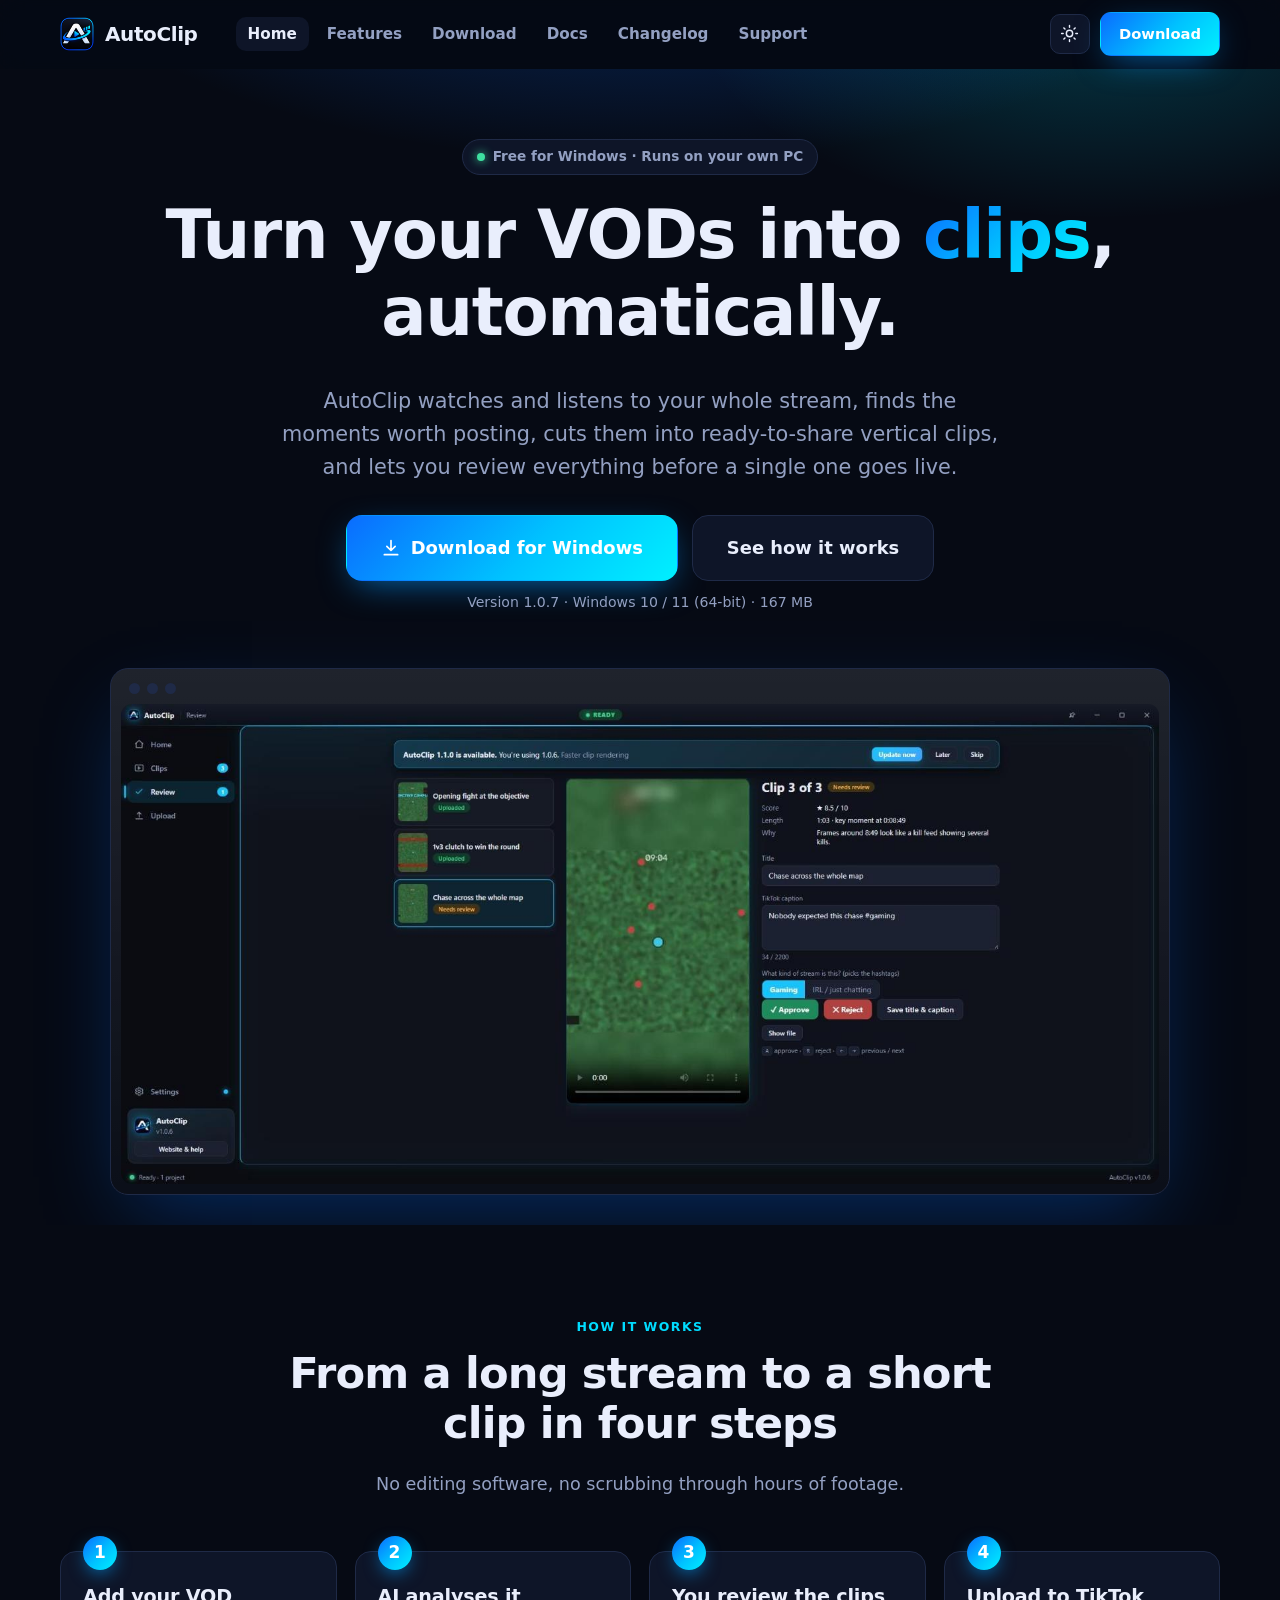
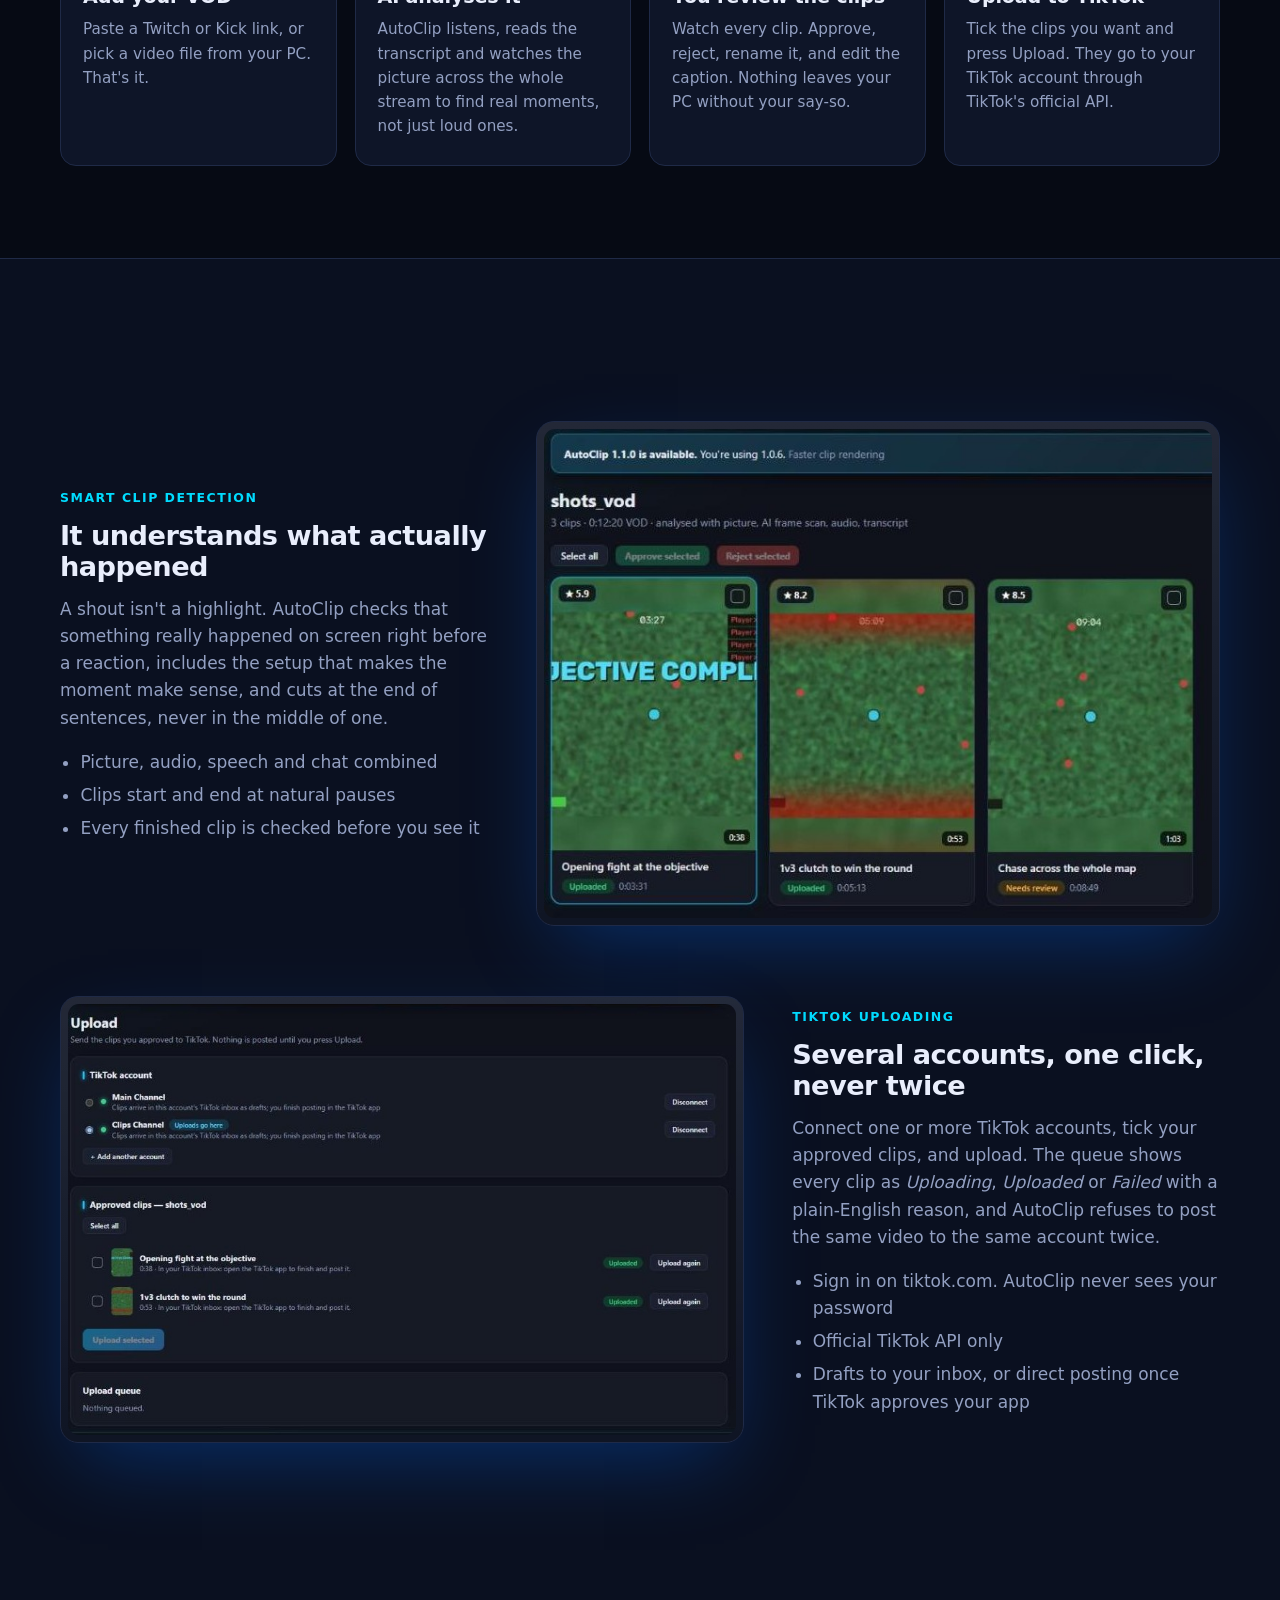
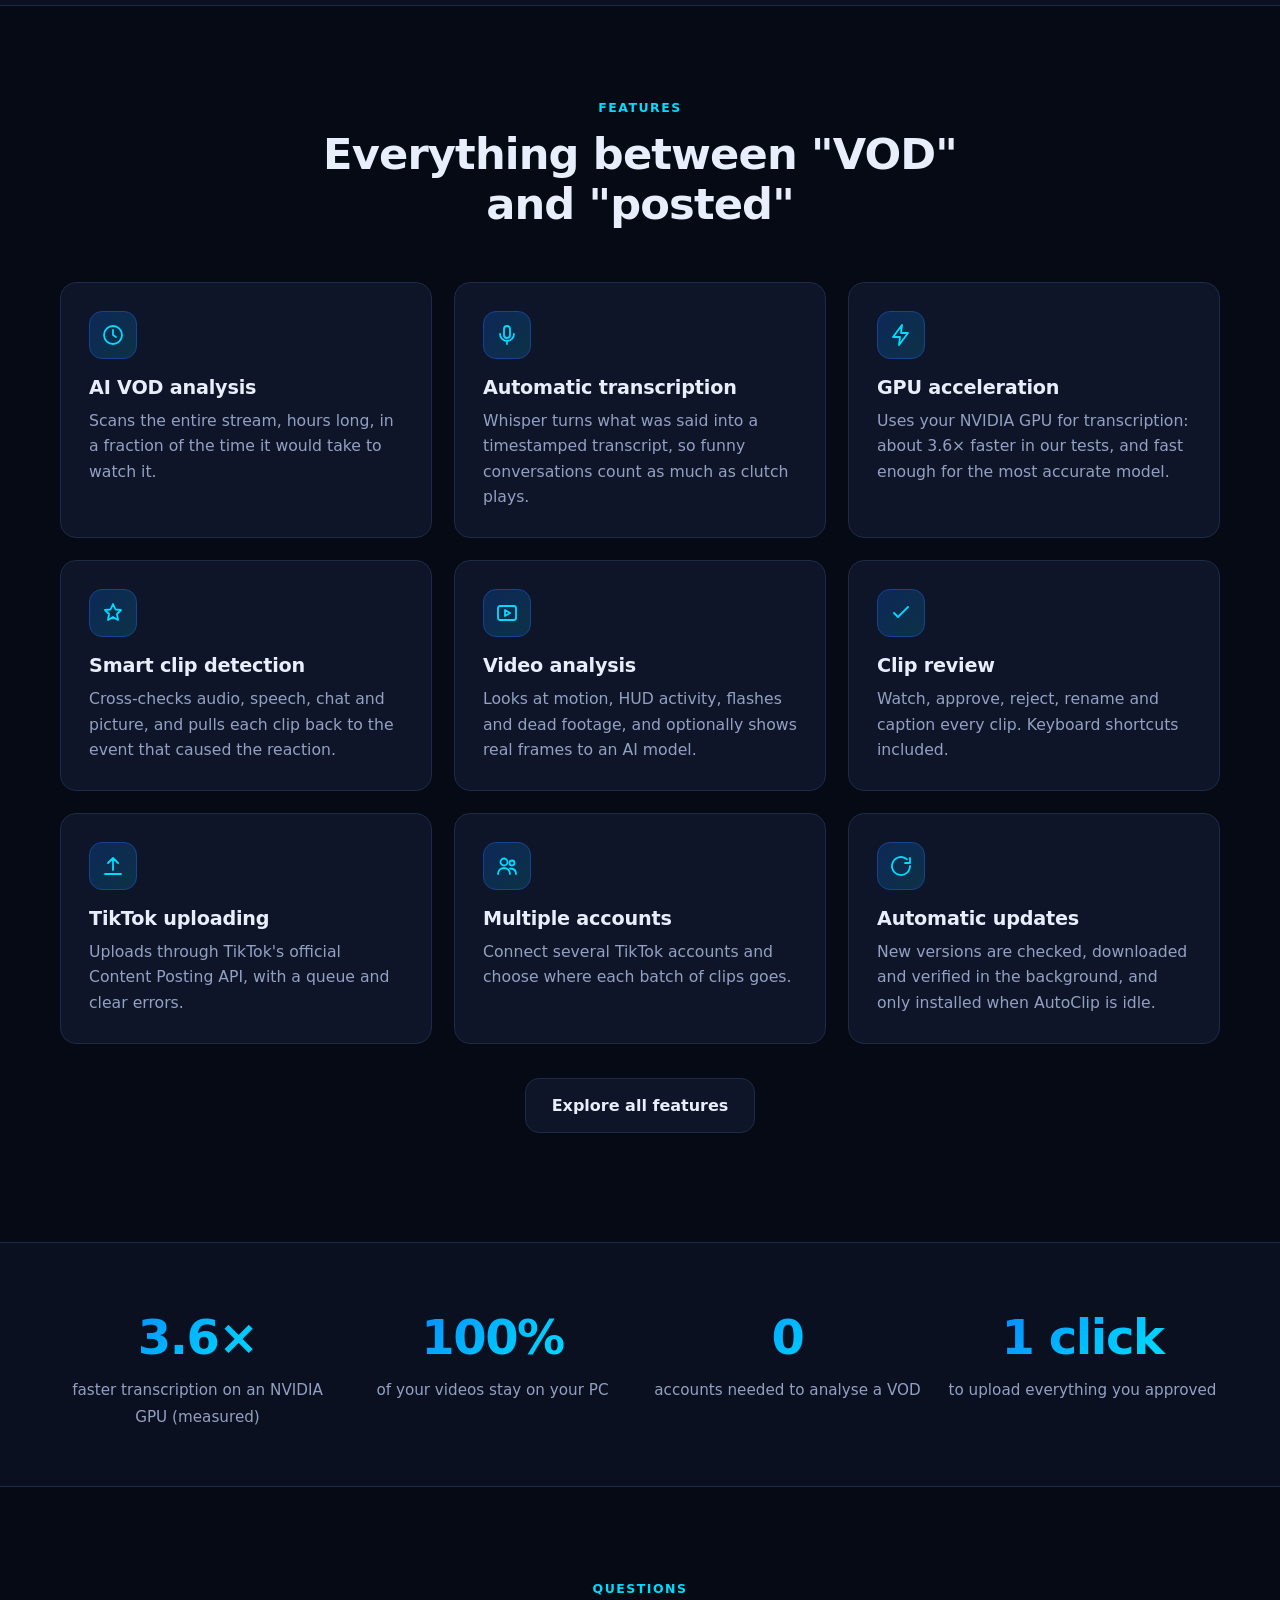
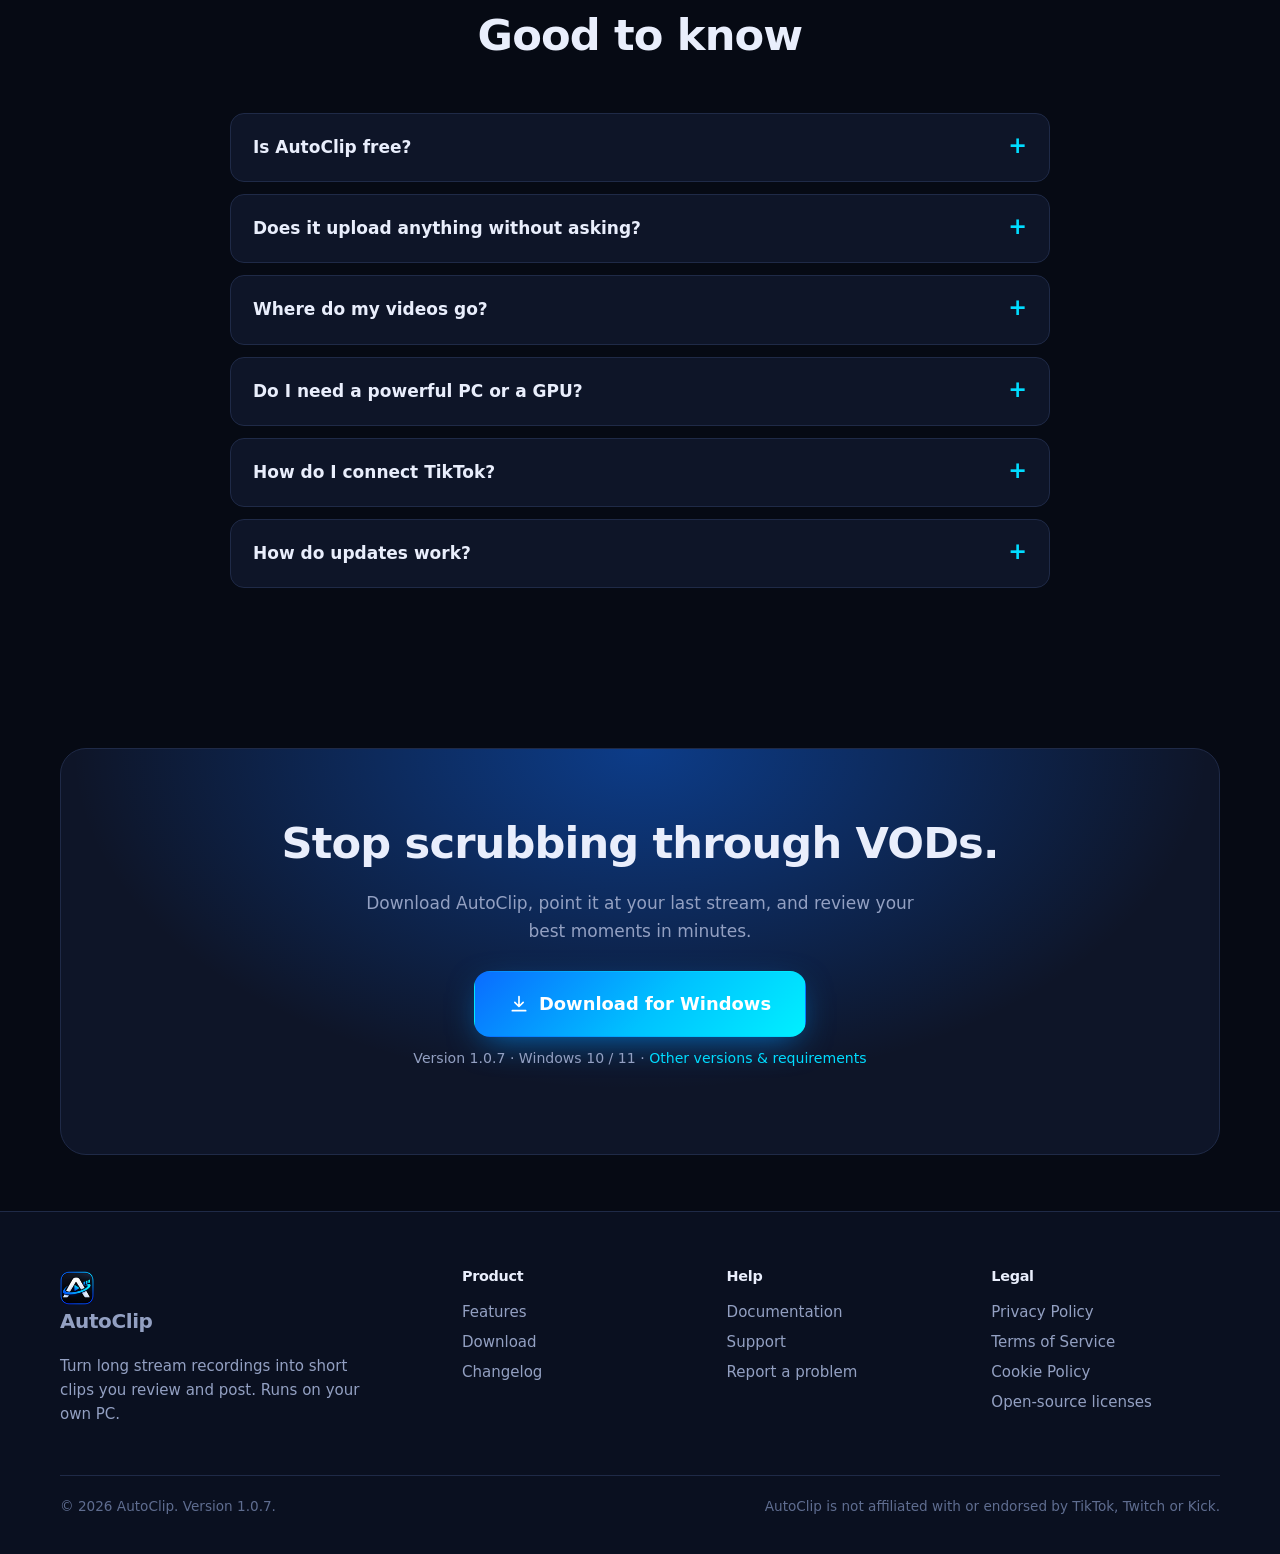
<file: index.html>
<!doctype html>
<html lang="en" data-base="">
<head>
  <meta charset="utf-8">
  <meta name="viewport" content="width=device-width, initial-scale=1">
  <title>AutoClip - Turn your VODs into clips, automatically</title>
  <meta name="description" content="AutoClip is a Windows app that finds the best moments in your stream VODs, cuts them into vertical clips, lets you review everything, and uploads the ones you approve to TikTok.">
  <meta name="theme-color" content="#060a14">
  <link rel="canonical" href="https://saberapexyt-commits.github.io/autoclip-app/">
  <link rel="icon" type="image/png" sizes="32x32" href="assets/img/icon-32.png">
  <link rel="apple-touch-icon" href="assets/img/icon-180.png">
  <meta property="og:type" content="website">
  <meta property="og:site_name" content="AutoClip">
  <meta property="og:title" content="AutoClip - Turn your VODs into clips, automatically">
  <meta property="og:description" content="AutoClip is a Windows app that finds the best moments in your stream VODs, cuts them into vertical clips, lets you review everything, and uploads the ones you approve to TikTok.">
  <meta property="og:url" content="https://saberapexyt-commits.github.io/autoclip-app/">
  <meta property="og:image" content="https://saberapexyt-commits.github.io/autoclip-app/assets/img/og.png">
  <meta name="twitter:card" content="summary_large_image">
  <link rel="stylesheet" href="assets/css/site.css">
  <script>try{var t=localStorage.getItem("autoclip-theme");if(t)document.documentElement.setAttribute("data-theme",t)}catch(e){}</script>
</head>
<body class="">
<a class="sr" href="#main">Skip to content</a>
<header class="site">
  <div class="wrap nav">
    <a class="brand" href="index.html"><img src="assets/img/icon-64.png" alt="" width="34" height="34">AutoClip</a>
    <ul id="navlinks">
      <li><a href="index.html" class="active" aria-current="page">Home</a></li>
      <li><a href="features.html">Features</a></li>
      <li><a href="download.html">Download</a></li>
      <li><a href="docs.html">Docs</a></li>
      <li><a href="changelog.html">Changelog</a></li>
      <li><a href="support.html">Support</a></li>
    </ul>
    <div class="right">
      <button class="iconbtn" id="themeBtn" aria-label="Switch light / dark theme" title="Light / dark"><svg viewBox="0 0 24 24"><circle cx="12" cy="12" r="4"/><path d="M12 2v2m0 16v2M4.9 4.9l1.4 1.4m11.4 11.4l1.4 1.4M2 12h2m16 0h2M4.9 19.1l1.4-1.4m11.4-11.4l1.4-1.4"/></svg></button>
      <a class="btn small" href="download.html">Download</a>
      <button class="iconbtn" id="menuBtn" aria-label="Menu" aria-expanded="false" aria-controls="navlinks"><svg viewBox="0 0 24 24"><path d="M4 7h16M4 12h16M4 17h16"/></svg></button>
    </div>
  </div>
</header>
<main id="main">
<section class="hero">
  <div class="wrap">
    <div class="pill reveal"><i></i> Free for Windows &middot; Runs on your own PC</div>
    <h1 class="reveal">Turn your VODs into <span class="gradtext">clips</span>,<br>automatically.</h1>
    <p class="lead reveal">AutoClip watches and listens to your whole stream, finds the moments worth posting, cuts them into ready-to-share vertical clips, and lets you review everything before a single one goes live.</p>
    <div class="cta reveal">
      <a class="btn big" data-fill="href" href="https://github.com/saberapexyt-commits/autoclip-app/releases/download/v1.0.7/AutoClip-Setup-1.0.7.exe"><svg viewBox="0 0 24 24"><path d="M12 3v12m0 0l-5-5m5 5l5-5M4 20h16"/></svg>Download for Windows</a>
      <a class="btn big ghost" href="#how">See how it works</a>
    </div>
    <p class="sub reveal">Version <span data-fill="version">1.0.7</span> &middot; Windows 10 / 11 (64-bit) &middot; <span data-fill="size">167 MB</span></p>
    <div class="shot reveal">
      <div class="bar"><i></i><i></i><i></i></div>
      <img src="assets/img/shot-review.jpg" alt="AutoClip's Review screen: a vertical clip playing next to its score, title and caption, with Approve and Reject buttons" width="1568" height="726">
    </div>
  </div>
</section>

<section id="how">
  <div class="wrap">
    <div class="sechead reveal"><div class="kicker">How it works</div><h2>From a long stream to a short clip in four steps</h2>
      <p>No editing software, no scrubbing through hours of footage.</p></div>
    <div class="steps">
      <div class="step reveal"><h3>Add your VOD</h3><p>Paste a Twitch or Kick link, or pick a video file from your PC. That's it.</p></div>
      <div class="step reveal"><h3>AI analyses it</h3><p>AutoClip listens, reads the transcript and watches the picture across the whole stream to find real moments, not just loud ones.</p></div>
      <div class="step reveal"><h3>You review the clips</h3><p>Watch every clip. Approve, reject, rename it, and edit the caption. Nothing leaves your PC without your say-so.</p></div>
      <div class="step reveal"><h3>Upload to TikTok</h3><p>Tick the clips you want and press Upload. They go to your TikTok account through TikTok's official API.</p></div>
    </div>
  </div>
</section>

<section class="alt">
  <div class="wrap">
    <div class="row">
      <div class="txt reveal"><div class="kicker">Smart clip detection</div><h3>It understands what actually happened</h3>
        <p>A shout isn't a highlight. AutoClip checks that something really happened on screen right before a reaction, includes the setup that makes the moment make sense, and cuts at the end of sentences, never in the middle of one.</p>
        <ul><li>Picture, audio, speech and chat combined</li><li>Clips start and end at natural pauses</li><li>Every finished clip is checked before you see it</li></ul></div>
      <div class="shot reveal"><img src="assets/img/shot-clips-crop.jpg" alt="The Clips screen: a grid of generated clips with previews, scores and status" loading="lazy" width="710" height="520"></div>
    </div>
    <div class="row flip">
      <div class="shot reveal"><img src="assets/img/shot-upload-crop.jpg" alt="The Upload screen: two connected TikTok accounts and an upload queue showing uploaded clips" loading="lazy" width="930" height="600"></div>
      <div class="txt reveal"><div class="kicker">TikTok uploading</div><h3>Several accounts, one click, never twice</h3>
        <p>Connect one or more TikTok accounts, tick your approved clips, and upload. The queue shows every clip as <i>Uploading</i>, <i>Uploaded</i> or <i>Failed</i> with a plain-English reason, and AutoClip refuses to post the same video to the same account twice.</p>
        <ul><li>Sign in on tiktok.com. AutoClip never sees your password</li><li>Official TikTok API only</li><li>Drafts to your inbox, or direct posting once TikTok approves your app</li></ul></div>
    </div>
  </div>
</section>

<section>
  <div class="wrap">
    <div class="sechead reveal"><div class="kicker">Features</div><h2>Everything between "VOD" and "posted"</h2></div>
    <div class="grid g3">
      <div class="card reveal"><div class="ico"><svg viewBox="0 0 24 24"><circle cx="12" cy="12" r="9"/><path d="M12 7v5l3 2"/></svg></div><h3>AI VOD analysis</h3><p>Scans the entire stream, hours long, in a fraction of the time it would take to watch it.</p></div>
      <div class="card reveal"><div class="ico"><svg viewBox="0 0 24 24"><rect x="9" y="3" width="6" height="12" rx="3"/><path d="M5 11a7 7 0 0014 0M12 18v3"/></svg></div><h3>Automatic transcription</h3><p>Whisper turns what was said into a timestamped transcript, so funny conversations count as much as clutch plays.</p></div>
      <div class="card reveal"><div class="ico"><svg viewBox="0 0 24 24"><path d="M13 2L4 14h7l-1 8 9-12h-7z"/></svg></div><h3>GPU acceleration</h3><p>Uses your NVIDIA GPU for transcription: about 3.6× faster in our tests, and fast enough for the most accurate model.</p></div>
      <div class="card reveal"><div class="ico"><svg viewBox="0 0 24 24"><path d="M12 3l2.5 5.5L20 9l-4 4 1 6-5-3-5 3 1-6-4-4 5.5-.5z"/></svg></div><h3>Smart clip detection</h3><p>Cross-checks audio, speech, chat and picture, and pulls each clip back to the event that caused the reaction.</p></div>
      <div class="card reveal"><div class="ico"><svg viewBox="0 0 24 24"><rect x="3" y="5" width="18" height="14" rx="2"/><path d="M10 9l5 3-5 3z"/></svg></div><h3>Video analysis</h3><p>Looks at motion, HUD activity, flashes and dead footage, and optionally shows real frames to an AI model.</p></div>
      <div class="card reveal"><div class="ico"><svg viewBox="0 0 24 24"><path d="M5 12l4 4 10-10"/></svg></div><h3>Clip review</h3><p>Watch, approve, reject, rename and caption every clip. Keyboard shortcuts included.</p></div>
      <div class="card reveal"><div class="ico"><svg viewBox="0 0 24 24"><path d="M12 16V4M7 9l5-5 5 5M4 20h16"/></svg></div><h3>TikTok uploading</h3><p>Uploads through TikTok's official Content Posting API, with a queue and clear errors.</p></div>
      <div class="card reveal"><div class="ico"><svg viewBox="0 0 24 24"><circle cx="9" cy="8" r="3.5"/><circle cx="17" cy="9" r="2.5"/><path d="M3 20c0-3.5 2.7-6 6-6s6 2.5 6 6M15 14.5c3 0 6 1.5 6 5.5"/></svg></div><h3>Multiple accounts</h3><p>Connect several TikTok accounts and choose where each batch of clips goes.</p></div>
      <div class="card reveal"><div class="ico"><svg viewBox="0 0 24 24"><path d="M21 12a9 9 0 11-3-6.7M21 4v5h-5"/></svg></div><h3>Automatic updates</h3><p>New versions are checked, downloaded and verified in the background, and only installed when AutoClip is idle.</p></div>
    </div>
    <p class="center reveal" style="margin-top:34px"><a class="btn ghost" href="features.html">Explore all features</a></p>
  </div>
</section>

<section class="alt tight">
  <div class="wrap">
    <div class="stats">
      <div class="stat reveal"><b>3.6×</b><span>faster transcription on an NVIDIA GPU (measured)</span></div>
      <div class="stat reveal"><b>100%</b><span>of your videos stay on your PC</span></div>
      <div class="stat reveal"><b>0</b><span>accounts needed to analyse a VOD</span></div>
      <div class="stat reveal"><b>1&nbsp;click</b><span>to upload everything you approved</span></div>
    </div>
  </div>
</section>

<section>
  <div class="wrap" style="max-width:820px">
    <div class="sechead reveal"><div class="kicker">Questions</div><h2>Good to know</h2></div>
    <details class="faq reveal"><summary>Is AutoClip free?</summary><p>Yes. AutoClip itself is free to download and use. Optional extras you choose to add (a Claude API key for AI frame review, for example) are billed by those providers, never by us.</p></details>
    <details class="faq reveal"><summary>Does it upload anything without asking?</summary><p>No. Clips are only uploaded after you approve them and press Upload. You can review, rename and caption every clip first.</p></details>
    <details class="faq reveal"><summary>Where do my videos go?</summary><p>Nowhere. Analysis runs on your PC. If you add an optional Claude API key, a few still frames and transcript excerpts of candidate clips are sent to Anthropic for review, and nothing else leaves your computer. See the <a href="privacy.html">Privacy Policy</a>.</p></details>
    <details class="faq reveal"><summary>Do I need a powerful PC or a GPU?</summary><p>No. AutoClip works on any modern Windows 10/11 PC. An NVIDIA GPU makes transcription several times faster and is a one-click optional setup.</p></details>
    <details class="faq reveal"><summary>How do I connect TikTok?</summary><p>AutoClip uses TikTok's official API, which needs a free TikTok developer app. The <a href="docs.html#tiktok">documentation</a> walks through it step by step, and each person connects their own account on tiktok.com.</p></details>
    <details class="faq reveal"><summary>How do updates work?</summary><p>AutoClip checks for new versions in the background, downloads and verifies them, and asks you before installing. It never updates while it's busy with a VOD, and your settings, accounts and clips are kept.</p></details>
  </div>
</section>

<section class="tight">
  <div class="wrap">
    <div class="cta-band reveal">
      <h2>Stop scrubbing through VODs.</h2>
      <p class="muted" style="max-width:560px;margin:0 auto 26px">Download AutoClip, point it at your last stream, and review your best moments in minutes.</p>
      <div class="cta"><a class="btn big" data-fill="href" href="https://github.com/saberapexyt-commits/autoclip-app/releases/download/v1.0.7/AutoClip-Setup-1.0.7.exe"><svg viewBox="0 0 24 24"><path d="M12 3v12m0 0l-5-5m5 5l5-5M4 20h16"/></svg>Download for Windows</a></div>
      <p class="sub">Version <span data-fill="version">1.0.7</span> &middot; Windows 10 / 11 &middot; <a href="download.html">Other versions &amp; requirements</a></p>
    </div>
  </div>
</section>

</main>
<footer class="site">
  <div class="wrap">
    <div class="fgrid">
      <div>
        <a class="brand" href="index.html"><img src="assets/img/icon-64.png" alt="" width="34" height="34">AutoClip</a>
        <p style="margin-top:14px;max-width:320px">Turn long stream recordings into short clips you review and post. Runs on your own PC.</p>
      </div>
      <div><h4>Product</h4><a href="features.html">Features</a><a href="download.html">Download</a><a href="changelog.html">Changelog</a></div>
      <div><h4>Help</h4><a href="docs.html">Documentation</a><a href="support.html">Support</a><a href="https://github.com/saberapexyt-commits/autoclip-app/issues">Report a problem</a></div>
      <div><h4>Legal</h4><a href="privacy.html">Privacy Policy</a><a href="terms.html">Terms of Service</a><a href="cookies.html">Cookie Policy</a><a href="licenses.html">Open-source licenses</a></div>
    </div>
    <div class="fine"><span>© 2026 AutoClip. Version 1.0.7.</span><span>AutoClip is not affiliated with or endorsed by TikTok, Twitch or Kick.</span></div>
  </div>
</footer>
<script src="assets/js/site.js" defer></script>
</body>
</html>
</file>
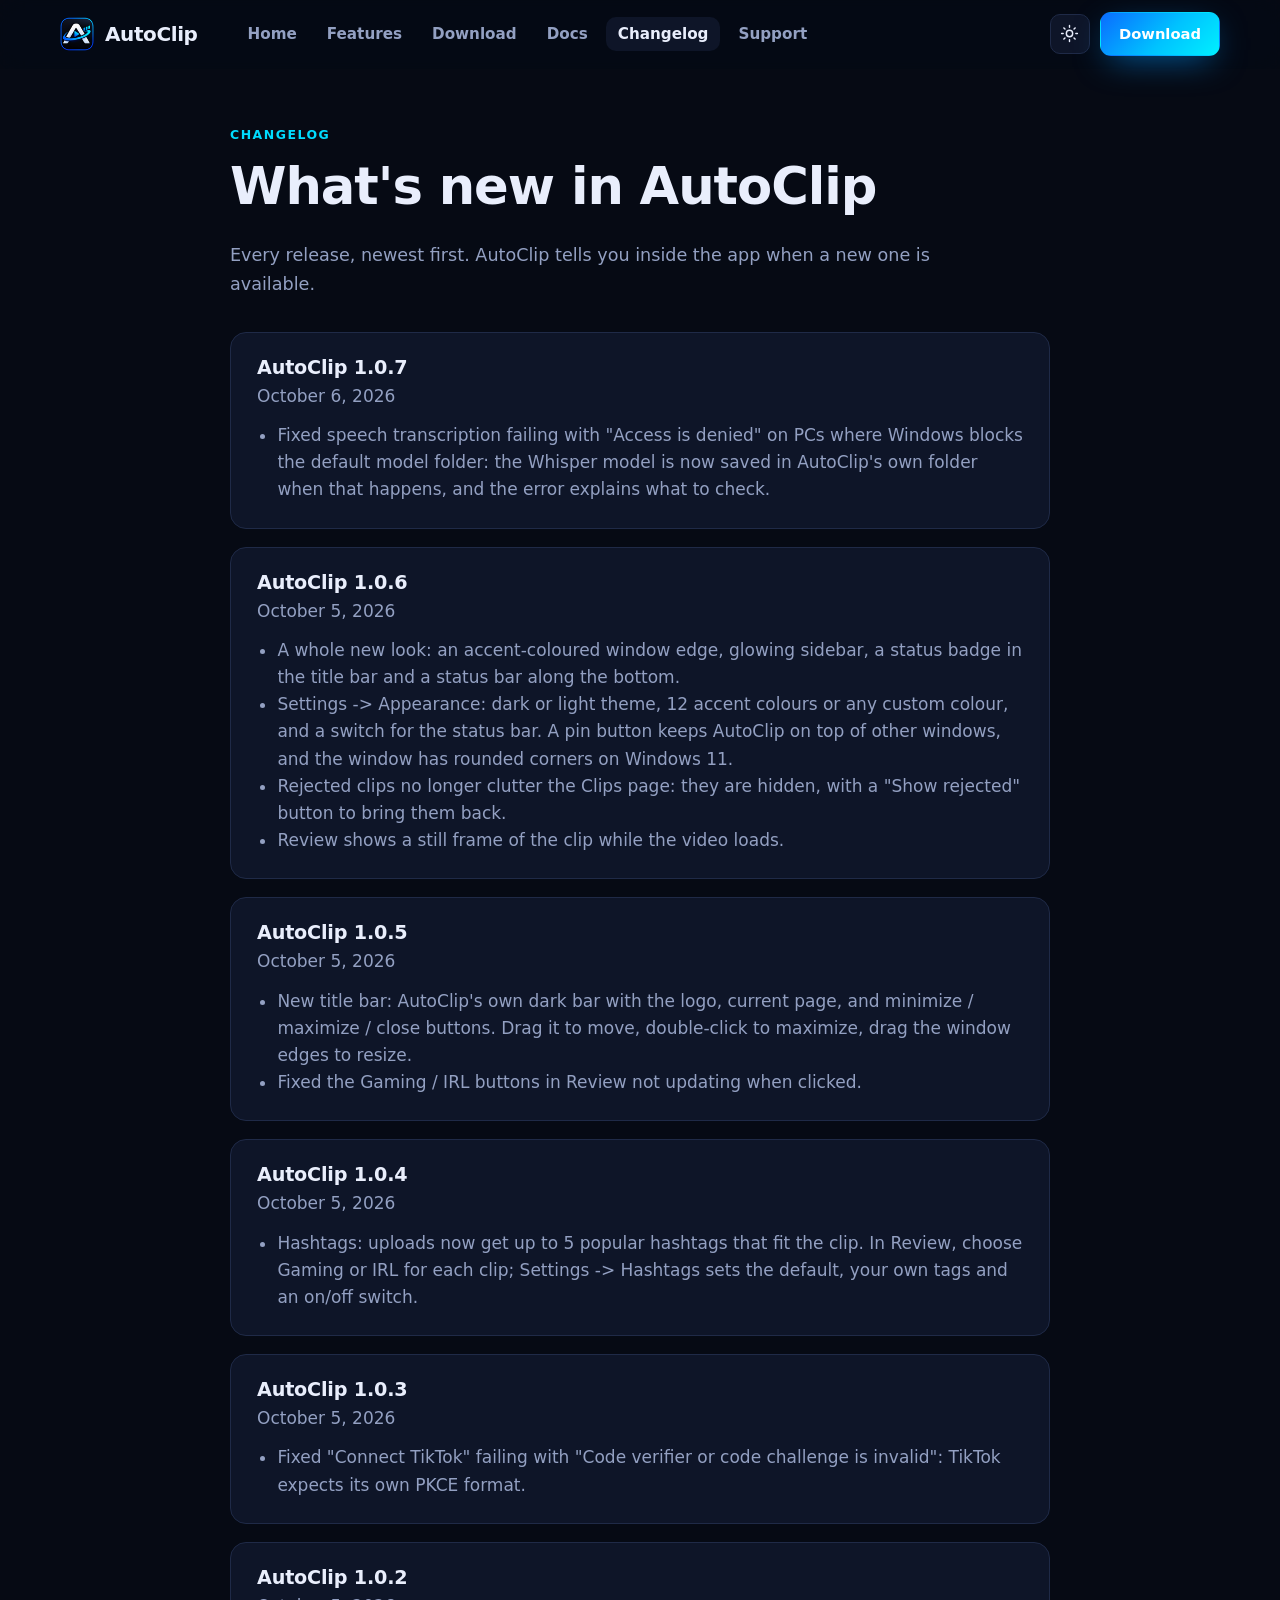
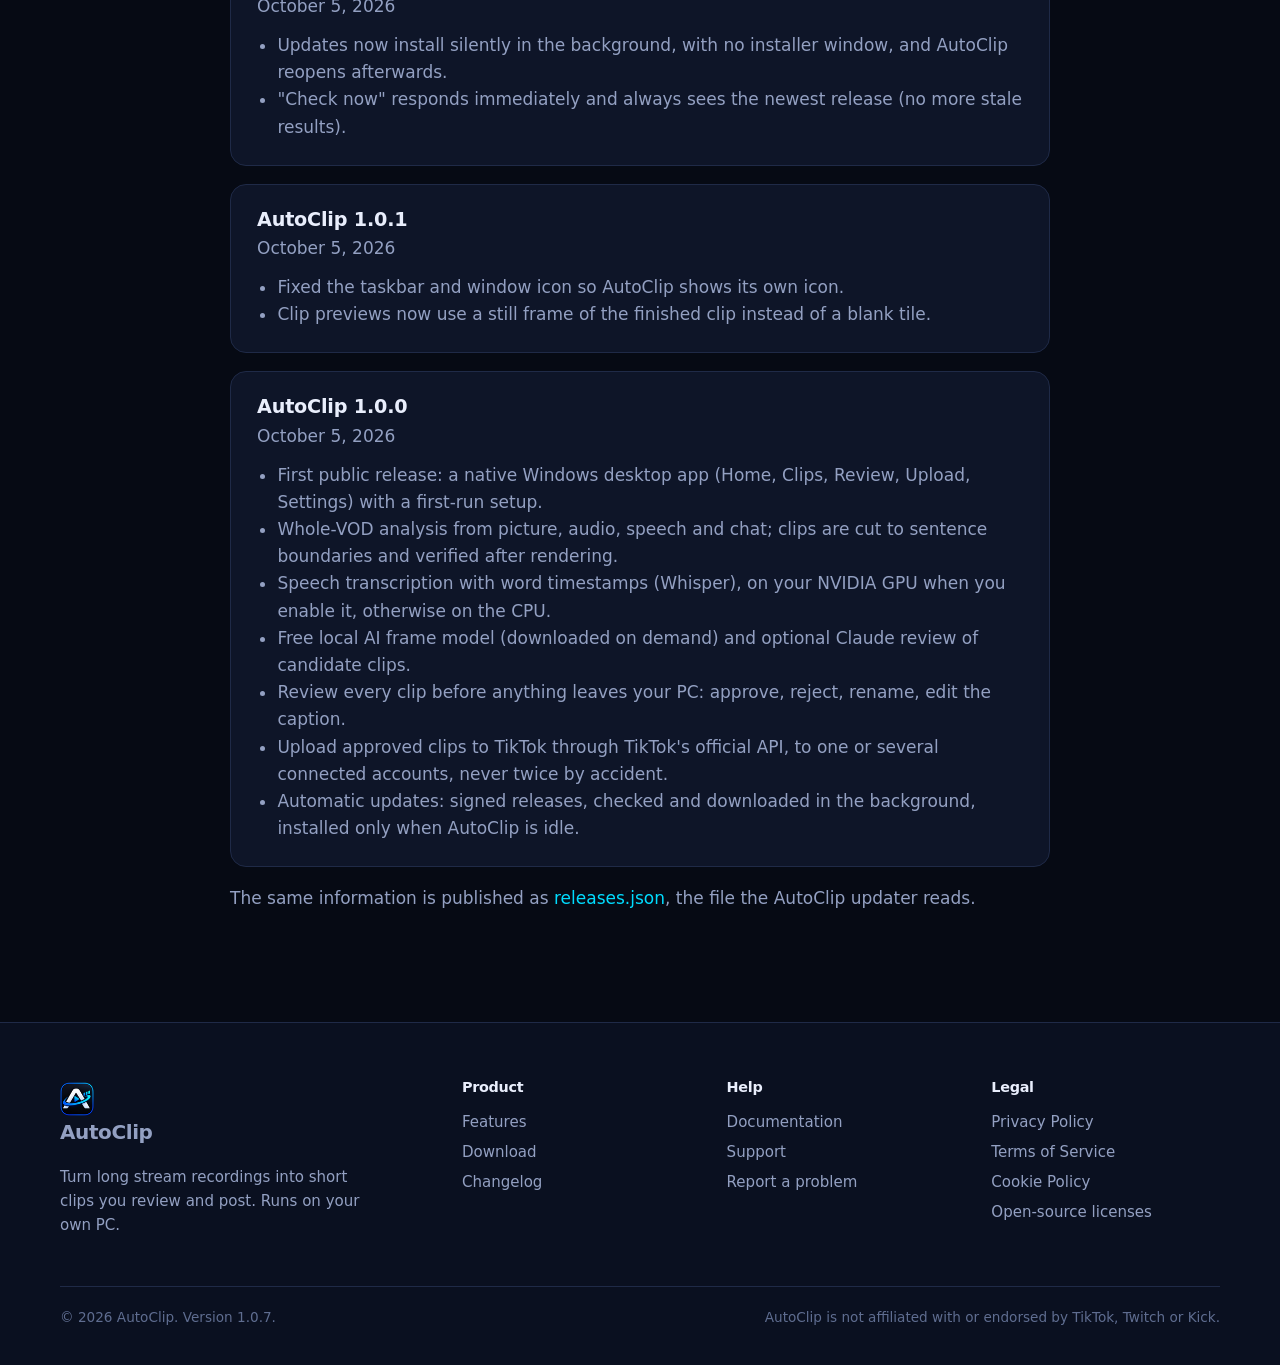
<file: changelog.html>
<!doctype html>
<html lang="en" data-base="">
<head>
  <meta charset="utf-8">
  <meta name="viewport" content="width=device-width, initial-scale=1">
  <title>Changelog - AutoClip</title>
  <meta name="description" content="Every AutoClip release and what changed in it.">
  <meta name="theme-color" content="#060a14">
  <link rel="canonical" href="https://saberapexyt-commits.github.io/autoclip-app/changelog.html">
  <link rel="icon" type="image/png" sizes="32x32" href="assets/img/icon-32.png">
  <link rel="apple-touch-icon" href="assets/img/icon-180.png">
  <meta property="og:type" content="website">
  <meta property="og:site_name" content="AutoClip">
  <meta property="og:title" content="Changelog - AutoClip">
  <meta property="og:description" content="Every AutoClip release and what changed in it.">
  <meta property="og:url" content="https://saberapexyt-commits.github.io/autoclip-app/changelog.html">
  <meta property="og:image" content="https://saberapexyt-commits.github.io/autoclip-app/assets/img/og.png">
  <meta name="twitter:card" content="summary_large_image">
  <link rel="stylesheet" href="assets/css/site.css">
  <script>try{var t=localStorage.getItem("autoclip-theme");if(t)document.documentElement.setAttribute("data-theme",t)}catch(e){}</script>
</head>
<body class="">
<a class="sr" href="#main">Skip to content</a>
<header class="site">
  <div class="wrap nav">
    <a class="brand" href="index.html"><img src="assets/img/icon-64.png" alt="" width="34" height="34">AutoClip</a>
    <ul id="navlinks">
      <li><a href="index.html">Home</a></li>
      <li><a href="features.html">Features</a></li>
      <li><a href="download.html">Download</a></li>
      <li><a href="docs.html">Docs</a></li>
      <li><a href="changelog.html" class="active" aria-current="page">Changelog</a></li>
      <li><a href="support.html">Support</a></li>
    </ul>
    <div class="right">
      <button class="iconbtn" id="themeBtn" aria-label="Switch light / dark theme" title="Light / dark"><svg viewBox="0 0 24 24"><circle cx="12" cy="12" r="4"/><path d="M12 2v2m0 16v2M4.9 4.9l1.4 1.4m11.4 11.4l1.4 1.4M2 12h2m16 0h2M4.9 19.1l1.4-1.4m11.4-11.4l1.4-1.4"/></svg></button>
      <a class="btn small" href="download.html">Download</a>
      <button class="iconbtn" id="menuBtn" aria-label="Menu" aria-expanded="false" aria-controls="navlinks"><svg viewBox="0 0 24 24"><path d="M4 7h16M4 12h16M4 17h16"/></svg></button>
    </div>
  </div>
</header>
<main id="main">
<section style="padding-top:56px">
  <div class="wrap" style="max-width:820px">
    <div class="sechead reveal" style="margin:0 0 34px;text-align:left"><div class="kicker">Changelog</div><h1 style="font-size:clamp(2.2rem,4.6vw,3.2rem)">What's new in AutoClip</h1>
      <p>Every release, newest first. AutoClip tells you inside the app when a new one is available.</p></div>
    <div id="releaseList"><div class="rel"><h3>AutoClip 1.0.7</h3><div class="muted">October 6, 2026</div><ul><li>Fixed speech transcription failing with &quot;Access is denied&quot; on PCs where Windows blocks the default model folder: the Whisper model is now saved in AutoClip&#x27;s own folder when that happens, and the error explains what to check.</li></ul></div><div class="rel"><h3>AutoClip 1.0.6</h3><div class="muted">October 5, 2026</div><ul><li>A whole new look: an accent-coloured window edge, glowing sidebar, a status badge in the title bar and a status bar along the bottom.</li><li>Settings -&gt; Appearance: dark or light theme, 12 accent colours or any custom colour, and a switch for the status bar. A pin button keeps AutoClip on top of other windows, and the window has rounded corners on Windows 11.</li><li>Rejected clips no longer clutter the Clips page: they are hidden, with a &quot;Show rejected&quot; button to bring them back.</li><li>Review shows a still frame of the clip while the video loads.</li></ul></div><div class="rel"><h3>AutoClip 1.0.5</h3><div class="muted">October 5, 2026</div><ul><li>New title bar: AutoClip&#x27;s own dark bar with the logo, current page, and minimize / maximize / close buttons. Drag it to move, double-click to maximize, drag the window edges to resize.</li><li>Fixed the Gaming / IRL buttons in Review not updating when clicked.</li></ul></div><div class="rel"><h3>AutoClip 1.0.4</h3><div class="muted">October 5, 2026</div><ul><li>Hashtags: uploads now get up to 5 popular hashtags that fit the clip. In Review, choose Gaming or IRL for each clip; Settings -&gt; Hashtags sets the default, your own tags and an on/off switch.</li></ul></div><div class="rel"><h3>AutoClip 1.0.3</h3><div class="muted">October 5, 2026</div><ul><li>Fixed &quot;Connect TikTok&quot; failing with &quot;Code verifier or code challenge is invalid&quot;: TikTok expects its own PKCE format.</li></ul></div><div class="rel"><h3>AutoClip 1.0.2</h3><div class="muted">October 5, 2026</div><ul><li>Updates now install silently in the background, with no installer window, and AutoClip reopens afterwards.</li><li>&quot;Check now&quot; responds immediately and always sees the newest release (no more stale results).</li></ul></div><div class="rel"><h3>AutoClip 1.0.1</h3><div class="muted">October 5, 2026</div><ul><li>Fixed the taskbar and window icon so AutoClip shows its own icon.</li><li>Clip previews now use a still frame of the finished clip instead of a blank tile.</li></ul></div><div class="rel"><h3>AutoClip 1.0.0</h3><div class="muted">October 5, 2026</div><ul><li>First public release: a native Windows desktop app (Home, Clips, Review, Upload, Settings) with a first-run setup.</li><li>Whole-VOD analysis from picture, audio, speech and chat; clips are cut to sentence boundaries and verified after rendering.</li><li>Speech transcription with word timestamps (Whisper), on your NVIDIA GPU when you enable it, otherwise on the CPU.</li><li>Free local AI frame model (downloaded on demand) and optional Claude review of candidate clips.</li><li>Review every clip before anything leaves your PC: approve, reject, rename, edit the caption.</li><li>Upload approved clips to TikTok through TikTok&#x27;s official API, to one or several connected accounts, never twice by accident.</li><li>Automatic updates: signed releases, checked and downloaded in the background, installed only when AutoClip is idle.</li></ul></div></div>
    <p class="muted">The same information is published as <a href="releases.json">releases.json</a>, the file the AutoClip updater reads.</p>
  </div>
</section>

</main>
<footer class="site">
  <div class="wrap">
    <div class="fgrid">
      <div>
        <a class="brand" href="index.html"><img src="assets/img/icon-64.png" alt="" width="34" height="34">AutoClip</a>
        <p style="margin-top:14px;max-width:320px">Turn long stream recordings into short clips you review and post. Runs on your own PC.</p>
      </div>
      <div><h4>Product</h4><a href="features.html">Features</a><a href="download.html">Download</a><a href="changelog.html">Changelog</a></div>
      <div><h4>Help</h4><a href="docs.html">Documentation</a><a href="support.html">Support</a><a href="https://github.com/saberapexyt-commits/autoclip-app/issues">Report a problem</a></div>
      <div><h4>Legal</h4><a href="privacy.html">Privacy Policy</a><a href="terms.html">Terms of Service</a><a href="cookies.html">Cookie Policy</a><a href="licenses.html">Open-source licenses</a></div>
    </div>
    <div class="fine"><span>© 2026 AutoClip. Version 1.0.7.</span><span>AutoClip is not affiliated with or endorsed by TikTok, Twitch or Kick.</span></div>
  </div>
</footer>
<script src="assets/js/site.js" defer></script>
</body>
</html>
</file>
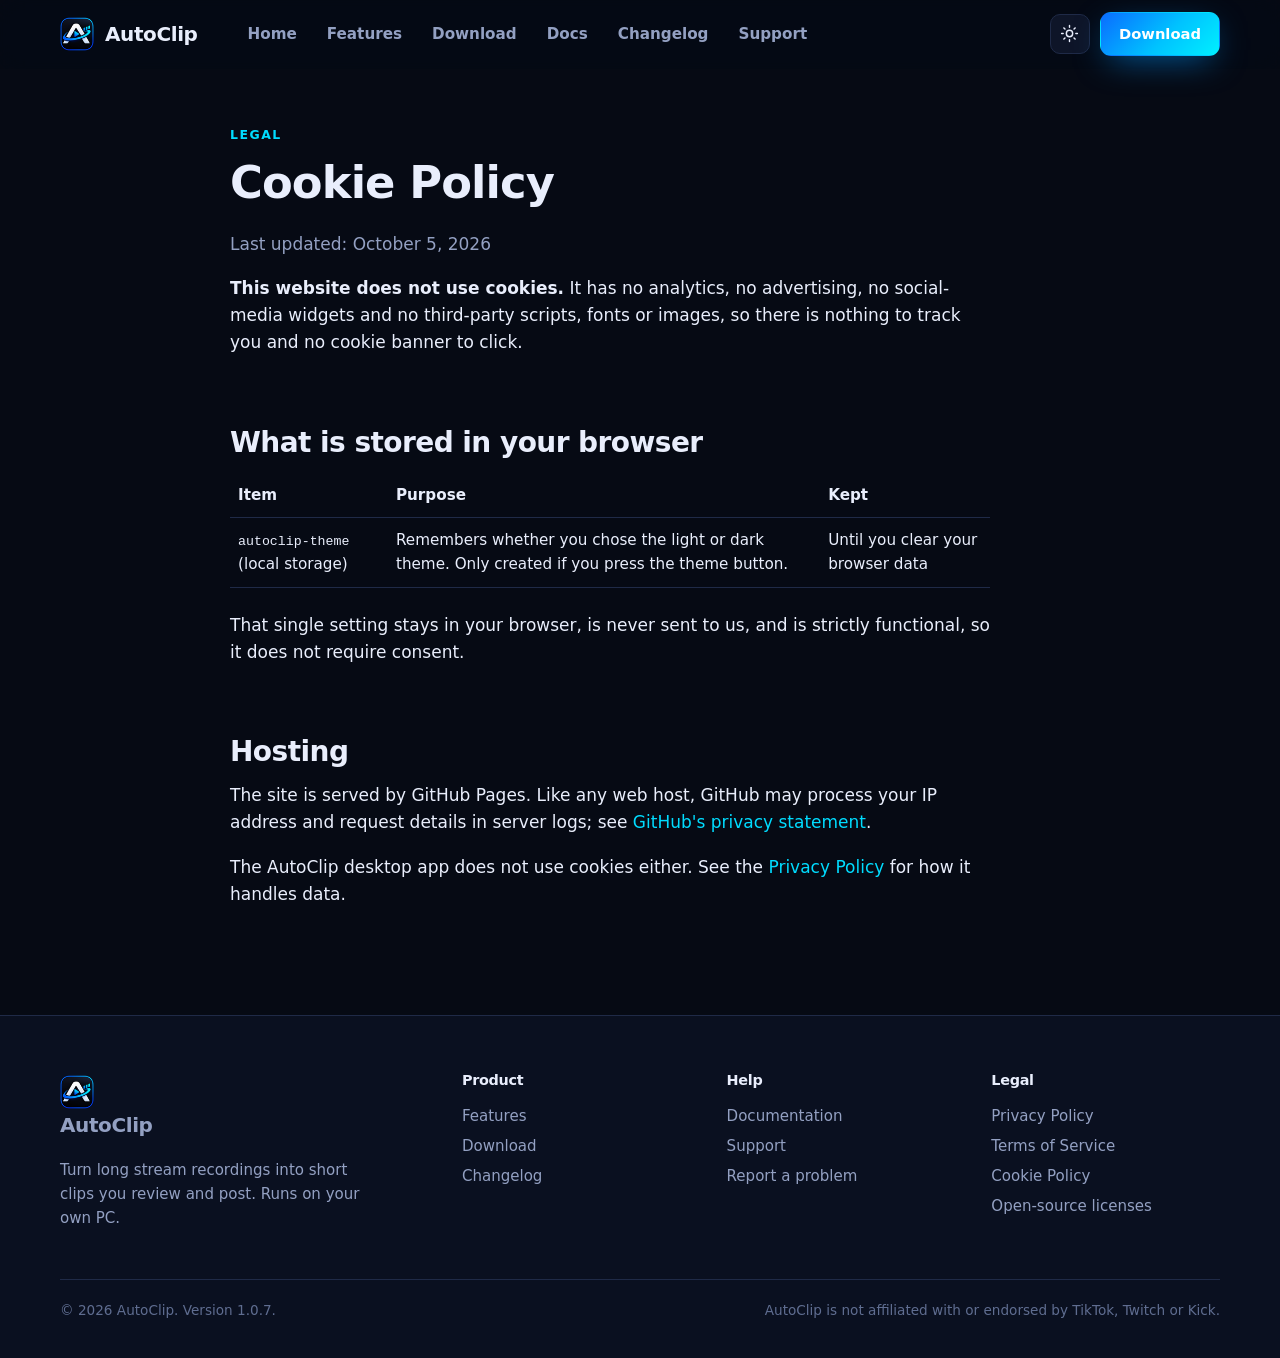
<file: cookies.html>
<!doctype html>
<html lang="en" data-base="">
<head>
  <meta charset="utf-8">
  <meta name="viewport" content="width=device-width, initial-scale=1">
  <title>Cookie Policy - AutoClip</title>
  <meta name="description" content="This website uses no cookies and no tracking. Here is exactly what it stores in your browser.">
  <meta name="theme-color" content="#060a14">
  <link rel="canonical" href="https://saberapexyt-commits.github.io/autoclip-app/cookies.html">
  <link rel="icon" type="image/png" sizes="32x32" href="assets/img/icon-32.png">
  <link rel="apple-touch-icon" href="assets/img/icon-180.png">
  <meta property="og:type" content="website">
  <meta property="og:site_name" content="AutoClip">
  <meta property="og:title" content="Cookie Policy - AutoClip">
  <meta property="og:description" content="This website uses no cookies and no tracking. Here is exactly what it stores in your browser.">
  <meta property="og:url" content="https://saberapexyt-commits.github.io/autoclip-app/cookies.html">
  <meta property="og:image" content="https://saberapexyt-commits.github.io/autoclip-app/assets/img/og.png">
  <meta name="twitter:card" content="summary_large_image">
  <link rel="stylesheet" href="assets/css/site.css">
  <script>try{var t=localStorage.getItem("autoclip-theme");if(t)document.documentElement.setAttribute("data-theme",t)}catch(e){}</script>
</head>
<body class="">
<a class="sr" href="#main">Skip to content</a>
<header class="site">
  <div class="wrap nav">
    <a class="brand" href="index.html"><img src="assets/img/icon-64.png" alt="" width="34" height="34">AutoClip</a>
    <ul id="navlinks">
      <li><a href="index.html">Home</a></li>
      <li><a href="features.html">Features</a></li>
      <li><a href="download.html">Download</a></li>
      <li><a href="docs.html">Docs</a></li>
      <li><a href="changelog.html">Changelog</a></li>
      <li><a href="support.html">Support</a></li>
    </ul>
    <div class="right">
      <button class="iconbtn" id="themeBtn" aria-label="Switch light / dark theme" title="Light / dark"><svg viewBox="0 0 24 24"><circle cx="12" cy="12" r="4"/><path d="M12 2v2m0 16v2M4.9 4.9l1.4 1.4m11.4 11.4l1.4 1.4M2 12h2m16 0h2M4.9 19.1l1.4-1.4m11.4-11.4l1.4-1.4"/></svg></button>
      <a class="btn small" href="download.html">Download</a>
      <button class="iconbtn" id="menuBtn" aria-label="Menu" aria-expanded="false" aria-controls="navlinks"><svg viewBox="0 0 24 24"><path d="M4 7h16M4 12h16M4 17h16"/></svg></button>
    </div>
  </div>
</header>
<main id="main">
<div class="wrap" style="max-width:820px;padding:56px 0 90px">
  <div class="doc" style="display:block;padding:0"><article>
    <div class="kicker">Legal</div>
    <h1>Cookie Policy</h1>
    <p class="muted">Last updated: October 5, 2026</p>
    <p><b>This website does not use cookies.</b> It has no analytics, no advertising, no social-media widgets and no third-party scripts, fonts or images, so there is nothing to track you and no cookie banner to click.</p>
    <h2>What is stored in your browser</h2>
    <table>
      <tr><th>Item</th><th>Purpose</th><th>Kept</th></tr>
      <tr><td><code>autoclip-theme</code> (local storage)</td><td>Remembers whether you chose the light or dark theme. Only created if you press the theme button.</td><td>Until you clear your browser data</td></tr>
    </table>
    <p>That single setting stays in your browser, is never sent to us, and is strictly functional, so it does not require consent.</p>
    <h2>Hosting</h2>
    <p>The site is served by GitHub Pages. Like any web host, GitHub may process your IP address and request details in server logs; see <a href="https://docs.github.com/en/site-policy/privacy-policies/github-general-privacy-statement">GitHub's privacy statement</a>.</p>
    <p>The AutoClip desktop app does not use cookies either. See the <a href="privacy.html">Privacy Policy</a> for how it handles data.</p>
  </article></div>
</div>

</main>
<footer class="site">
  <div class="wrap">
    <div class="fgrid">
      <div>
        <a class="brand" href="index.html"><img src="assets/img/icon-64.png" alt="" width="34" height="34">AutoClip</a>
        <p style="margin-top:14px;max-width:320px">Turn long stream recordings into short clips you review and post. Runs on your own PC.</p>
      </div>
      <div><h4>Product</h4><a href="features.html">Features</a><a href="download.html">Download</a><a href="changelog.html">Changelog</a></div>
      <div><h4>Help</h4><a href="docs.html">Documentation</a><a href="support.html">Support</a><a href="https://github.com/saberapexyt-commits/autoclip-app/issues">Report a problem</a></div>
      <div><h4>Legal</h4><a href="privacy.html">Privacy Policy</a><a href="terms.html">Terms of Service</a><a href="cookies.html">Cookie Policy</a><a href="licenses.html">Open-source licenses</a></div>
    </div>
    <div class="fine"><span>© 2026 AutoClip. Version 1.0.7.</span><span>AutoClip is not affiliated with or endorsed by TikTok, Twitch or Kick.</span></div>
  </div>
</footer>
<script src="assets/js/site.js" defer></script>
</body>
</html>
</file>
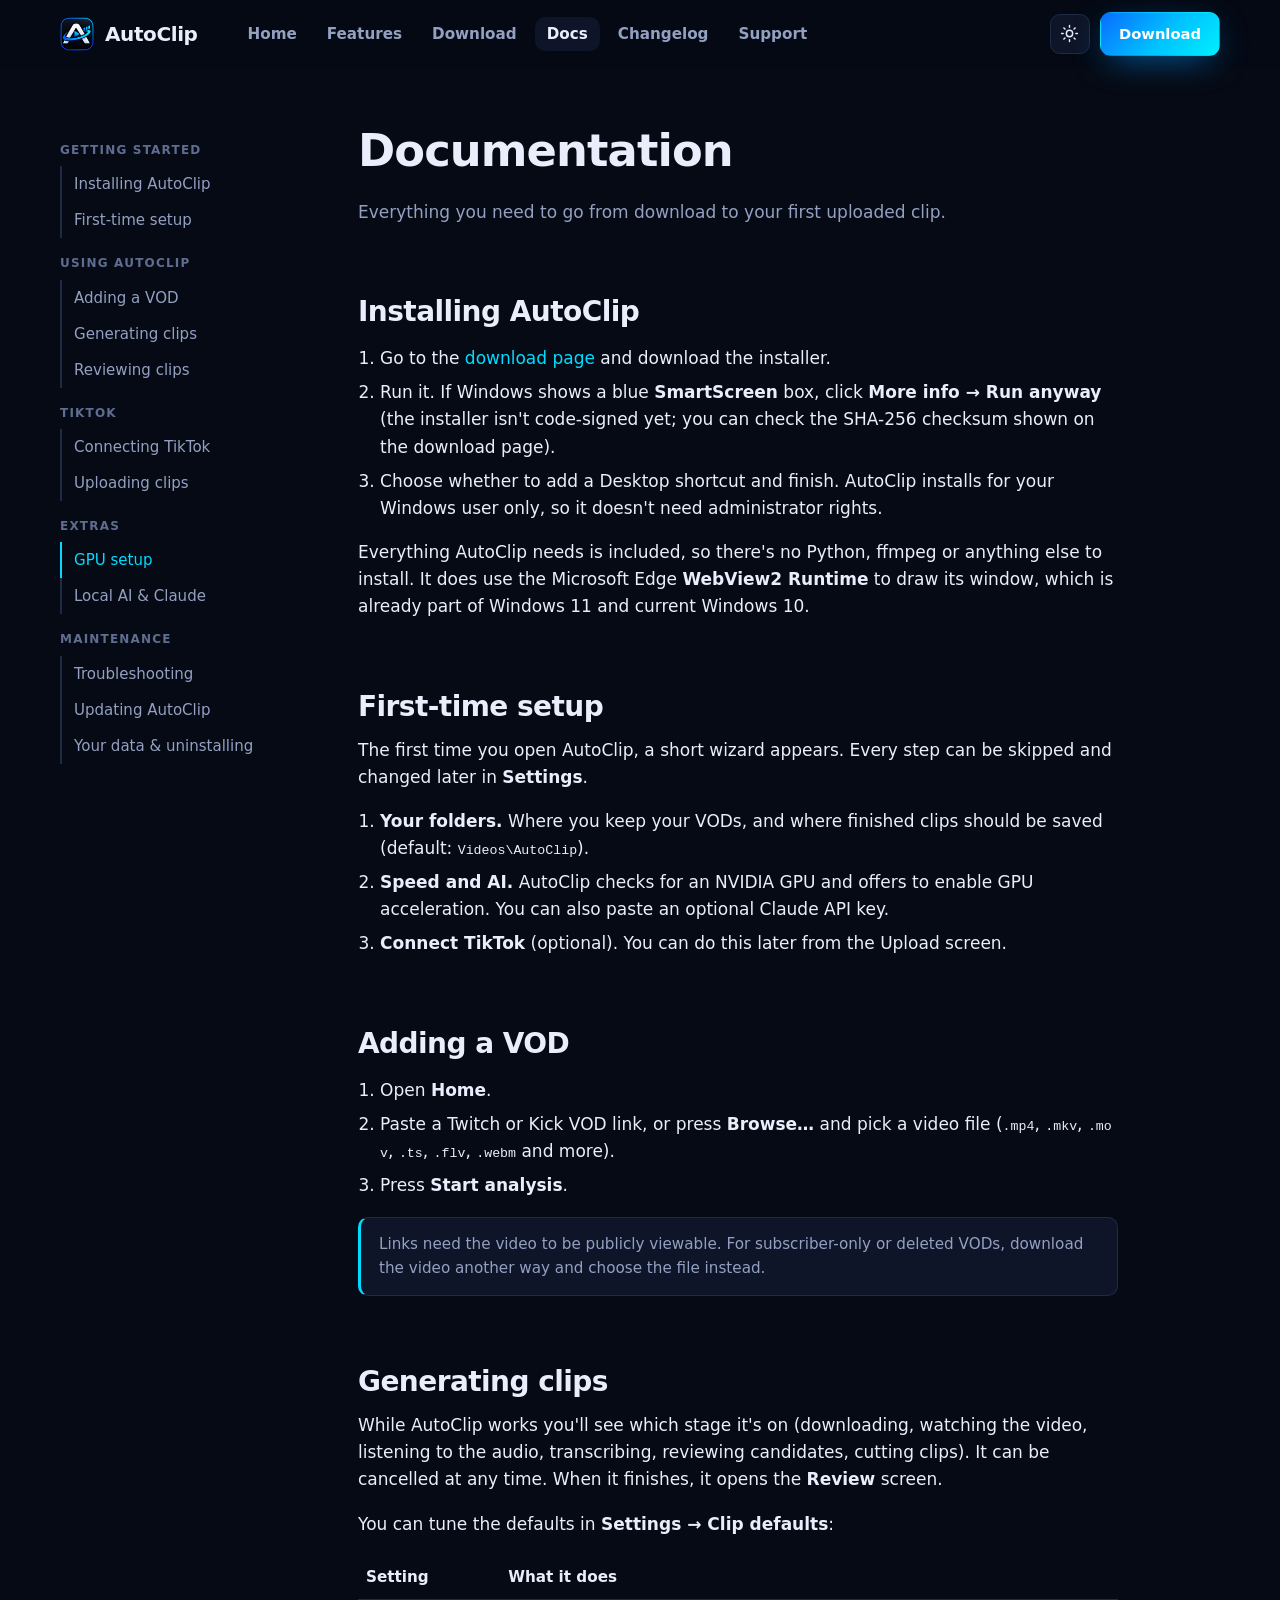
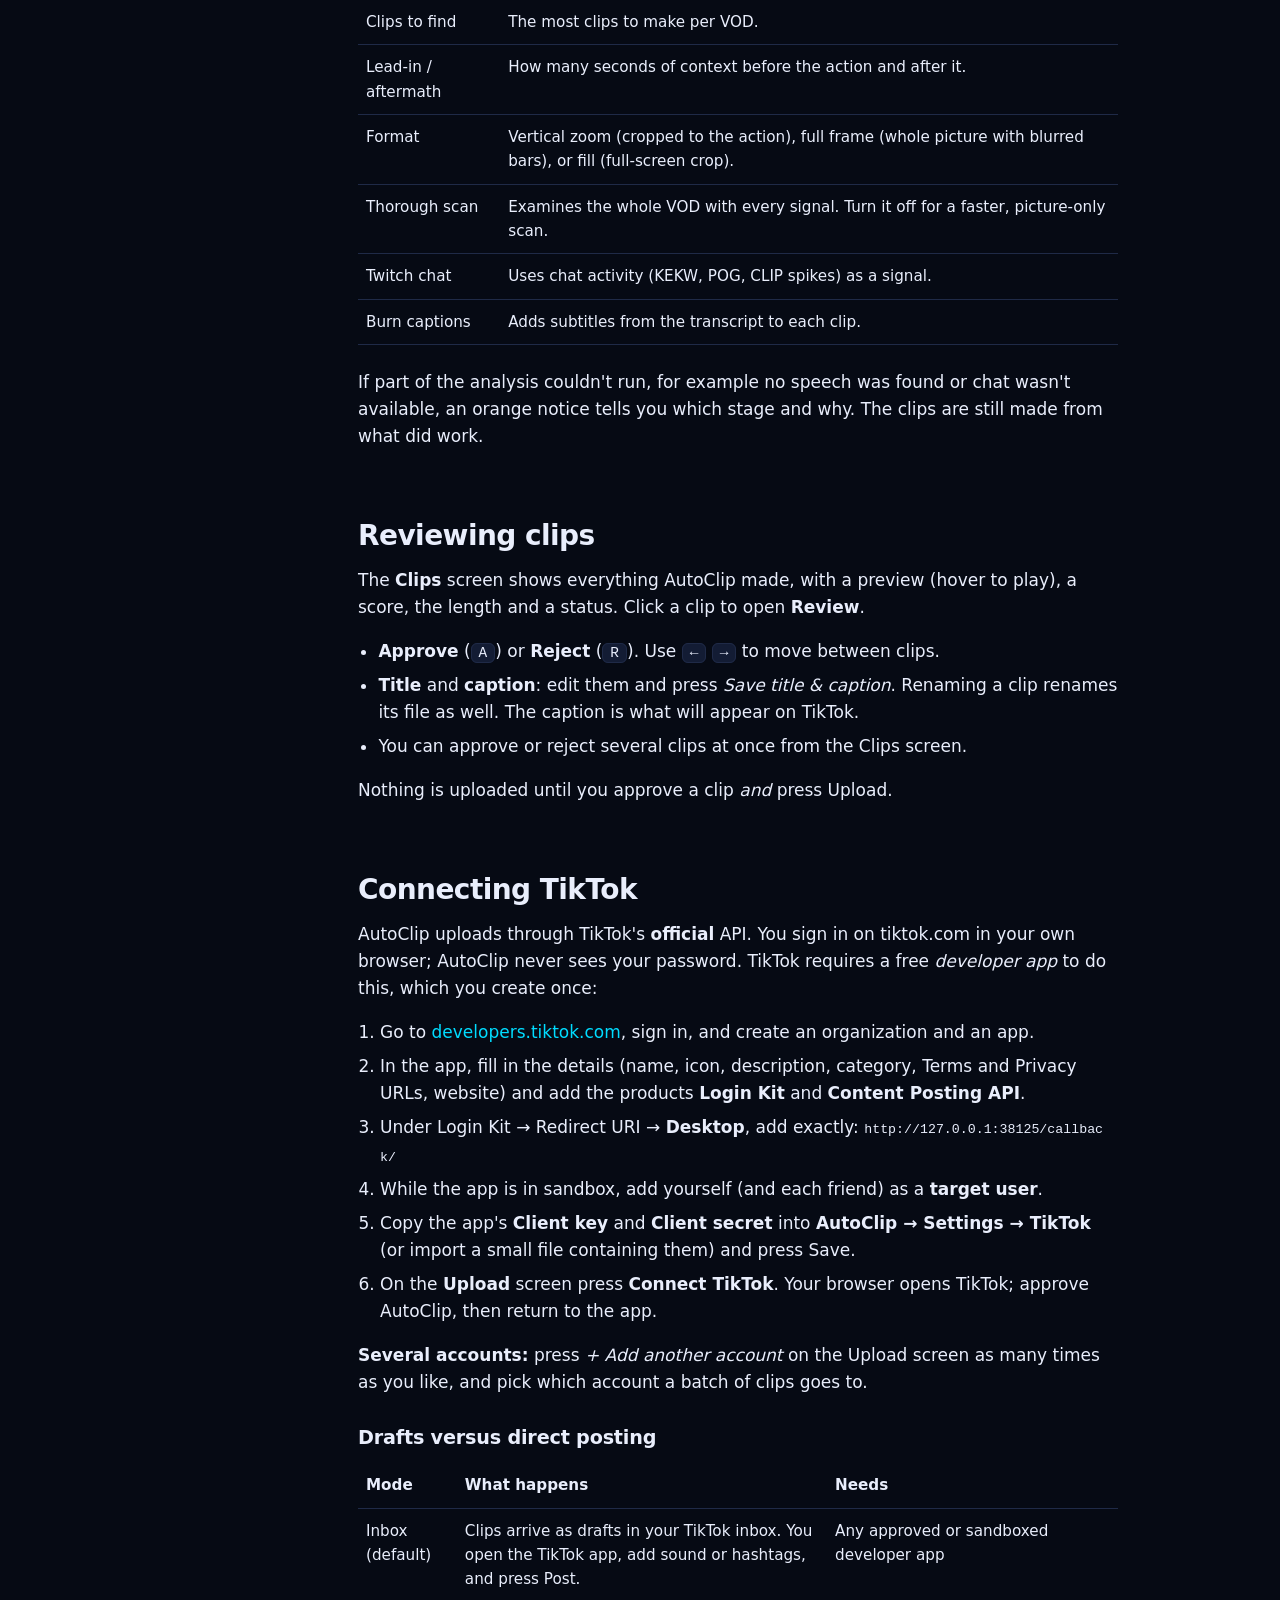
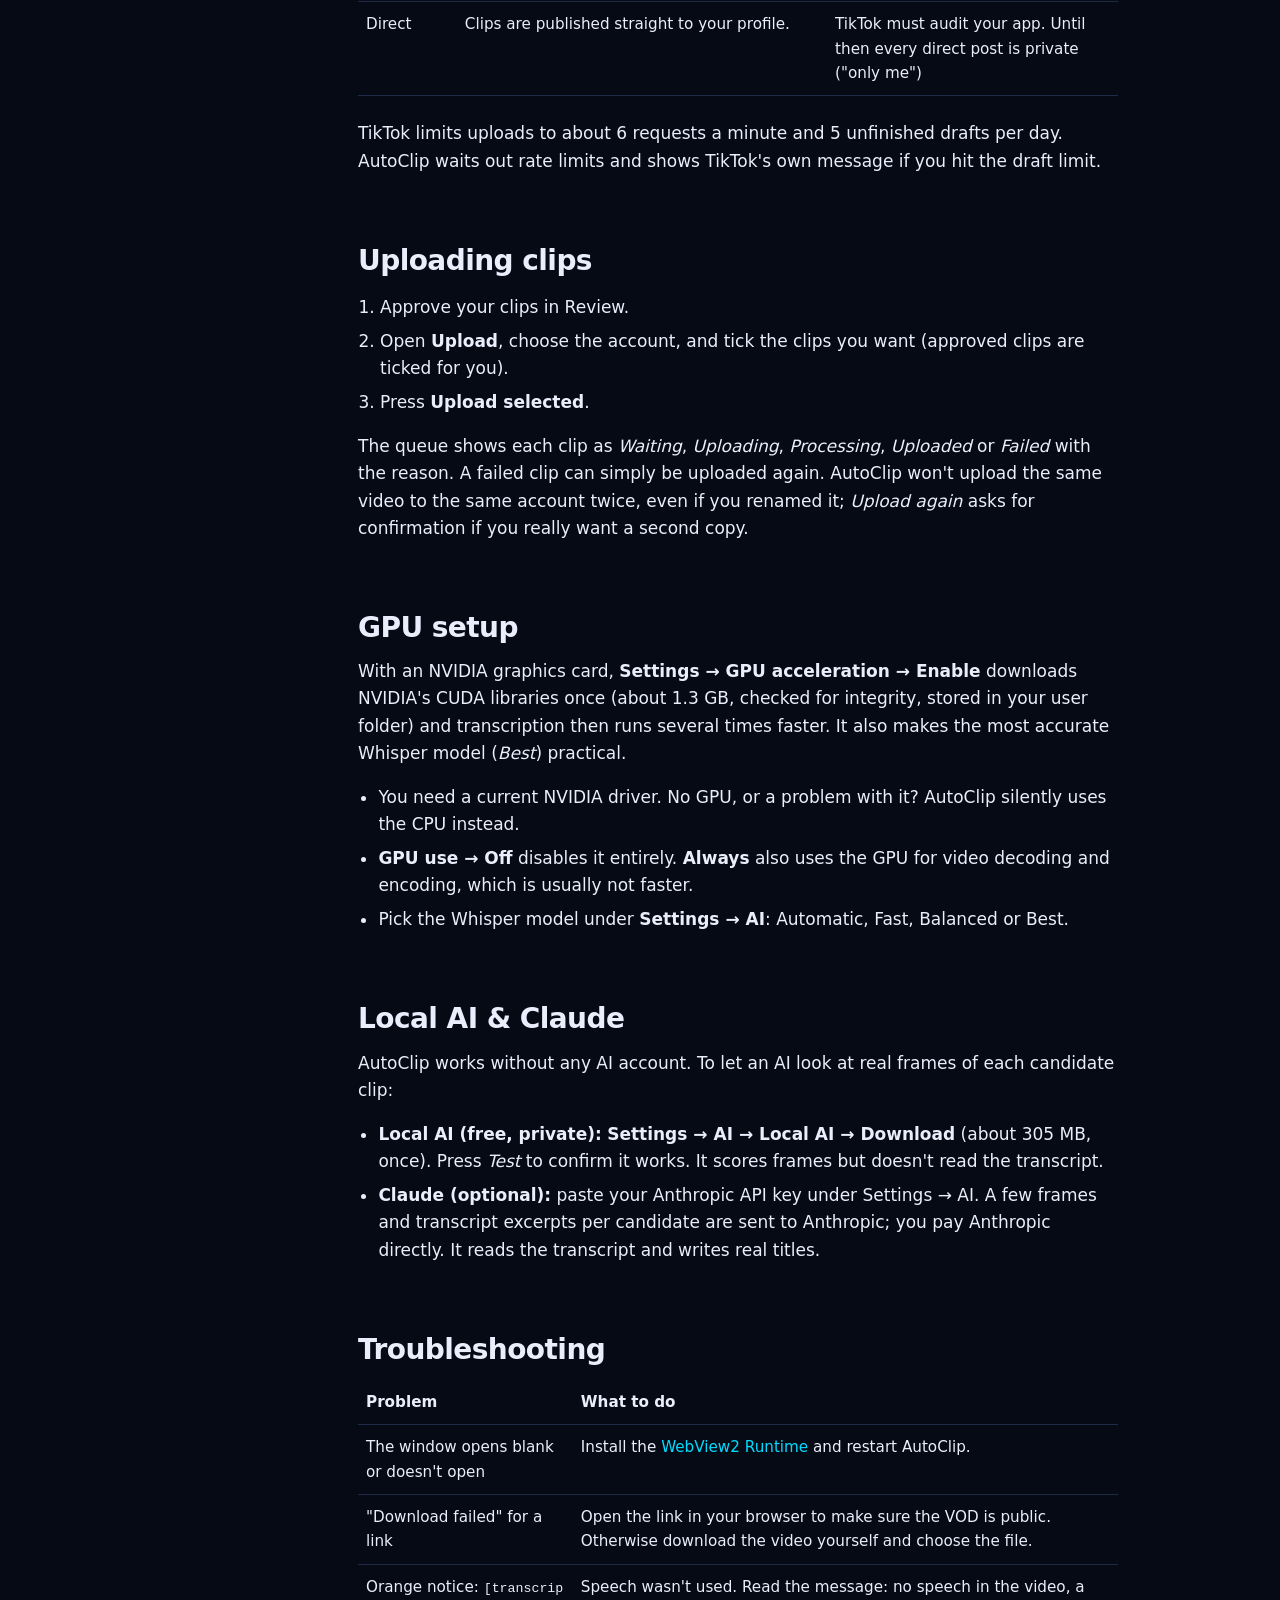
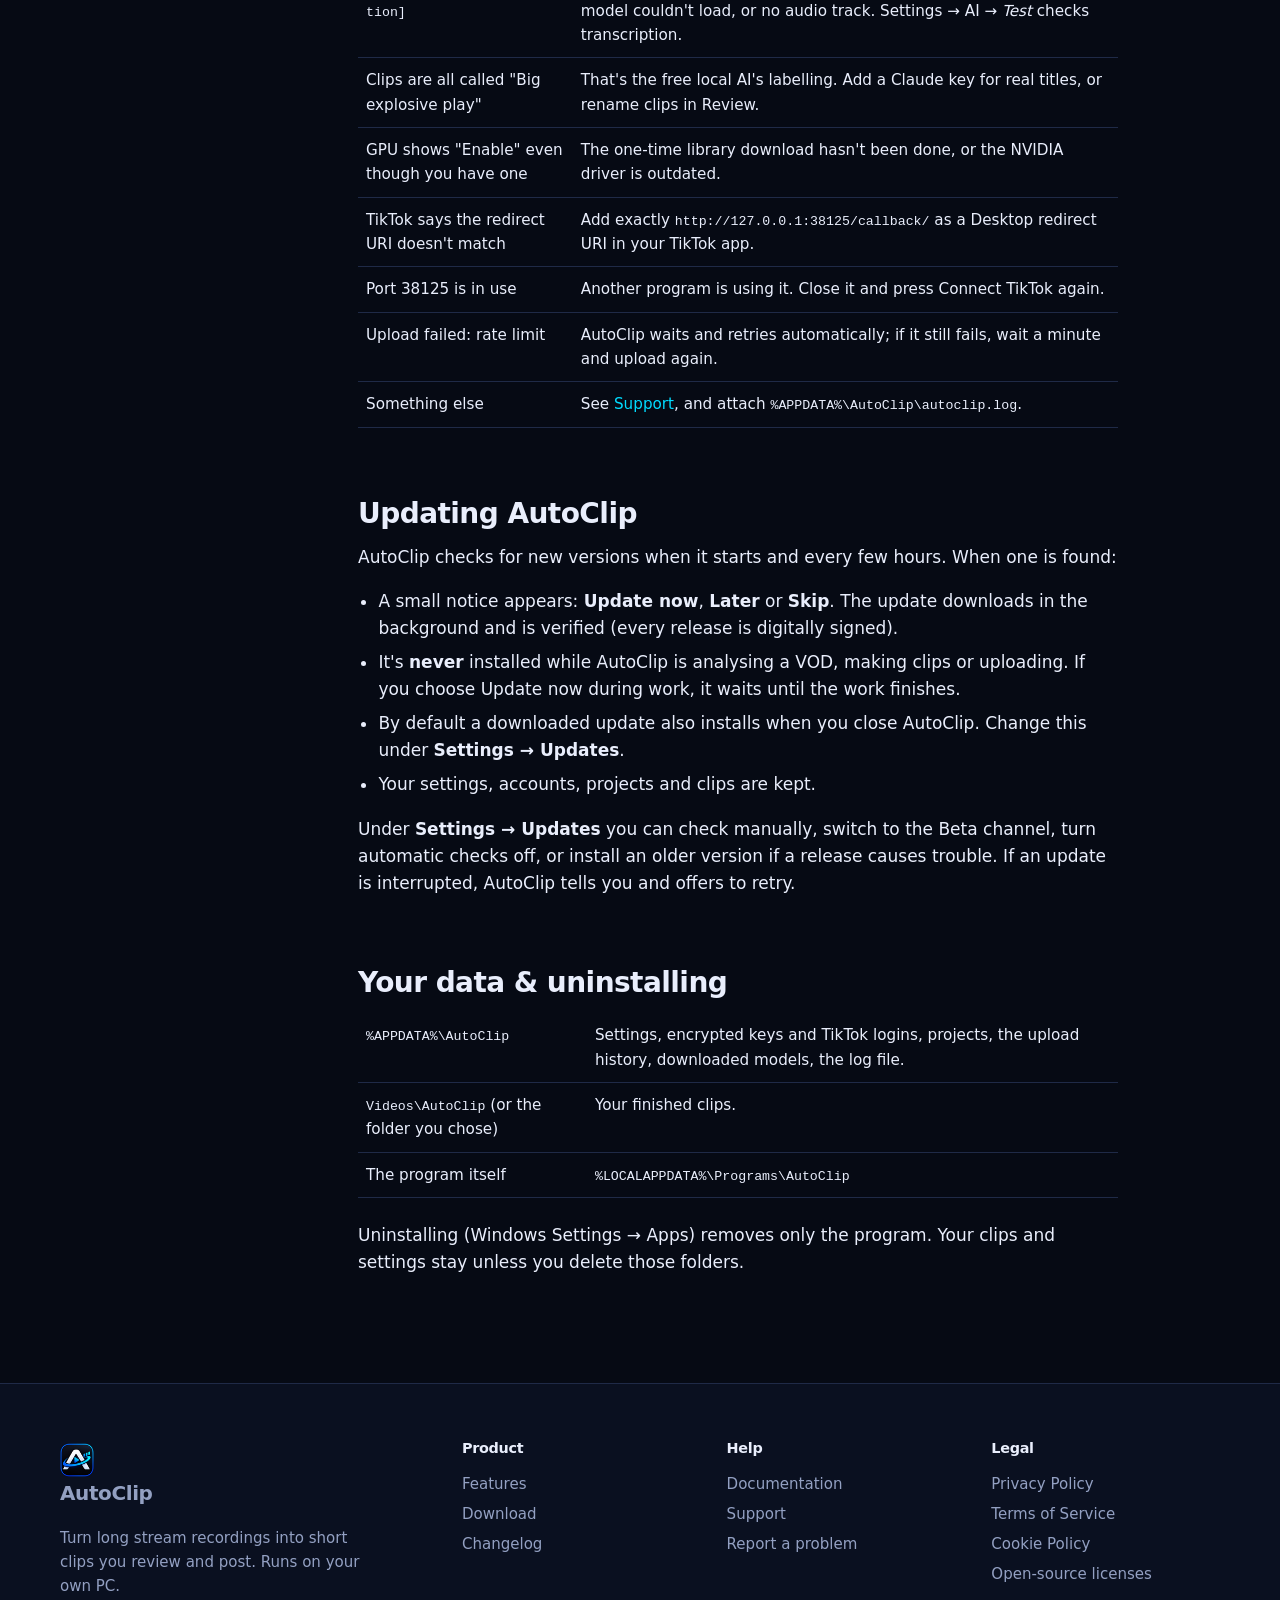
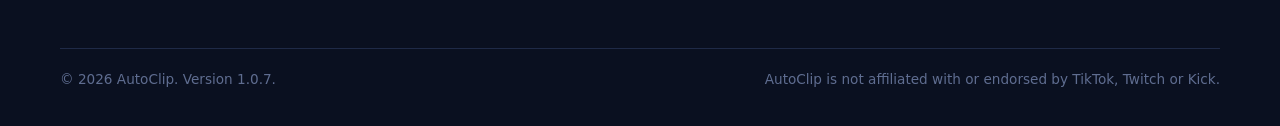
<file: docs.html>
<!doctype html>
<html lang="en" data-base="">
<head>
  <meta charset="utf-8">
  <meta name="viewport" content="width=device-width, initial-scale=1">
  <title>Documentation - AutoClip</title>
  <meta name="description" content="How to install AutoClip, set it up, add a VOD, review clips, connect TikTok, upload, set up your GPU, fix problems and update.">
  <meta name="theme-color" content="#060a14">
  <link rel="canonical" href="https://saberapexyt-commits.github.io/autoclip-app/docs.html">
  <link rel="icon" type="image/png" sizes="32x32" href="assets/img/icon-32.png">
  <link rel="apple-touch-icon" href="assets/img/icon-180.png">
  <meta property="og:type" content="website">
  <meta property="og:site_name" content="AutoClip">
  <meta property="og:title" content="Documentation - AutoClip">
  <meta property="og:description" content="How to install AutoClip, set it up, add a VOD, review clips, connect TikTok, upload, set up your GPU, fix problems and update.">
  <meta property="og:url" content="https://saberapexyt-commits.github.io/autoclip-app/docs.html">
  <meta property="og:image" content="https://saberapexyt-commits.github.io/autoclip-app/assets/img/og.png">
  <meta name="twitter:card" content="summary_large_image">
  <link rel="stylesheet" href="assets/css/site.css">
  <script>try{var t=localStorage.getItem("autoclip-theme");if(t)document.documentElement.setAttribute("data-theme",t)}catch(e){}</script>
</head>
<body class="">
<a class="sr" href="#main">Skip to content</a>
<header class="site">
  <div class="wrap nav">
    <a class="brand" href="index.html"><img src="assets/img/icon-64.png" alt="" width="34" height="34">AutoClip</a>
    <ul id="navlinks">
      <li><a href="index.html">Home</a></li>
      <li><a href="features.html">Features</a></li>
      <li><a href="download.html">Download</a></li>
      <li><a href="docs.html" class="active" aria-current="page">Docs</a></li>
      <li><a href="changelog.html">Changelog</a></li>
      <li><a href="support.html">Support</a></li>
    </ul>
    <div class="right">
      <button class="iconbtn" id="themeBtn" aria-label="Switch light / dark theme" title="Light / dark"><svg viewBox="0 0 24 24"><circle cx="12" cy="12" r="4"/><path d="M12 2v2m0 16v2M4.9 4.9l1.4 1.4m11.4 11.4l1.4 1.4M2 12h2m16 0h2M4.9 19.1l1.4-1.4m11.4-11.4l1.4-1.4"/></svg></button>
      <a class="btn small" href="download.html">Download</a>
      <button class="iconbtn" id="menuBtn" aria-label="Menu" aria-expanded="false" aria-controls="navlinks"><svg viewBox="0 0 24 24"><path d="M4 7h16M4 12h16M4 17h16"/></svg></button>
    </div>
  </div>
</header>
<main id="main">
<div class="wrap doc">
  <nav class="side" aria-label="Documentation sections">
    <b>Getting started</b>
    <a href="#install">Installing AutoClip</a><a href="#setup">First-time setup</a>
    <b>Using AutoClip</b>
    <a href="#add-vod">Adding a VOD</a><a href="#generate">Generating clips</a><a href="#review">Reviewing clips</a>
    <b>TikTok</b>
    <a href="#tiktok">Connecting TikTok</a><a href="#upload">Uploading clips</a>
    <b>Extras</b>
    <a href="#gpu">GPU setup</a><a href="#ai">Local AI &amp; Claude</a>
    <b>Maintenance</b>
    <a href="#troubleshooting">Troubleshooting</a><a href="#updating">Updating AutoClip</a><a href="#data">Your data &amp; uninstalling</a>
  </nav>
  <article>
    <h1>Documentation</h1>
    <p class="muted">Everything you need to go from download to your first uploaded clip.</p>

    <h2 id="install">Installing AutoClip</h2>
    <ol>
      <li>Go to the <a href="download.html">download page</a> and download the installer.</li>
      <li>Run it. If Windows shows a blue <b>SmartScreen</b> box, click <b>More info → Run anyway</b> (the installer isn't code-signed yet; you can check the SHA-256 checksum shown on the download page).</li>
      <li>Choose whether to add a Desktop shortcut and finish. AutoClip installs for your Windows user only, so it doesn't need administrator rights.</li>
    </ol>
    <p>Everything AutoClip needs is included, so there's no Python, ffmpeg or anything else to install. It does use the Microsoft Edge <b>WebView2 Runtime</b> to draw its window, which is already part of Windows 11 and current Windows 10.</p>

    <h2 id="setup">First-time setup</h2>
    <p>The first time you open AutoClip, a short wizard appears. Every step can be skipped and changed later in <b>Settings</b>.</p>
    <ol>
      <li><b>Your folders.</b> Where you keep your VODs, and where finished clips should be saved (default: <code>Videos\AutoClip</code>).</li>
      <li><b>Speed and AI.</b> AutoClip checks for an NVIDIA GPU and offers to enable GPU acceleration. You can also paste an optional Claude API key.</li>
      <li><b>Connect TikTok</b> (optional). You can do this later from the Upload screen.</li>
    </ol>

    <h2 id="add-vod">Adding a VOD</h2>
    <ol>
      <li>Open <b>Home</b>.</li>
      <li>Paste a Twitch or Kick VOD link, or press <b>Browse…</b> and pick a video file (<code>.mp4</code>, <code>.mkv</code>, <code>.mov</code>, <code>.ts</code>, <code>.flv</code>, <code>.webm</code> and more).</li>
      <li>Press <b>Start analysis</b>.</li>
    </ol>
    <div class="note">Links need the video to be publicly viewable. For subscriber-only or deleted VODs, download the video another way and choose the file instead.</div>

    <h2 id="generate">Generating clips</h2>
    <p>While AutoClip works you'll see which stage it's on (downloading, watching the video, listening to the audio, transcribing, reviewing candidates, cutting clips). It can be cancelled at any time. When it finishes, it opens the <b>Review</b> screen.</p>
    <p>You can tune the defaults in <b>Settings → Clip defaults</b>:</p>
    <table>
      <tr><th>Setting</th><th>What it does</th></tr>
      <tr><td>Clips to find</td><td>The most clips to make per VOD.</td></tr>
      <tr><td>Lead-in / aftermath</td><td>How many seconds of context before the action and after it.</td></tr>
      <tr><td>Format</td><td>Vertical zoom (cropped to the action), full frame (whole picture with blurred bars), or fill (full-screen crop).</td></tr>
      <tr><td>Thorough scan</td><td>Examines the whole VOD with every signal. Turn it off for a faster, picture-only scan.</td></tr>
      <tr><td>Twitch chat</td><td>Uses chat activity (KEKW, POG, CLIP spikes) as a signal.</td></tr>
      <tr><td>Burn captions</td><td>Adds subtitles from the transcript to each clip.</td></tr>
    </table>
    <p>If part of the analysis couldn't run, for example no speech was found or chat wasn't available, an orange notice tells you which stage and why. The clips are still made from what did work.</p>

    <h2 id="review">Reviewing clips</h2>
    <p>The <b>Clips</b> screen shows everything AutoClip made, with a preview (hover to play), a score, the length and a status. Click a clip to open <b>Review</b>.</p>
    <ul>
      <li><b>Approve</b> (<kbd>A</kbd>) or <b>Reject</b> (<kbd>R</kbd>). Use <kbd>←</kbd> <kbd>→</kbd> to move between clips.</li>
      <li><b>Title</b> and <b>caption</b>: edit them and press <i>Save title &amp; caption</i>. Renaming a clip renames its file as well. The caption is what will appear on TikTok.</li>
      <li>You can approve or reject several clips at once from the Clips screen.</li>
    </ul>
    <p>Nothing is uploaded until you approve a clip <i>and</i> press Upload.</p>

    <h2 id="tiktok">Connecting TikTok</h2>
    <p>AutoClip uploads through TikTok's <b>official</b> API. You sign in on tiktok.com in your own browser; AutoClip never sees your password. TikTok requires a free <i>developer app</i> to do this, which you create once:</p>
    <ol>
      <li>Go to <a href="https://developers.tiktok.com/">developers.tiktok.com</a>, sign in, and create an organization and an app.</li>
      <li>In the app, fill in the details (name, icon, description, category, Terms and Privacy URLs, website) and add the products <b>Login Kit</b> and <b>Content Posting API</b>.</li>
      <li>Under Login Kit → Redirect URI → <b>Desktop</b>, add exactly: <code>http://127.0.0.1:38125/callback/</code></li>
      <li>While the app is in sandbox, add yourself (and each friend) as a <b>target user</b>.</li>
      <li>Copy the app's <b>Client key</b> and <b>Client secret</b> into <b>AutoClip → Settings → TikTok</b> (or import a small file containing them) and press Save.</li>
      <li>On the <b>Upload</b> screen press <b>Connect TikTok</b>. Your browser opens TikTok; approve AutoClip, then return to the app.</li>
    </ol>
    <p><b>Several accounts:</b> press <i>+ Add another account</i> on the Upload screen as many times as you like, and pick which account a batch of clips goes to.</p>
    <h3>Drafts versus direct posting</h3>
    <table>
      <tr><th>Mode</th><th>What happens</th><th>Needs</th></tr>
      <tr><td>Inbox (default)</td><td>Clips arrive as drafts in your TikTok inbox. You open the TikTok app, add sound or hashtags, and press Post.</td><td>Any approved or sandboxed developer app</td></tr>
      <tr><td>Direct</td><td>Clips are published straight to your profile.</td><td>TikTok must audit your app. Until then every direct post is private ("only me")</td></tr>
    </table>
    <p>TikTok limits uploads to about 6 requests a minute and 5 unfinished drafts per day. AutoClip waits out rate limits and shows TikTok's own message if you hit the draft limit.</p>

    <h2 id="upload">Uploading clips</h2>
    <ol>
      <li>Approve your clips in Review.</li>
      <li>Open <b>Upload</b>, choose the account, and tick the clips you want (approved clips are ticked for you).</li>
      <li>Press <b>Upload selected</b>.</li>
    </ol>
    <p>The queue shows each clip as <i>Waiting</i>, <i>Uploading</i>, <i>Processing</i>, <i>Uploaded</i> or <i>Failed</i> with the reason. A failed clip can simply be uploaded again. AutoClip won't upload the same video to the same account twice, even if you renamed it; <i>Upload again</i> asks for confirmation if you really want a second copy.</p>

    <h2 id="gpu">GPU setup</h2>
    <p>With an NVIDIA graphics card, <b>Settings → GPU acceleration → Enable</b> downloads NVIDIA's CUDA libraries once (about 1.3 GB, checked for integrity, stored in your user folder) and transcription then runs several times faster. It also makes the most accurate Whisper model (<i>Best</i>) practical.</p>
    <ul>
      <li>You need a current NVIDIA driver. No GPU, or a problem with it? AutoClip silently uses the CPU instead.</li>
      <li><b>GPU use → Off</b> disables it entirely. <b>Always</b> also uses the GPU for video decoding and encoding, which is usually not faster.</li>
      <li>Pick the Whisper model under <b>Settings → AI</b>: Automatic, Fast, Balanced or Best.</li>
    </ul>

    <h2 id="ai">Local AI &amp; Claude</h2>
    <p>AutoClip works without any AI account. To let an AI look at real frames of each candidate clip:</p>
    <ul>
      <li><b>Local AI (free, private):</b> <b>Settings → AI → Local AI → Download</b> (about 305 MB, once). Press <i>Test</i> to confirm it works. It scores frames but doesn't read the transcript.</li>
      <li><b>Claude (optional):</b> paste your Anthropic API key under Settings → AI. A few frames and transcript excerpts per candidate are sent to Anthropic; you pay Anthropic directly. It reads the transcript and writes real titles.</li>
    </ul>

    <h2 id="troubleshooting">Troubleshooting</h2>
    <table>
      <tr><th>Problem</th><th>What to do</th></tr>
      <tr><td>The window opens blank or doesn't open</td><td>Install the <a href="https://go.microsoft.com/fwlink/p/?LinkId=2124703">WebView2 Runtime</a> and restart AutoClip.</td></tr>
      <tr><td>"Download failed" for a link</td><td>Open the link in your browser to make sure the VOD is public. Otherwise download the video yourself and choose the file.</td></tr>
      <tr><td>Orange notice: <code>[transcription]</code></td><td>Speech wasn't used. Read the message: no speech in the video, a model couldn't load, or no audio track. Settings → AI → <i>Test</i> checks transcription.</td></tr>
      <tr><td>Clips are all called "Big explosive play"</td><td>That's the free local AI's labelling. Add a Claude key for real titles, or rename clips in Review.</td></tr>
      <tr><td>GPU shows "Enable" even though you have one</td><td>The one-time library download hasn't been done, or the NVIDIA driver is outdated.</td></tr>
      <tr><td>TikTok says the redirect URI doesn't match</td><td>Add exactly <code>http://127.0.0.1:38125/callback/</code> as a Desktop redirect URI in your TikTok app.</td></tr>
      <tr><td>Port 38125 is in use</td><td>Another program is using it. Close it and press Connect TikTok again.</td></tr>
      <tr><td>Upload failed: rate limit</td><td>AutoClip waits and retries automatically; if it still fails, wait a minute and upload again.</td></tr>
      <tr><td>Something else</td><td>See <a href="support.html">Support</a>, and attach <code>%APPDATA%\AutoClip\autoclip.log</code>.</td></tr>
    </table>

    <h2 id="updating">Updating AutoClip</h2>
    <p>AutoClip checks for new versions when it starts and every few hours. When one is found:</p>
    <ul>
      <li>A small notice appears: <b>Update now</b>, <b>Later</b> or <b>Skip</b>. The update downloads in the background and is verified (every release is digitally signed).</li>
      <li>It's <b>never</b> installed while AutoClip is analysing a VOD, making clips or uploading. If you choose Update now during work, it waits until the work finishes.</li>
      <li>By default a downloaded update also installs when you close AutoClip. Change this under <b>Settings → Updates</b>.</li>
      <li>Your settings, accounts, projects and clips are kept.</li>
    </ul>
    <p>Under <b>Settings → Updates</b> you can check manually, switch to the Beta channel, turn automatic checks off, or install an older version if a release causes trouble. If an update is interrupted, AutoClip tells you and offers to retry.</p>

    <h2 id="data">Your data &amp; uninstalling</h2>
    <table>
      <tr><td><code>%APPDATA%\AutoClip</code></td><td>Settings, encrypted keys and TikTok logins, projects, the upload history, downloaded models, the log file.</td></tr>
      <tr><td><code>Videos\AutoClip</code> (or the folder you chose)</td><td>Your finished clips.</td></tr>
      <tr><td>The program itself</td><td><code>%LOCALAPPDATA%\Programs\AutoClip</code></td></tr>
    </table>
    <p>Uninstalling (Windows Settings → Apps) removes only the program. Your clips and settings stay unless you delete those folders.</p>
  </article>
</div>

</main>
<footer class="site">
  <div class="wrap">
    <div class="fgrid">
      <div>
        <a class="brand" href="index.html"><img src="assets/img/icon-64.png" alt="" width="34" height="34">AutoClip</a>
        <p style="margin-top:14px;max-width:320px">Turn long stream recordings into short clips you review and post. Runs on your own PC.</p>
      </div>
      <div><h4>Product</h4><a href="features.html">Features</a><a href="download.html">Download</a><a href="changelog.html">Changelog</a></div>
      <div><h4>Help</h4><a href="docs.html">Documentation</a><a href="support.html">Support</a><a href="https://github.com/saberapexyt-commits/autoclip-app/issues">Report a problem</a></div>
      <div><h4>Legal</h4><a href="privacy.html">Privacy Policy</a><a href="terms.html">Terms of Service</a><a href="cookies.html">Cookie Policy</a><a href="licenses.html">Open-source licenses</a></div>
    </div>
    <div class="fine"><span>© 2026 AutoClip. Version 1.0.7.</span><span>AutoClip is not affiliated with or endorsed by TikTok, Twitch or Kick.</span></div>
  </div>
</footer>
<script src="assets/js/site.js" defer></script>
</body>
</html>
</file>
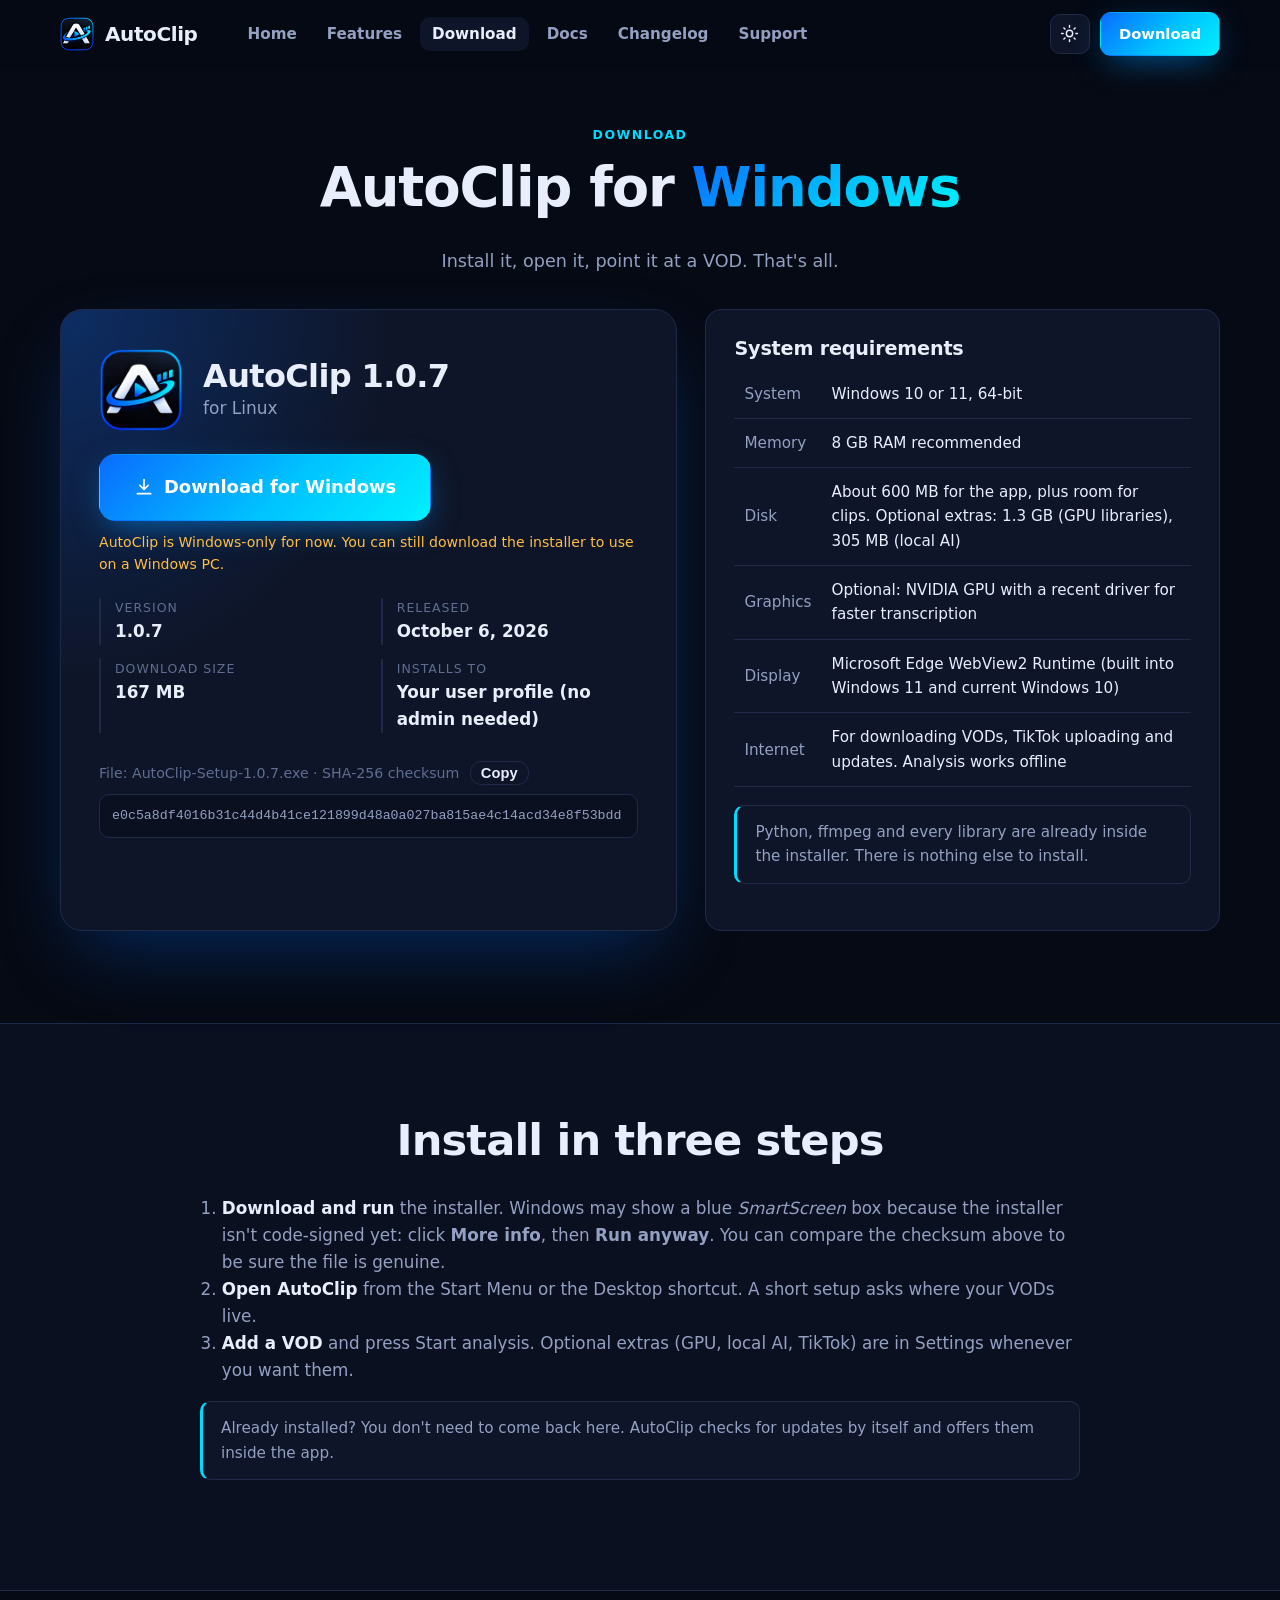
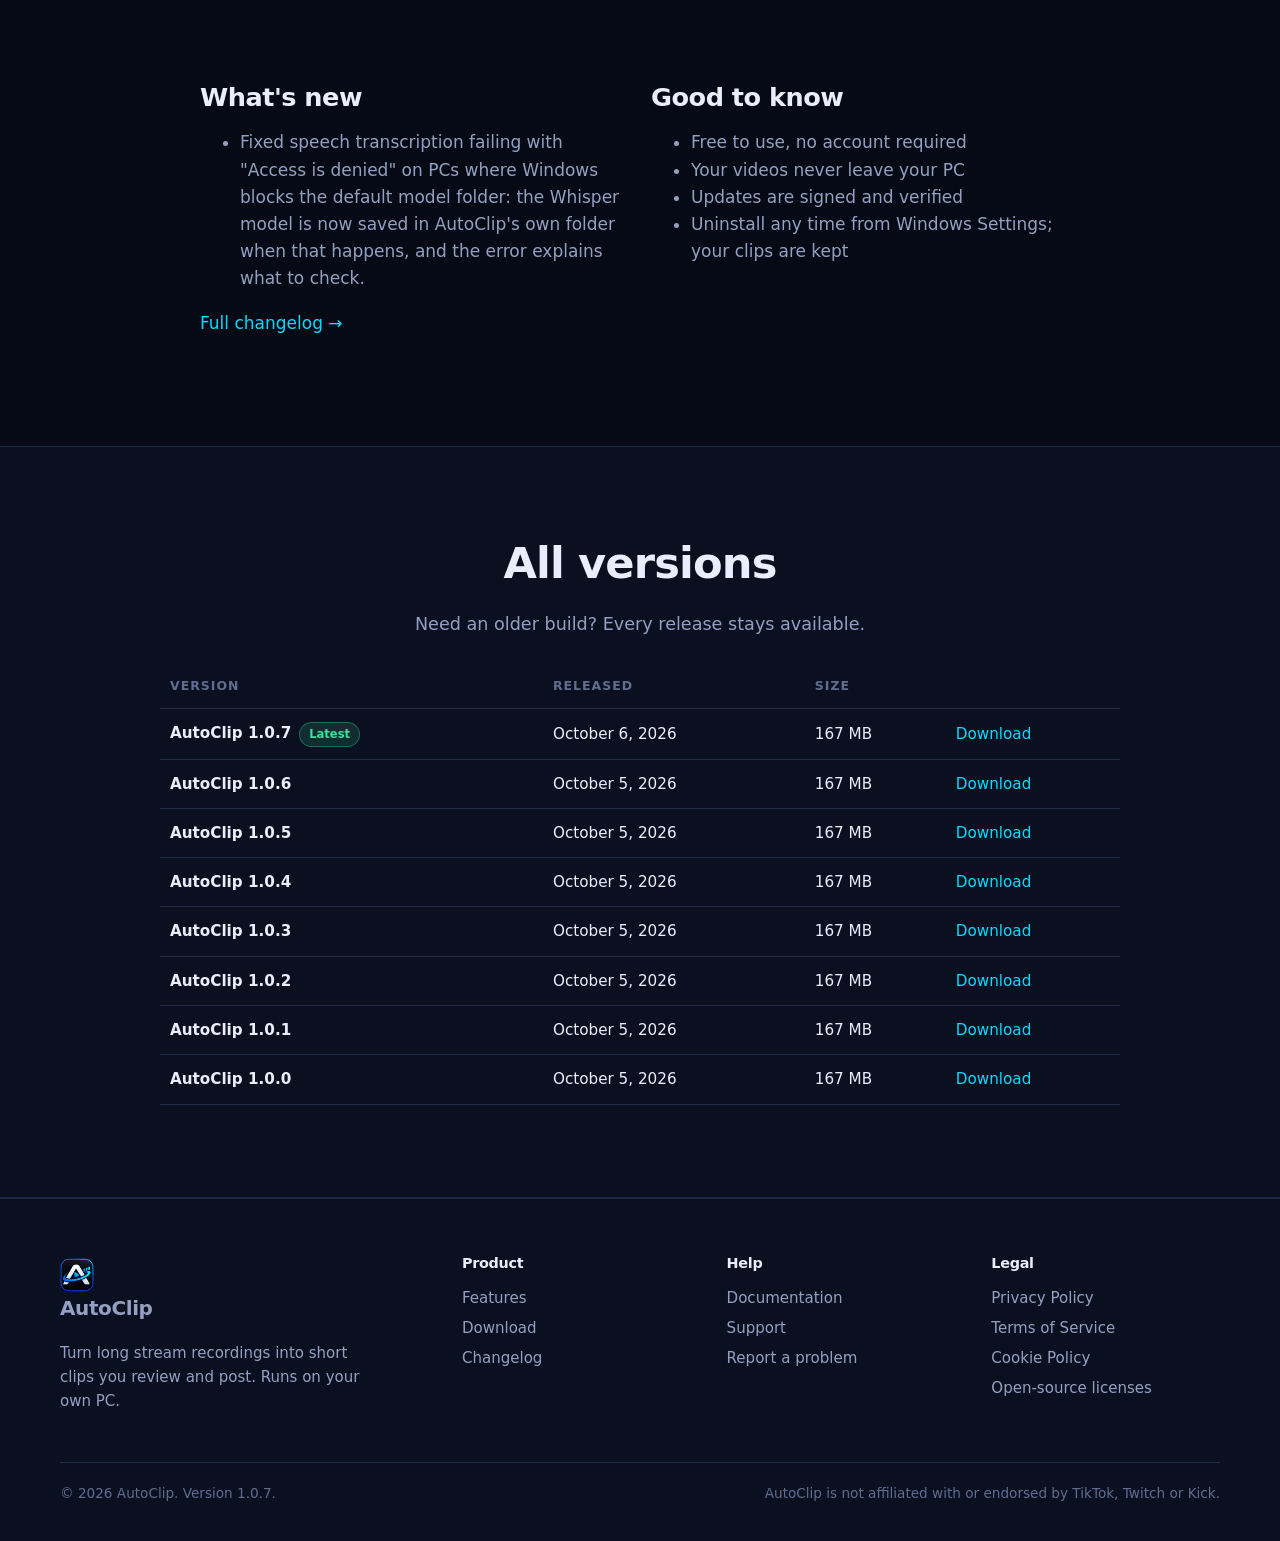
<file: download.html>
<!doctype html>
<html lang="en" data-base="">
<head>
  <meta charset="utf-8">
  <meta name="viewport" content="width=device-width, initial-scale=1">
  <title>Download AutoClip for Windows</title>
  <meta name="description" content="Download the latest AutoClip installer for Windows 10 and 11. See the current version, release date, size, system requirements and recent changes.">
  <meta name="theme-color" content="#060a14">
  <link rel="canonical" href="https://saberapexyt-commits.github.io/autoclip-app/download.html">
  <link rel="icon" type="image/png" sizes="32x32" href="assets/img/icon-32.png">
  <link rel="apple-touch-icon" href="assets/img/icon-180.png">
  <meta property="og:type" content="website">
  <meta property="og:site_name" content="AutoClip">
  <meta property="og:title" content="Download AutoClip for Windows">
  <meta property="og:description" content="Download the latest AutoClip installer for Windows 10 and 11. See the current version, release date, size, system requirements and recent changes.">
  <meta property="og:url" content="https://saberapexyt-commits.github.io/autoclip-app/download.html">
  <meta property="og:image" content="https://saberapexyt-commits.github.io/autoclip-app/assets/img/og.png">
  <meta name="twitter:card" content="summary_large_image">
  <link rel="stylesheet" href="assets/css/site.css">
  <script>try{var t=localStorage.getItem("autoclip-theme");if(t)document.documentElement.setAttribute("data-theme",t)}catch(e){}</script>
</head>
<body class="">
<a class="sr" href="#main">Skip to content</a>
<header class="site">
  <div class="wrap nav">
    <a class="brand" href="index.html"><img src="assets/img/icon-64.png" alt="" width="34" height="34">AutoClip</a>
    <ul id="navlinks">
      <li><a href="index.html">Home</a></li>
      <li><a href="features.html">Features</a></li>
      <li><a href="download.html" class="active" aria-current="page">Download</a></li>
      <li><a href="docs.html">Docs</a></li>
      <li><a href="changelog.html">Changelog</a></li>
      <li><a href="support.html">Support</a></li>
    </ul>
    <div class="right">
      <button class="iconbtn" id="themeBtn" aria-label="Switch light / dark theme" title="Light / dark"><svg viewBox="0 0 24 24"><circle cx="12" cy="12" r="4"/><path d="M12 2v2m0 16v2M4.9 4.9l1.4 1.4m11.4 11.4l1.4 1.4M2 12h2m16 0h2M4.9 19.1l1.4-1.4m11.4-11.4l1.4-1.4"/></svg></button>
      <a class="btn small" href="download.html">Download</a>
      <button class="iconbtn" id="menuBtn" aria-label="Menu" aria-expanded="false" aria-controls="navlinks"><svg viewBox="0 0 24 24"><path d="M4 7h16M4 12h16M4 17h16"/></svg></button>
    </div>
  </div>
</header>
<main id="main">
<section style="padding-top:56px">
  <div class="wrap">
    <div class="sechead reveal" style="margin-bottom:34px"><div class="kicker">Download</div><h1 style="font-size:clamp(2.2rem,4.6vw,3.4rem)">AutoClip for <span class="gradtext">Windows</span></h1>
      <p>Install it, open it, point it at a VOD. That's all.</p></div>
    <div class="dl">
      <div class="dlcard reveal">
        <div class="top"><img src="assets/img/icon-192.png" alt="" width="84" height="84"><div><h2>AutoClip <span data-fill="version">1.0.7</span></h2><div class="muted">for <span data-os>Windows 10 / 11</span></div></div></div>
        <a class="btn big" data-fill="href" href="https://github.com/saberapexyt-commits/autoclip-app/releases/download/v1.0.7/AutoClip-Setup-1.0.7.exe"><svg viewBox="0 0 24 24"><path d="M12 3v12m0 0l-5-5m5 5l5-5M4 20h16"/></svg>Download for Windows</a>
        <p class="sub" data-os-note hidden style="color:var(--warn)">AutoClip is Windows-only for now. You can still download the installer to use on a Windows PC.</p>
        <div class="meta">
          <div><small>Version</small><b data-fill="version">1.0.7</b></div>
          <div><small>Released</small><b data-fill="date">October 6, 2026</b></div>
          <div><small>Download size</small><b data-fill="size">167 MB</b></div>
          <div><small>Installs to</small><b>Your user profile (no admin needed)</b></div>
        </div>
        <small class="faint">File: <span data-fill="filename">AutoClip-Setup-1.0.7.exe</span> &middot; SHA-256 checksum <button class="btn small ghost" data-copy="#hash" style="padding:3px 10px;margin-left:6px">Copy</button></small>
        <code class="hash" id="hash" data-fill="sha256" style="margin-top:8px">e0c5a8df4016b31c44d4b41ce121899d48a0a027ba815ae4c14acd34e8f53bdd</code>
      </div>
      <div class="card reveal">
        <h3>System requirements</h3>
        <table class="t" style="margin-top:8px">
          <tr><td class="muted">System</td><td>Windows 10 or 11, 64-bit</td></tr>
          <tr><td class="muted">Memory</td><td>8 GB RAM recommended</td></tr>
          <tr><td class="muted">Disk</td><td>About 600 MB for the app, plus room for clips. Optional extras: 1.3 GB (GPU libraries), 305 MB (local AI)</td></tr>
          <tr><td class="muted">Graphics</td><td>Optional: NVIDIA GPU with a recent driver for faster transcription</td></tr>
          <tr><td class="muted">Display</td><td>Microsoft Edge WebView2 Runtime (built into Windows 11 and current Windows 10)</td></tr>
          <tr><td class="muted">Internet</td><td>For downloading VODs, TikTok uploading and updates. Analysis works offline</td></tr>
        </table>
        <div class="note">Python, ffmpeg and every library are already inside the installer. There is nothing else to install.</div>
      </div>
    </div>
  </div>
</section>

<section class="alt">
  <div class="wrap" style="max-width:880px">
    <div class="sechead reveal" style="margin-bottom:30px"><h2>Install in three steps</h2></div>
    <ol class="reveal" style="color:var(--muted);font-size:1.05rem;padding-left:1.3em">
      <li><b style="color:var(--text)">Download and run</b> the installer. Windows may show a blue <i>SmartScreen</i> box because the installer isn't code-signed yet: click <b>More info</b>, then <b>Run anyway</b>. You can compare the checksum above to be sure the file is genuine.</li>
      <li><b style="color:var(--text)">Open AutoClip</b> from the Start Menu or the Desktop shortcut. A short setup asks where your VODs live.</li>
      <li><b style="color:var(--text)">Add a VOD</b> and press Start analysis. Optional extras (GPU, local AI, TikTok) are in Settings whenever you want them.</li>
    </ol>
    <div class="note reveal">Already installed? You don't need to come back here. AutoClip checks for updates by itself and offers them inside the app.</div>
  </div>
</section>

<section>
  <div class="wrap" style="max-width:880px">
    <div class="grid g2">
      <div class="reveal"><h2 style="font-size:1.6rem">What's new</h2><ul class="muted" id="recentChanges"><li>Fixed speech transcription failing with &quot;Access is denied&quot; on PCs where Windows blocks the default model folder: the Whisper model is now saved in AutoClip&#x27;s own folder when that happens, and the error explains what to check.</li></ul><p><a href="changelog.html">Full changelog →</a></p></div>
      <div class="reveal"><h2 style="font-size:1.6rem">Good to know</h2><ul class="muted"><li>Free to use, no account required</li><li>Your videos never leave your PC</li><li>Updates are signed and verified</li><li>Uninstall any time from Windows Settings; your clips are kept</li></ul></div>
    </div>
  </div>
</section>

<section class="alt">
  <div class="wrap" style="max-width:960px">
    <div class="sechead reveal" style="margin-bottom:26px"><h2>All versions</h2><p>Need an older build? Every release stays available.</p></div>
    <div class="reveal" style="overflow-x:auto"><table class="t"><thead><tr><th>Version</th><th>Released</th><th>Size</th><th></th></tr></thead><tbody id="allVersions"><tr><td><b>AutoClip 1.0.7</b><span class="badge">Latest</span></td><td>October 6, 2026</td><td>167 MB</td><td><a href="https://github.com/saberapexyt-commits/autoclip-app/releases/download/v1.0.7/AutoClip-Setup-1.0.7.exe">Download</a></td></tr><tr><td><b>AutoClip 1.0.6</b></td><td>October 5, 2026</td><td>167 MB</td><td><a href="https://github.com/saberapexyt-commits/autoclip-app/releases/download/v1.0.6/AutoClip-Setup-1.0.6.exe">Download</a></td></tr><tr><td><b>AutoClip 1.0.5</b></td><td>October 5, 2026</td><td>167 MB</td><td><a href="https://github.com/saberapexyt-commits/autoclip-app/releases/download/v1.0.5/AutoClip-Setup-1.0.5.exe">Download</a></td></tr><tr><td><b>AutoClip 1.0.4</b></td><td>October 5, 2026</td><td>167 MB</td><td><a href="https://github.com/saberapexyt-commits/autoclip-app/releases/download/v1.0.4/AutoClip-Setup-1.0.4.exe">Download</a></td></tr><tr><td><b>AutoClip 1.0.3</b></td><td>October 5, 2026</td><td>167 MB</td><td><a href="https://github.com/saberapexyt-commits/autoclip-app/releases/download/v1.0.3/AutoClip-Setup-1.0.3.exe">Download</a></td></tr><tr><td><b>AutoClip 1.0.2</b></td><td>October 5, 2026</td><td>167 MB</td><td><a href="https://github.com/saberapexyt-commits/autoclip-app/releases/download/v1.0.2/AutoClip-Setup-1.0.2.exe">Download</a></td></tr><tr><td><b>AutoClip 1.0.1</b></td><td>October 5, 2026</td><td>167 MB</td><td><a href="https://github.com/saberapexyt-commits/autoclip-app/releases/download/v1.0.1/AutoClip-Setup-1.0.1.exe">Download</a></td></tr><tr><td><b>AutoClip 1.0.0</b></td><td>October 5, 2026</td><td>167 MB</td><td><a href="https://github.com/saberapexyt-commits/autoclip-app/releases/download/v1.0.0/AutoClip-Setup-1.0.0.exe">Download</a></td></tr></tbody></table></div>
  </div>
</section>

</main>
<footer class="site">
  <div class="wrap">
    <div class="fgrid">
      <div>
        <a class="brand" href="index.html"><img src="assets/img/icon-64.png" alt="" width="34" height="34">AutoClip</a>
        <p style="margin-top:14px;max-width:320px">Turn long stream recordings into short clips you review and post. Runs on your own PC.</p>
      </div>
      <div><h4>Product</h4><a href="features.html">Features</a><a href="download.html">Download</a><a href="changelog.html">Changelog</a></div>
      <div><h4>Help</h4><a href="docs.html">Documentation</a><a href="support.html">Support</a><a href="https://github.com/saberapexyt-commits/autoclip-app/issues">Report a problem</a></div>
      <div><h4>Legal</h4><a href="privacy.html">Privacy Policy</a><a href="terms.html">Terms of Service</a><a href="cookies.html">Cookie Policy</a><a href="licenses.html">Open-source licenses</a></div>
    </div>
    <div class="fine"><span>© 2026 AutoClip. Version 1.0.7.</span><span>AutoClip is not affiliated with or endorsed by TikTok, Twitch or Kick.</span></div>
  </div>
</footer>
<script src="assets/js/site.js" defer></script>
</body>
</html>
</file>
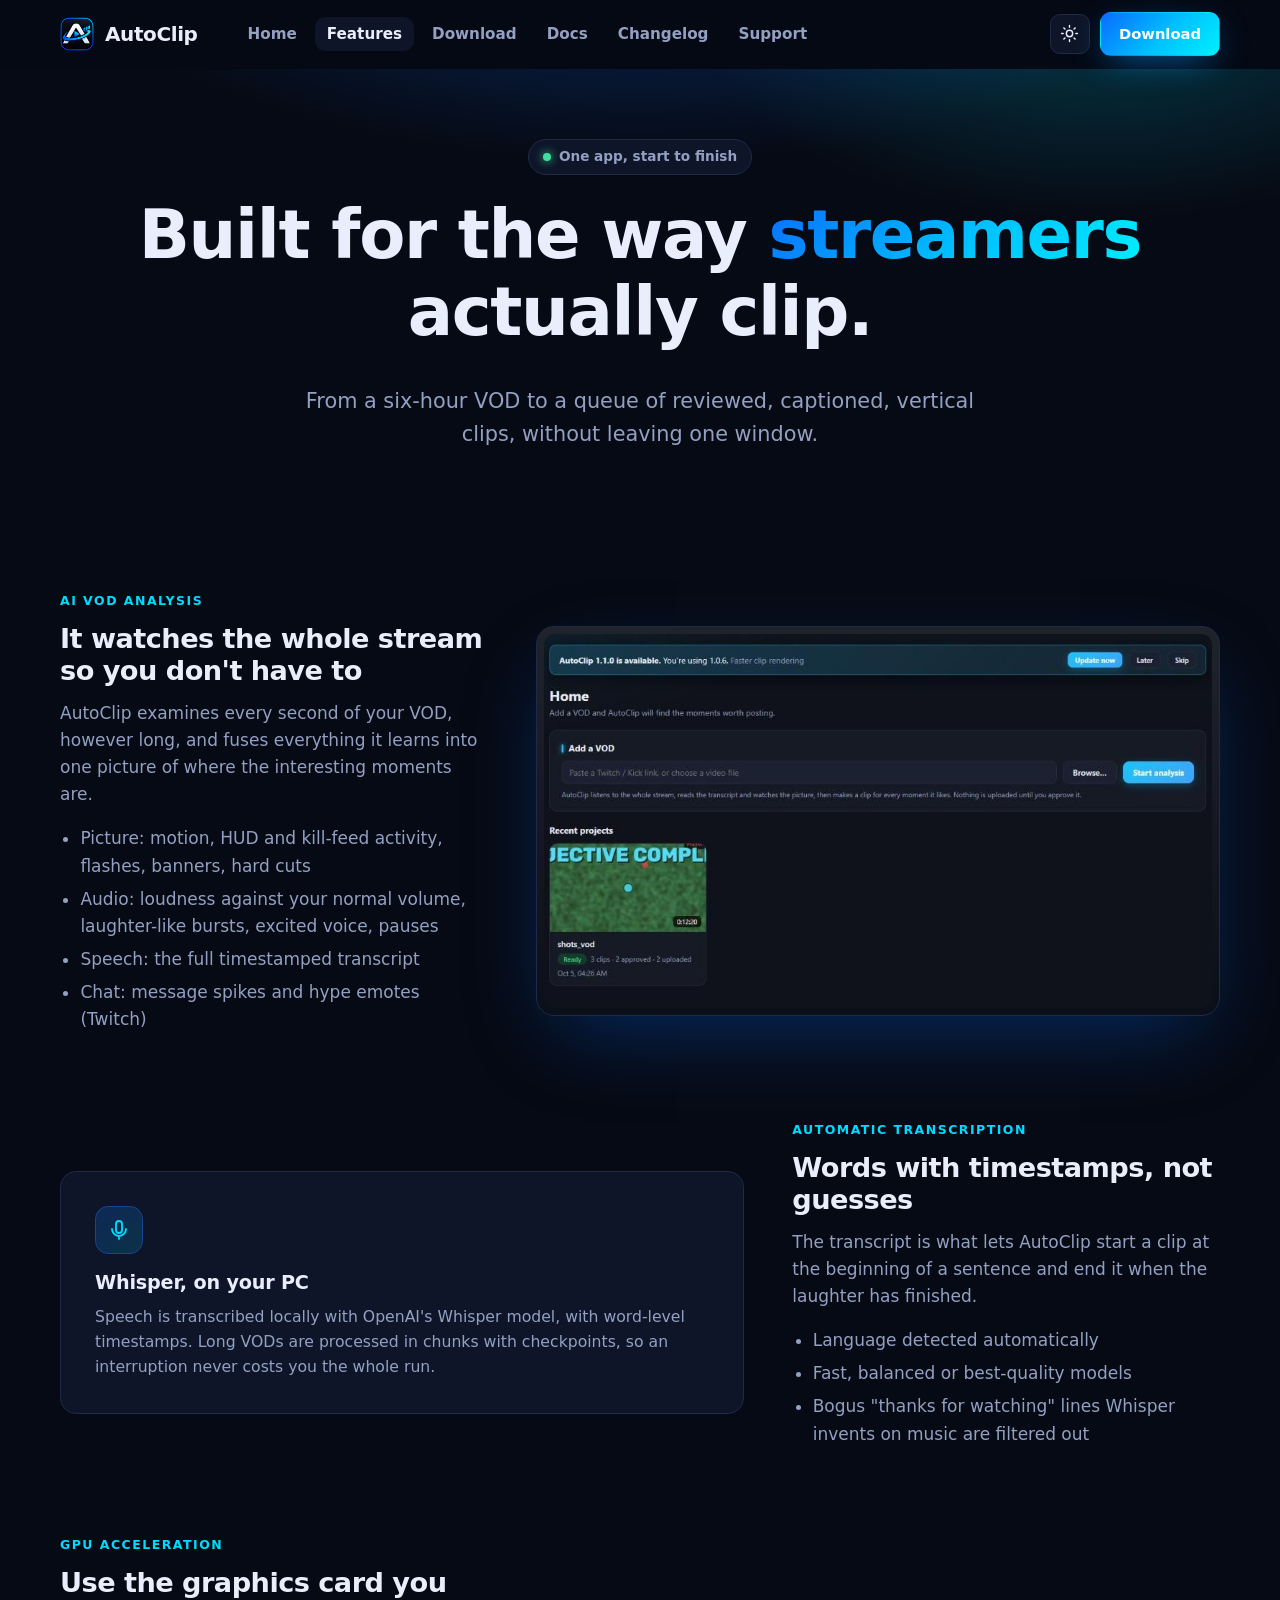
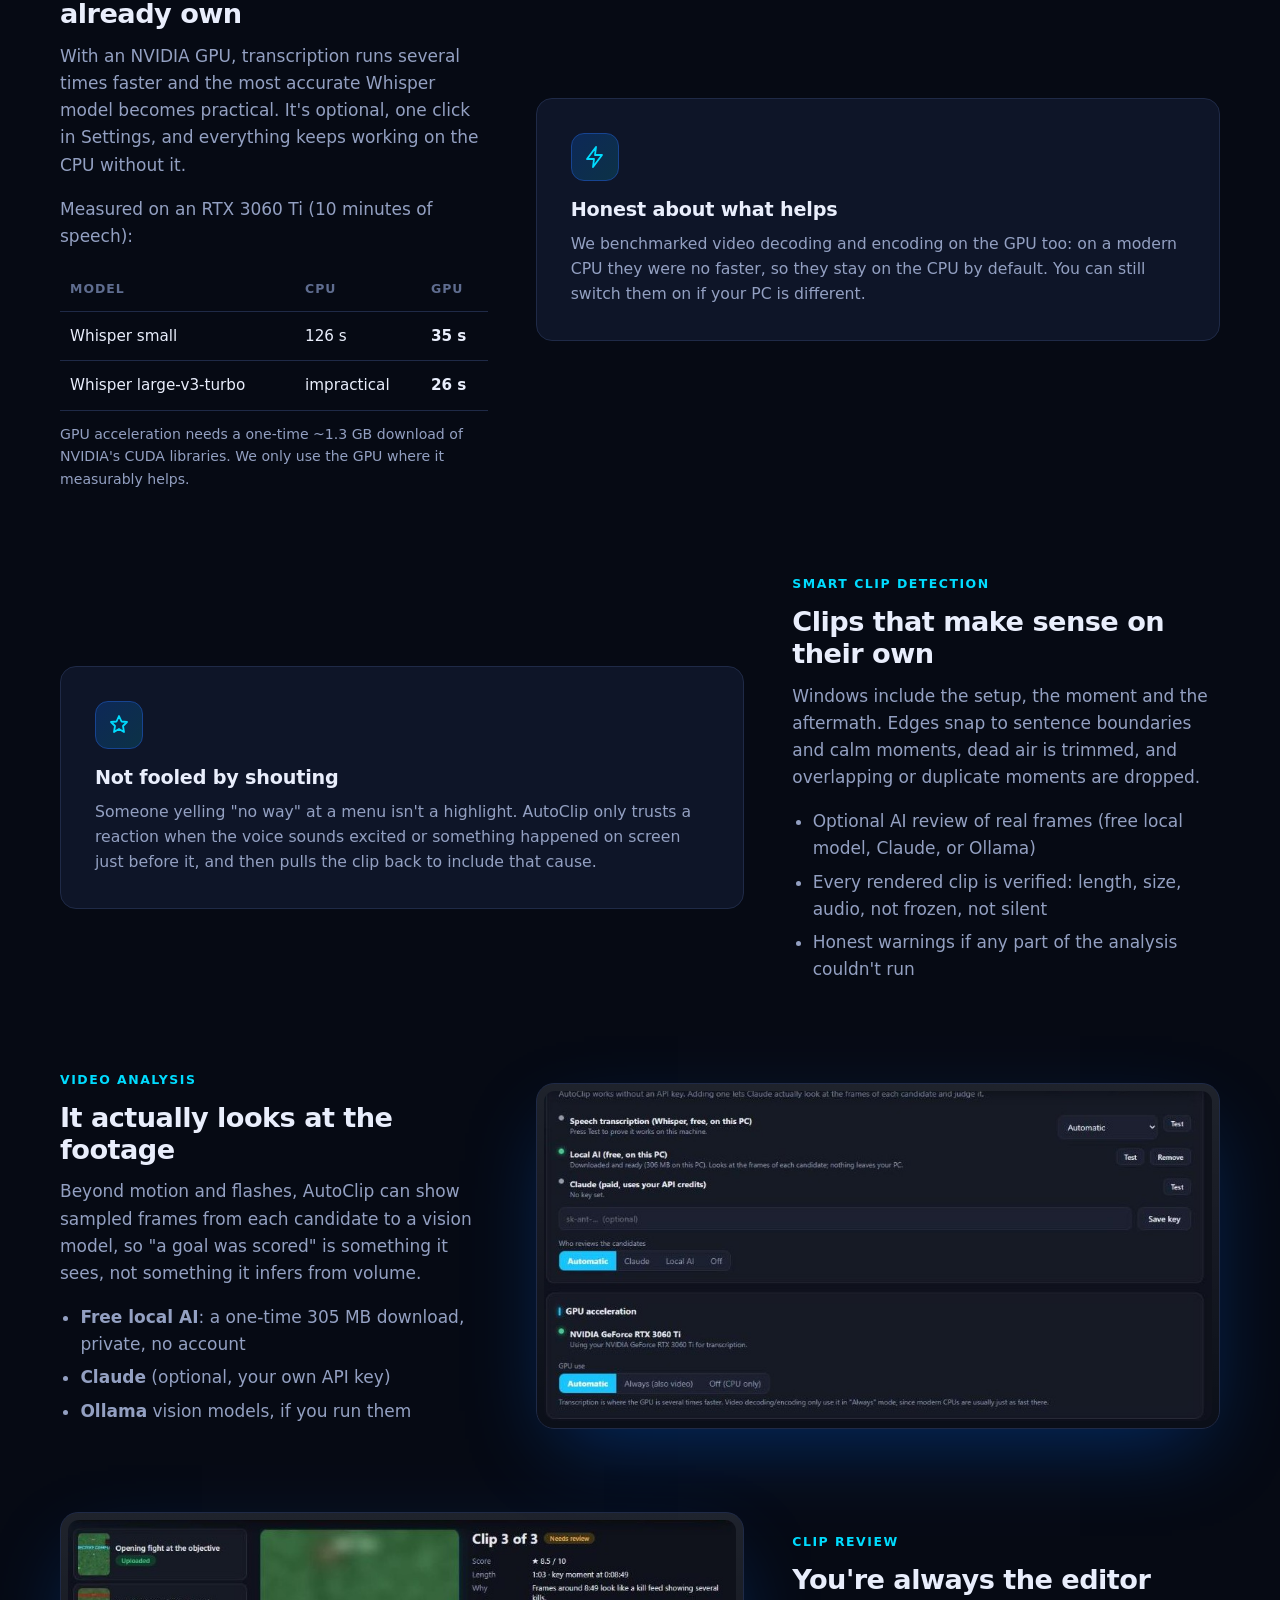
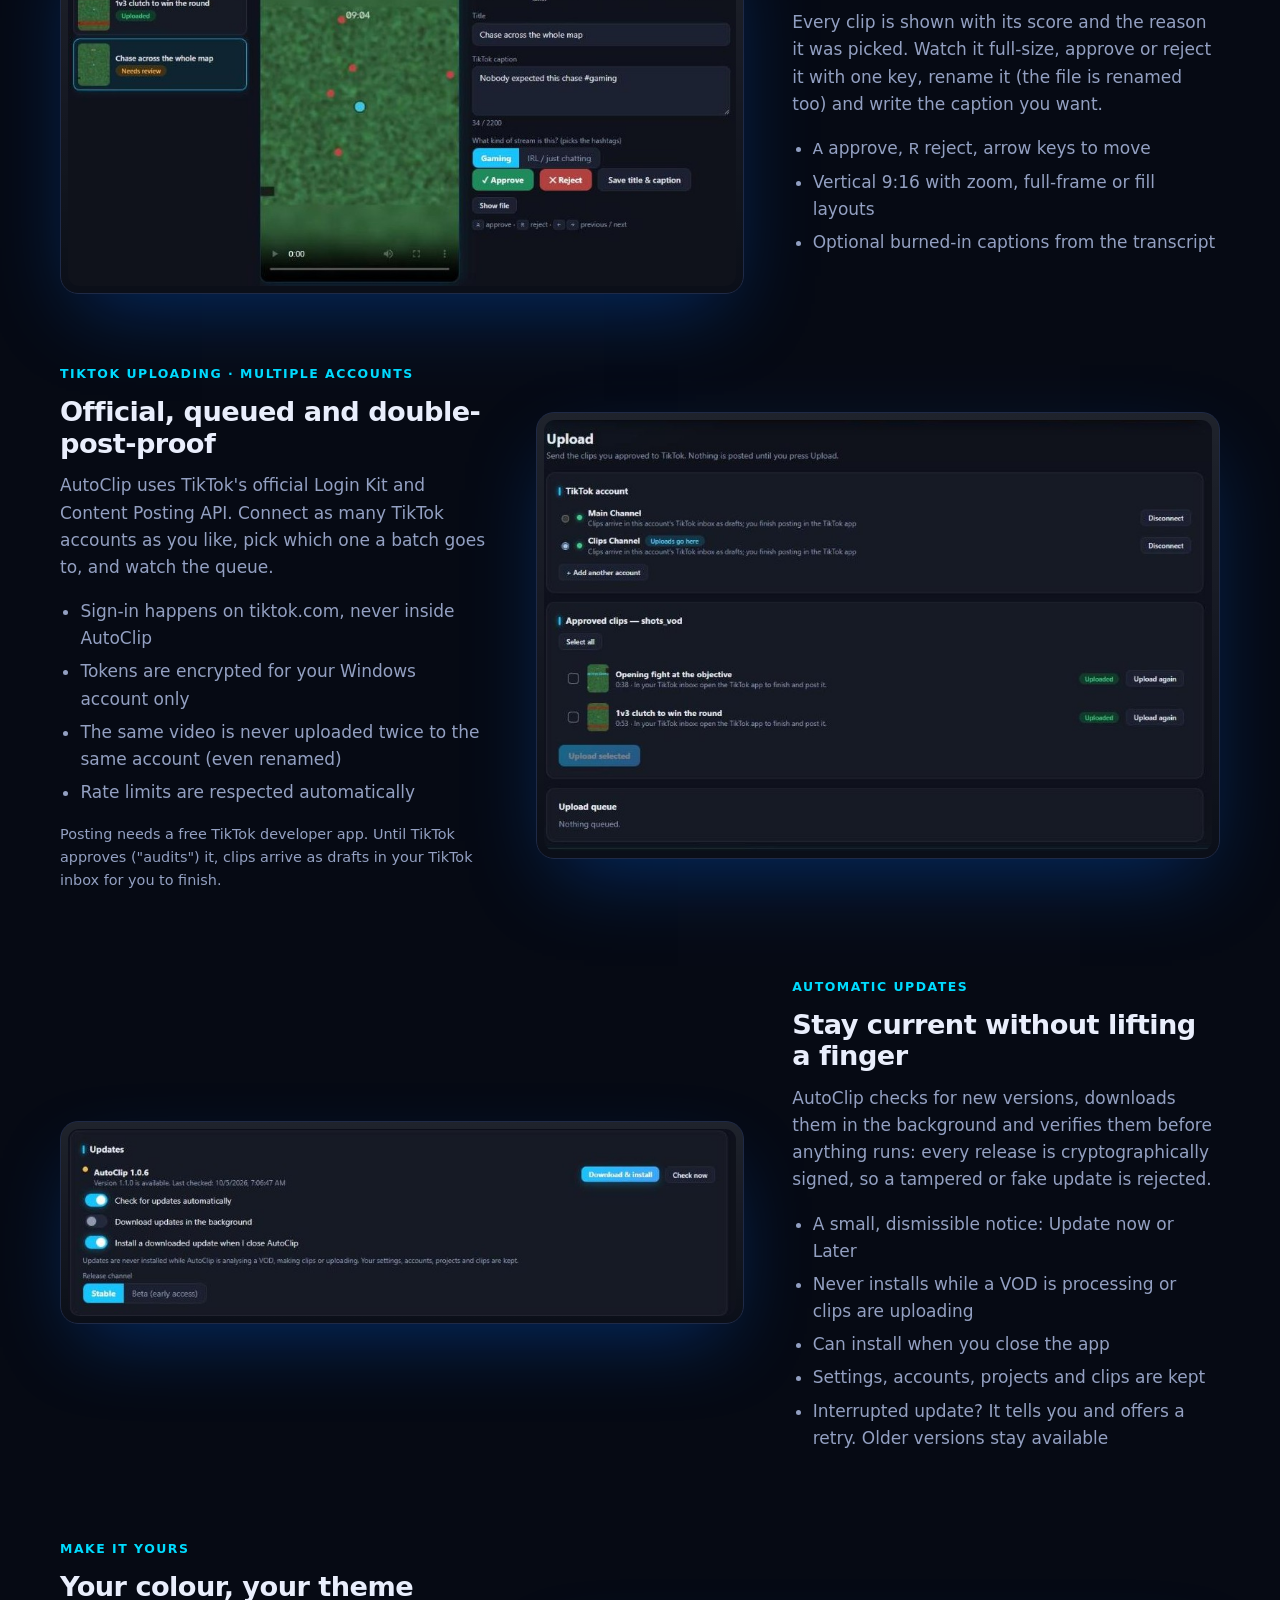
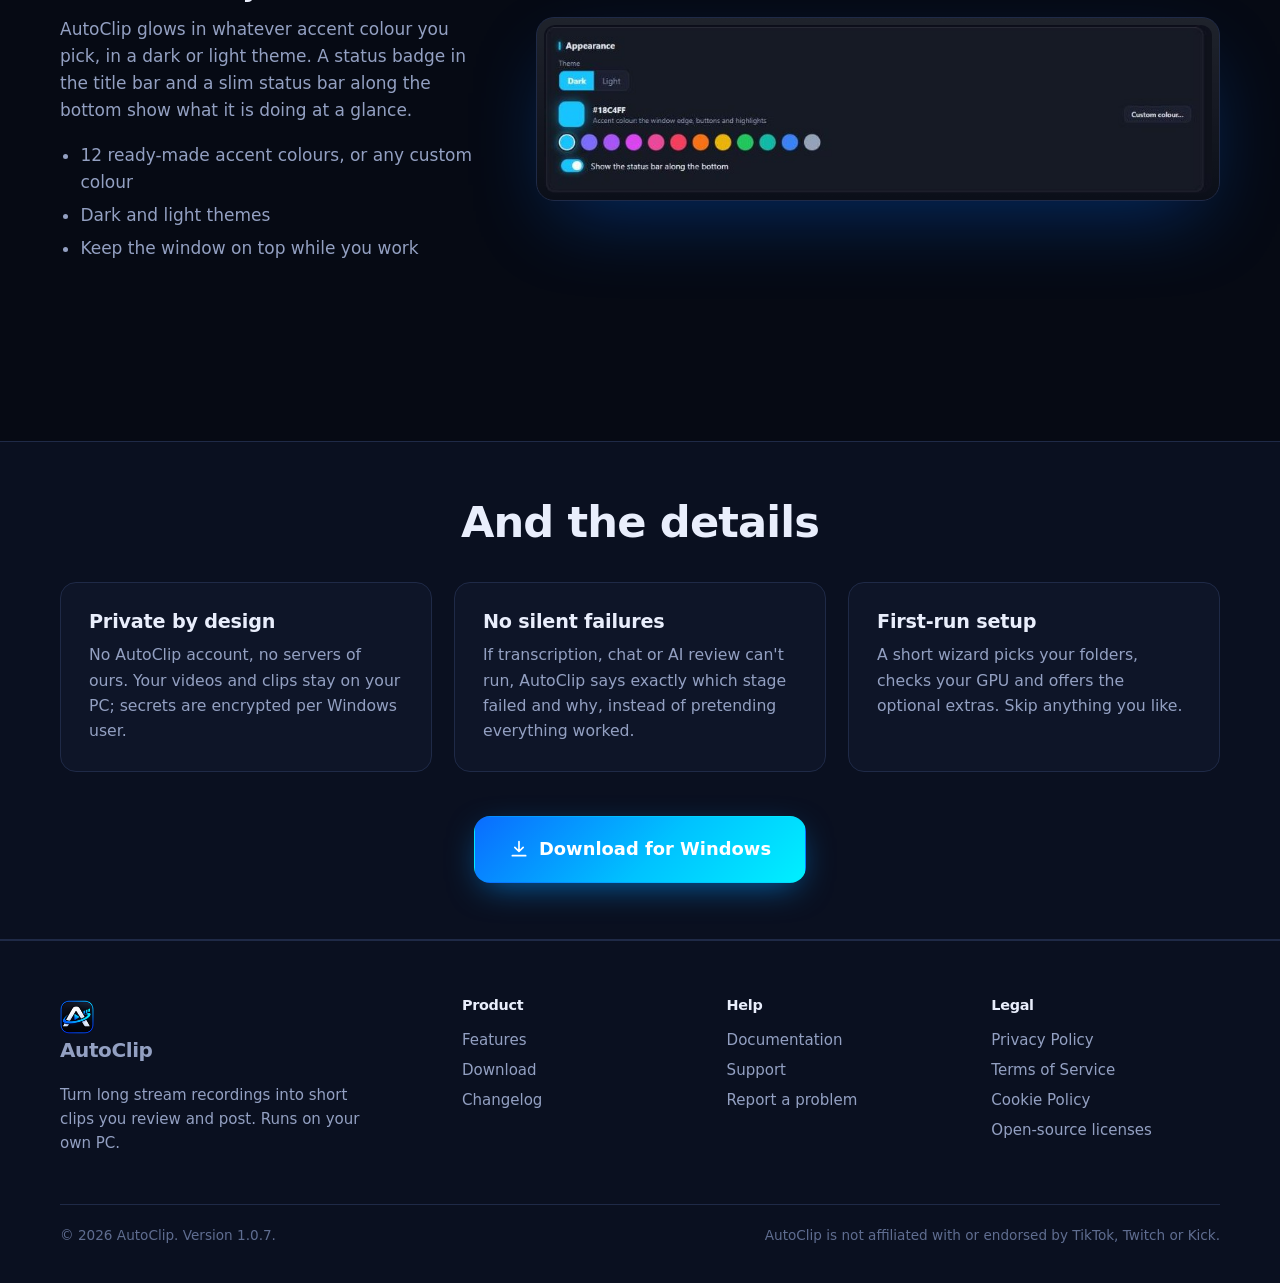
<file: features.html>
<!doctype html>
<html lang="en" data-base="">
<head>
  <meta charset="utf-8">
  <meta name="viewport" content="width=device-width, initial-scale=1">
  <title>Features - AutoClip</title>
  <meta name="description" content="Everything AutoClip does: AI VOD analysis, automatic transcription, GPU acceleration, smart clip detection, clip review, TikTok uploading with multiple accounts, and automatic updates.">
  <meta name="theme-color" content="#060a14">
  <link rel="canonical" href="https://saberapexyt-commits.github.io/autoclip-app/features.html">
  <link rel="icon" type="image/png" sizes="32x32" href="assets/img/icon-32.png">
  <link rel="apple-touch-icon" href="assets/img/icon-180.png">
  <meta property="og:type" content="website">
  <meta property="og:site_name" content="AutoClip">
  <meta property="og:title" content="Features - AutoClip">
  <meta property="og:description" content="Everything AutoClip does: AI VOD analysis, automatic transcription, GPU acceleration, smart clip detection, clip review, TikTok uploading with multiple accounts, and automatic updates.">
  <meta property="og:url" content="https://saberapexyt-commits.github.io/autoclip-app/features.html">
  <meta property="og:image" content="https://saberapexyt-commits.github.io/autoclip-app/assets/img/og.png">
  <meta name="twitter:card" content="summary_large_image">
  <link rel="stylesheet" href="assets/css/site.css">
  <script>try{var t=localStorage.getItem("autoclip-theme");if(t)document.documentElement.setAttribute("data-theme",t)}catch(e){}</script>
</head>
<body class="">
<a class="sr" href="#main">Skip to content</a>
<header class="site">
  <div class="wrap nav">
    <a class="brand" href="index.html"><img src="assets/img/icon-64.png" alt="" width="34" height="34">AutoClip</a>
    <ul id="navlinks">
      <li><a href="index.html">Home</a></li>
      <li><a href="features.html" class="active" aria-current="page">Features</a></li>
      <li><a href="download.html">Download</a></li>
      <li><a href="docs.html">Docs</a></li>
      <li><a href="changelog.html">Changelog</a></li>
      <li><a href="support.html">Support</a></li>
    </ul>
    <div class="right">
      <button class="iconbtn" id="themeBtn" aria-label="Switch light / dark theme" title="Light / dark"><svg viewBox="0 0 24 24"><circle cx="12" cy="12" r="4"/><path d="M12 2v2m0 16v2M4.9 4.9l1.4 1.4m11.4 11.4l1.4 1.4M2 12h2m16 0h2M4.9 19.1l1.4-1.4m11.4-11.4l1.4-1.4"/></svg></button>
      <a class="btn small" href="download.html">Download</a>
      <button class="iconbtn" id="menuBtn" aria-label="Menu" aria-expanded="false" aria-controls="navlinks"><svg viewBox="0 0 24 24"><path d="M4 7h16M4 12h16M4 17h16"/></svg></button>
    </div>
  </div>
</header>
<main id="main">
<section class="hero" style="padding-bottom:10px">
  <div class="wrap">
    <div class="pill reveal"><i></i> One app, start to finish</div>
    <h1 class="reveal">Built for the way <span class="gradtext">streamers</span> actually clip.</h1>
    <p class="lead reveal">From a six-hour VOD to a queue of reviewed, captioned, vertical clips, without leaving one window.</p>
  </div>
</section>

<section style="padding-top:30px">
  <div class="wrap">
    <div class="row" id="analysis">
      <div class="txt reveal"><div class="kicker">AI VOD analysis</div><h3>It watches the whole stream so you don't have to</h3>
        <p>AutoClip examines every second of your VOD, however long, and fuses everything it learns into one picture of where the interesting moments are.</p>
        <ul><li>Picture: motion, HUD and kill-feed activity, flashes, banners, hard cuts</li><li>Audio: loudness against your normal volume, laughter-like bursts, excited voice, pauses</li><li>Speech: the full timestamped transcript</li><li>Chat: message spikes and hype emotes (Twitch)</li></ul></div>
      <div class="shot reveal"><img src="assets/img/shot-home-crop.jpg" alt="AutoClip's Home screen while a VOD is being analysed" loading="lazy" width="930" height="520"></div>
    </div>

    <div class="row flip" id="transcription">
      <div class="card reveal" style="padding:34px"><div class="ico"><svg viewBox="0 0 24 24"><rect x="9" y="3" width="6" height="12" rx="3"/><path d="M5 11a7 7 0 0014 0M12 18v3"/></svg></div>
        <h3>Whisper, on your PC</h3><p>Speech is transcribed locally with OpenAI's Whisper model, with word-level timestamps. Long VODs are processed in chunks with checkpoints, so an interruption never costs you the whole run.</p></div>
      <div class="txt reveal"><div class="kicker">Automatic transcription</div><h3>Words with timestamps, not guesses</h3>
        <p>The transcript is what lets AutoClip start a clip at the beginning of a sentence and end it when the laughter has finished.</p>
        <ul><li>Language detected automatically</li><li>Fast, balanced or best-quality models</li><li>Bogus "thanks for watching" lines Whisper invents on music are filtered out</li></ul></div>
    </div>

    <div class="row" id="gpu">
      <div class="txt reveal"><div class="kicker">GPU acceleration</div><h3>Use the graphics card you already own</h3>
        <p>With an NVIDIA GPU, transcription runs several times faster and the most accurate Whisper model becomes practical. It's optional, one click in Settings, and everything keeps working on the CPU without it.</p>
        <p class="muted">Measured on an RTX 3060 Ti (10 minutes of speech):</p>
        <table class="t"><tr><th>Model</th><th>CPU</th><th>GPU</th></tr><tr><td>Whisper small</td><td>126 s</td><td><b>35 s</b></td></tr><tr><td>Whisper large-v3-turbo</td><td>impractical</td><td><b>26 s</b></td></tr></table>
        <p class="faint" style="margin-top:12px;font-size:.88rem">GPU acceleration needs a one-time ~1.3&nbsp;GB download of NVIDIA's CUDA libraries. We only use the GPU where it measurably helps.</p></div>
      <div class="card reveal" style="padding:34px"><div class="ico"><svg viewBox="0 0 24 24"><path d="M13 2L4 14h7l-1 8 9-12h-7z"/></svg></div><h3>Honest about what helps</h3>
        <p>We benchmarked video decoding and encoding on the GPU too: on a modern CPU they were no faster, so they stay on the CPU by default. You can still switch them on if your PC is different.</p></div>
    </div>

    <div class="row flip" id="detection">
      <div class="card reveal" style="padding:34px"><div class="ico"><svg viewBox="0 0 24 24"><path d="M12 3l2.5 5.5L20 9l-4 4 1 6-5-3-5 3 1-6-4-4 5.5-.5z"/></svg></div>
        <h3>Not fooled by shouting</h3><p>Someone yelling "no way" at a menu isn't a highlight. AutoClip only trusts a reaction when the voice sounds excited or something happened on screen just before it, and then pulls the clip back to include that cause.</p></div>
      <div class="txt reveal"><div class="kicker">Smart clip detection</div><h3>Clips that make sense on their own</h3>
        <p>Windows include the setup, the moment and the aftermath. Edges snap to sentence boundaries and calm moments, dead air is trimmed, and overlapping or duplicate moments are dropped.</p>
        <ul><li>Optional AI review of real frames (free local model, Claude, or Ollama)</li><li>Every rendered clip is verified: length, size, audio, not frozen, not silent</li><li>Honest warnings if any part of the analysis couldn't run</li></ul></div>
    </div>

    <div class="row" id="video">
      <div class="txt reveal"><div class="kicker">Video analysis</div><h3>It actually looks at the footage</h3>
        <p>Beyond motion and flashes, AutoClip can show sampled frames from each candidate to a vision model, so "a goal was scored" is something it sees, not something it infers from volume.</p>
        <ul><li><b>Free local AI</b>: a one-time 305 MB download, private, no account</li><li><b>Claude</b> (optional, your own API key)</li><li><b>Ollama</b> vision models, if you run them</li></ul></div>
      <div class="shot reveal"><img src="assets/img/shot-settings-crop.jpg" alt="AutoClip Settings: speech transcription, local AI, Claude key and GPU acceleration" loading="lazy" width="930" height="460"></div>
    </div>

    <div class="row flip" id="review">
      <div class="shot reveal"><img src="assets/img/shot-review-crop.jpg" alt="Reviewing a clip: video, score, editable title and caption, approve and reject" loading="lazy" width="930" height="510"></div>
      <div class="txt reveal"><div class="kicker">Clip review</div><h3>You're always the editor</h3>
        <p>Every clip is shown with its score and the reason it was picked. Watch it full-size, approve or reject it with one key, rename it (the file is renamed too) and write the caption you want.</p>
        <ul><li><kbd>A</kbd> approve, <kbd>R</kbd> reject, arrow keys to move</li><li>Vertical 9:16 with zoom, full-frame or fill layouts</li><li>Optional burned-in captions from the transcript</li></ul></div>
    </div>

    <div class="row" id="tiktok">
      <div class="txt reveal"><div class="kicker">TikTok uploading &middot; multiple accounts</div><h3>Official, queued and double-post-proof</h3>
        <p>AutoClip uses TikTok's official Login Kit and Content Posting API. Connect as many TikTok accounts as you like, pick which one a batch goes to, and watch the queue.</p>
        <ul><li>Sign-in happens on tiktok.com, never inside AutoClip</li><li>Tokens are encrypted for your Windows account only</li><li>The same video is never uploaded twice to the same account (even renamed)</li><li>Rate limits are respected automatically</li></ul>
        <p class="faint" style="font-size:.9rem">Posting needs a free TikTok developer app. Until TikTok approves ("audits") it, clips arrive as drafts in your TikTok inbox for you to finish.</p></div>
      <div class="shot reveal"><img src="assets/img/shot-upload-crop.jpg" alt="Upload screen with two TikTok accounts and the upload queue" loading="lazy" width="930" height="600"></div>
    </div>

    <div class="row flip" id="updates">
      <div class="shot reveal"><img src="assets/img/shot-updates-crop.jpg" alt="AutoClip Settings, Updates card: version, automatic checks and release channel" loading="lazy" width="930" height="260"></div>
      <div class="txt reveal"><div class="kicker">Automatic updates</div><h3>Stay current without lifting a finger</h3>
        <p>AutoClip checks for new versions, downloads them in the background and verifies them before anything runs: every release is cryptographically signed, so a tampered or fake update is rejected.</p>
        <ul><li>A small, dismissible notice: Update now or Later</li><li>Never installs while a VOD is processing or clips are uploading</li><li>Can install when you close the app</li><li>Settings, accounts, projects and clips are kept</li><li>Interrupted update? It tells you and offers a retry. Older versions stay available</li></ul></div>
    </div>

    <div class="row" id="appearance">
      <div class="txt reveal"><div class="kicker">Make it yours</div><h3>Your colour, your theme</h3>
        <p>AutoClip glows in whatever accent colour you pick, in a dark or light theme. A status badge in the title bar and a slim status bar along the bottom show what it is doing at a glance.</p>
        <ul><li>12 ready-made accent colours, or any custom colour</li><li>Dark and light themes</li><li>Keep the window on top while you work</li></ul></div>
      <div class="shot reveal"><img src="assets/img/shot-appearance-crop.jpg" alt="AutoClip Settings, Appearance card: theme and accent colour choices" loading="lazy" width="930" height="235"></div>
    </div>
  </div>
</section>

<section class="alt tight">
  <div class="wrap">
    <div class="sechead reveal" style="margin-bottom:34px"><h2>And the details</h2></div>
    <div class="grid g3">
      <div class="card reveal"><h3>Private by design</h3><p>No AutoClip account, no servers of ours. Your videos and clips stay on your PC; secrets are encrypted per Windows user.</p></div>
      <div class="card reveal"><h3>No silent failures</h3><p>If transcription, chat or AI review can't run, AutoClip says exactly which stage failed and why, instead of pretending everything worked.</p></div>
      <div class="card reveal"><h3>First-run setup</h3><p>A short wizard picks your folders, checks your GPU and offers the optional extras. Skip anything you like.</p></div>
    </div>
    <div class="cta" style="margin-top:44px"><a class="btn big" data-fill="href" href="https://github.com/saberapexyt-commits/autoclip-app/releases/download/v1.0.7/AutoClip-Setup-1.0.7.exe"><svg viewBox="0 0 24 24"><path d="M12 3v12m0 0l-5-5m5 5l5-5M4 20h16"/></svg>Download for Windows</a></div>
  </div>
</section>

</main>
<footer class="site">
  <div class="wrap">
    <div class="fgrid">
      <div>
        <a class="brand" href="index.html"><img src="assets/img/icon-64.png" alt="" width="34" height="34">AutoClip</a>
        <p style="margin-top:14px;max-width:320px">Turn long stream recordings into short clips you review and post. Runs on your own PC.</p>
      </div>
      <div><h4>Product</h4><a href="features.html">Features</a><a href="download.html">Download</a><a href="changelog.html">Changelog</a></div>
      <div><h4>Help</h4><a href="docs.html">Documentation</a><a href="support.html">Support</a><a href="https://github.com/saberapexyt-commits/autoclip-app/issues">Report a problem</a></div>
      <div><h4>Legal</h4><a href="privacy.html">Privacy Policy</a><a href="terms.html">Terms of Service</a><a href="cookies.html">Cookie Policy</a><a href="licenses.html">Open-source licenses</a></div>
    </div>
    <div class="fine"><span>© 2026 AutoClip. Version 1.0.7.</span><span>AutoClip is not affiliated with or endorsed by TikTok, Twitch or Kick.</span></div>
  </div>
</footer>
<script src="assets/js/site.js" defer></script>
</body>
</html>
</file>
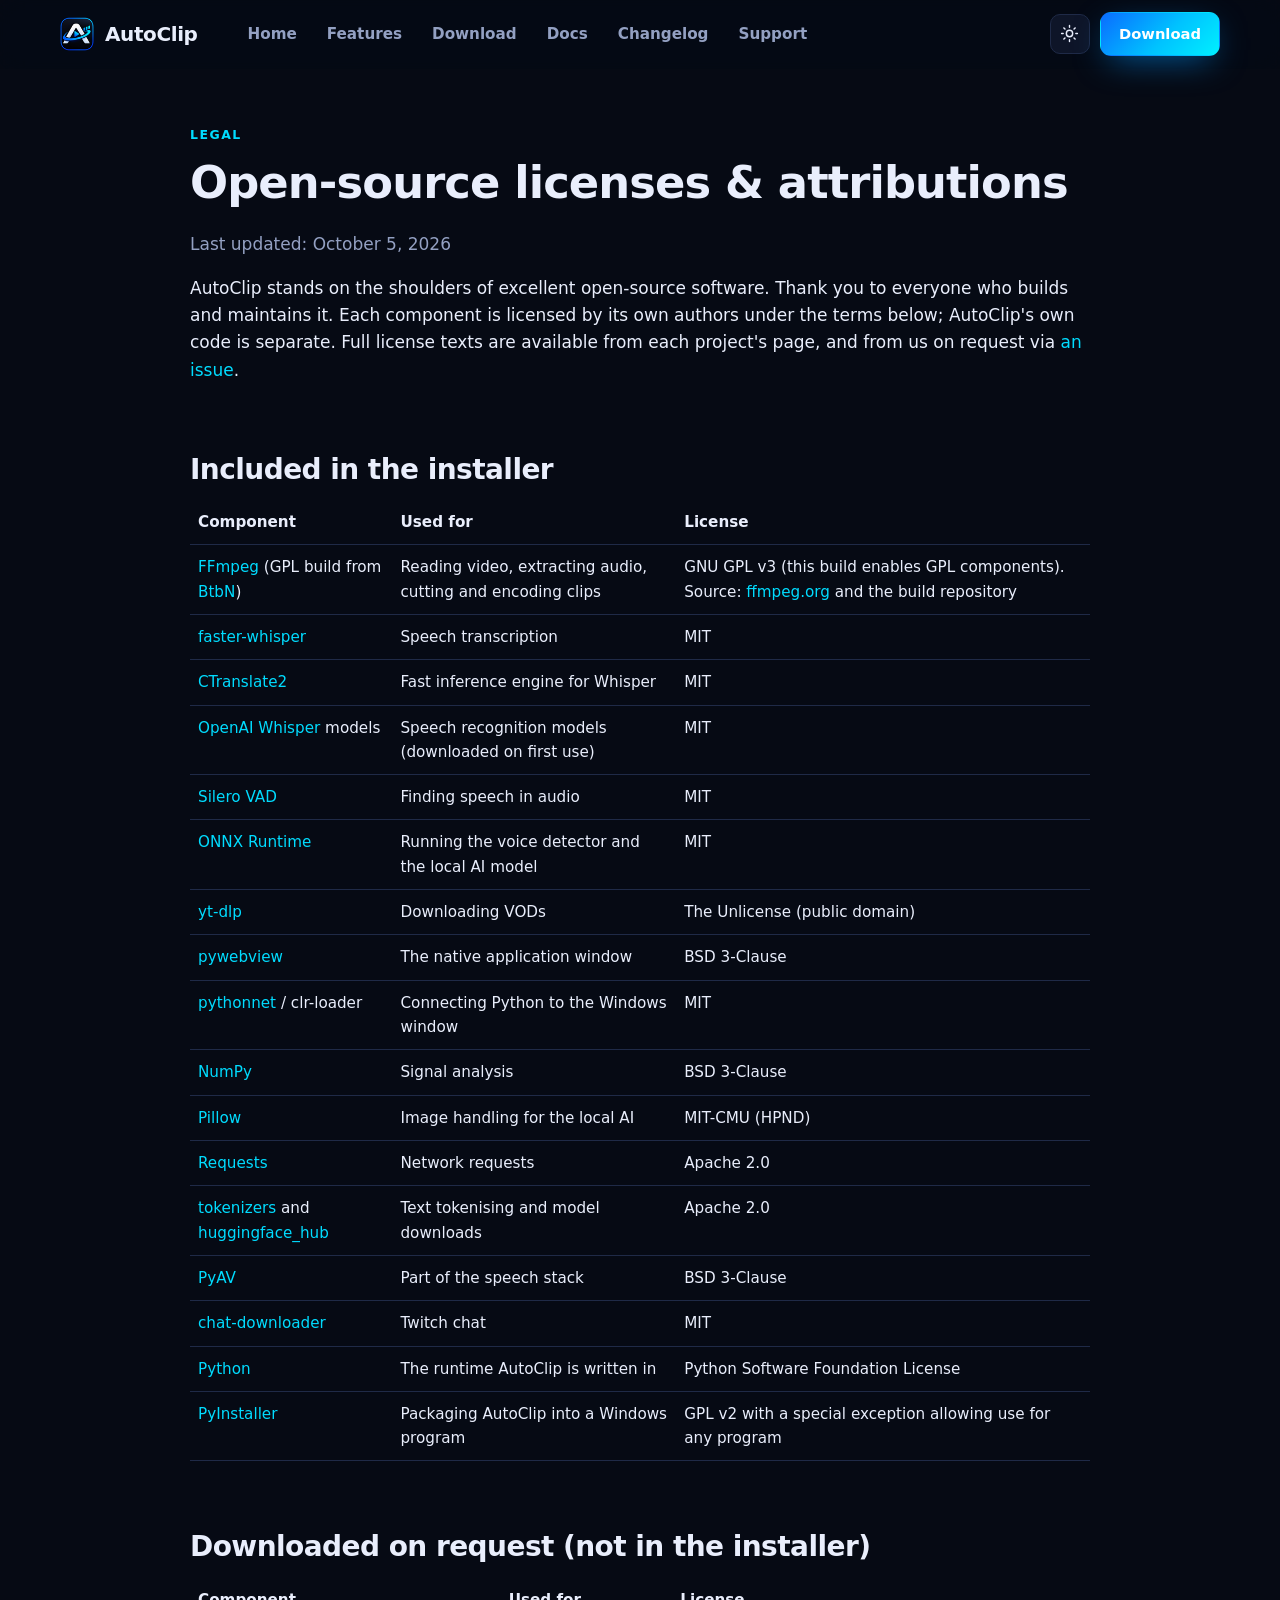
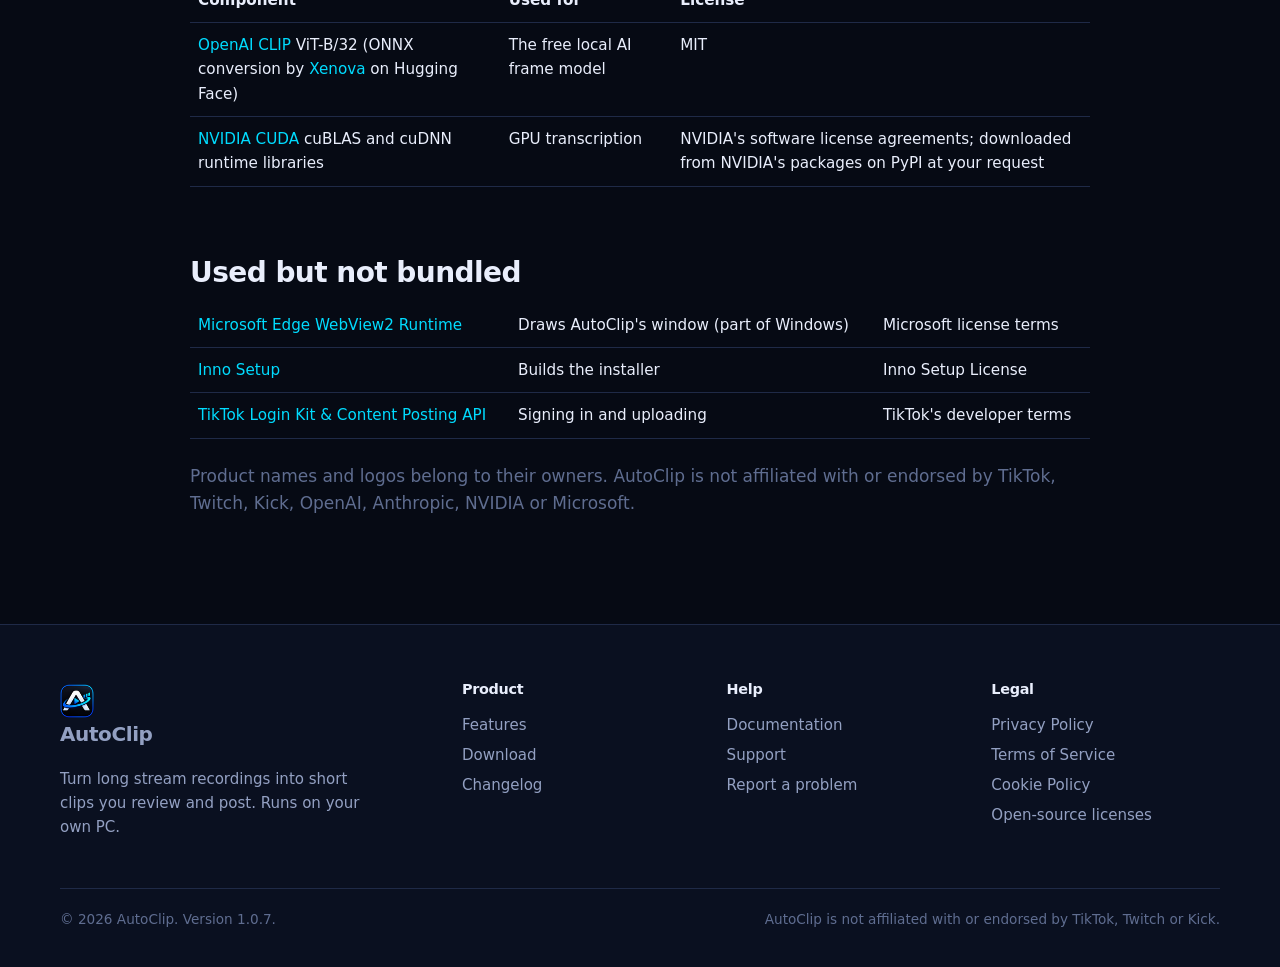
<file: licenses.html>
<!doctype html>
<html lang="en" data-base="">
<head>
  <meta charset="utf-8">
  <meta name="viewport" content="width=device-width, initial-scale=1">
  <title>Open-source licenses - AutoClip</title>
  <meta name="description" content="The open-source software and models AutoClip is built on, with their licenses and attribution.">
  <meta name="theme-color" content="#060a14">
  <link rel="canonical" href="https://saberapexyt-commits.github.io/autoclip-app/licenses.html">
  <link rel="icon" type="image/png" sizes="32x32" href="assets/img/icon-32.png">
  <link rel="apple-touch-icon" href="assets/img/icon-180.png">
  <meta property="og:type" content="website">
  <meta property="og:site_name" content="AutoClip">
  <meta property="og:title" content="Open-source licenses - AutoClip">
  <meta property="og:description" content="The open-source software and models AutoClip is built on, with their licenses and attribution.">
  <meta property="og:url" content="https://saberapexyt-commits.github.io/autoclip-app/licenses.html">
  <meta property="og:image" content="https://saberapexyt-commits.github.io/autoclip-app/assets/img/og.png">
  <meta name="twitter:card" content="summary_large_image">
  <link rel="stylesheet" href="assets/css/site.css">
  <script>try{var t=localStorage.getItem("autoclip-theme");if(t)document.documentElement.setAttribute("data-theme",t)}catch(e){}</script>
</head>
<body class="">
<a class="sr" href="#main">Skip to content</a>
<header class="site">
  <div class="wrap nav">
    <a class="brand" href="index.html"><img src="assets/img/icon-64.png" alt="" width="34" height="34">AutoClip</a>
    <ul id="navlinks">
      <li><a href="index.html">Home</a></li>
      <li><a href="features.html">Features</a></li>
      <li><a href="download.html">Download</a></li>
      <li><a href="docs.html">Docs</a></li>
      <li><a href="changelog.html">Changelog</a></li>
      <li><a href="support.html">Support</a></li>
    </ul>
    <div class="right">
      <button class="iconbtn" id="themeBtn" aria-label="Switch light / dark theme" title="Light / dark"><svg viewBox="0 0 24 24"><circle cx="12" cy="12" r="4"/><path d="M12 2v2m0 16v2M4.9 4.9l1.4 1.4m11.4 11.4l1.4 1.4M2 12h2m16 0h2M4.9 19.1l1.4-1.4m11.4-11.4l1.4-1.4"/></svg></button>
      <a class="btn small" href="download.html">Download</a>
      <button class="iconbtn" id="menuBtn" aria-label="Menu" aria-expanded="false" aria-controls="navlinks"><svg viewBox="0 0 24 24"><path d="M4 7h16M4 12h16M4 17h16"/></svg></button>
    </div>
  </div>
</header>
<main id="main">
<div class="wrap" style="max-width:900px;padding:56px 0 90px">
  <div class="doc" style="display:block;padding:0"><article style="max-width:none">
    <div class="kicker">Legal</div>
    <h1>Open-source licenses &amp; attributions</h1>
    <p class="muted">Last updated: October 5, 2026</p>
    <p>AutoClip stands on the shoulders of excellent open-source software. Thank you to everyone who builds and maintains it. Each component is licensed by its own authors under the terms below; AutoClip's own code is separate. Full license texts are available from each project's page, and from us on request via <a href="https://github.com/saberapexyt-commits/autoclip-app/issues">an issue</a>.</p>

    <h2>Included in the installer</h2>
    <table>
      <tr><th>Component</th><th>Used for</th><th>License</th></tr>
      <tr><td><a href="https://ffmpeg.org/">FFmpeg</a> (GPL build from <a href="https://github.com/BtbN/FFmpeg-Builds">BtbN</a>)</td><td>Reading video, extracting audio, cutting and encoding clips</td><td>GNU GPL v3 (this build enables GPL components). Source: <a href="https://ffmpeg.org/download.html">ffmpeg.org</a> and the build repository</td></tr>
      <tr><td><a href="https://github.com/SYSTRAN/faster-whisper">faster-whisper</a></td><td>Speech transcription</td><td>MIT</td></tr>
      <tr><td><a href="https://github.com/OpenNMT/CTranslate2">CTranslate2</a></td><td>Fast inference engine for Whisper</td><td>MIT</td></tr>
      <tr><td><a href="https://github.com/openai/whisper">OpenAI Whisper</a> models</td><td>Speech recognition models (downloaded on first use)</td><td>MIT</td></tr>
      <tr><td><a href="https://github.com/snakers4/silero-vad">Silero VAD</a></td><td>Finding speech in audio</td><td>MIT</td></tr>
      <tr><td><a href="https://github.com/microsoft/onnxruntime">ONNX Runtime</a></td><td>Running the voice detector and the local AI model</td><td>MIT</td></tr>
      <tr><td><a href="https://github.com/yt-dlp/yt-dlp">yt-dlp</a></td><td>Downloading VODs</td><td>The Unlicense (public domain)</td></tr>
      <tr><td><a href="https://github.com/r0x0r/pywebview">pywebview</a></td><td>The native application window</td><td>BSD 3-Clause</td></tr>
      <tr><td><a href="https://github.com/pythonnet/pythonnet">pythonnet</a> / clr-loader</td><td>Connecting Python to the Windows window</td><td>MIT</td></tr>
      <tr><td><a href="https://numpy.org/">NumPy</a></td><td>Signal analysis</td><td>BSD 3-Clause</td></tr>
      <tr><td><a href="https://python-pillow.org/">Pillow</a></td><td>Image handling for the local AI</td><td>MIT-CMU (HPND)</td></tr>
      <tr><td><a href="https://requests.readthedocs.io/">Requests</a></td><td>Network requests</td><td>Apache 2.0</td></tr>
      <tr><td><a href="https://github.com/huggingface/tokenizers">tokenizers</a> and <a href="https://github.com/huggingface/huggingface_hub">huggingface_hub</a></td><td>Text tokenising and model downloads</td><td>Apache 2.0</td></tr>
      <tr><td><a href="https://github.com/PyAV-Org/PyAV">PyAV</a></td><td>Part of the speech stack</td><td>BSD 3-Clause</td></tr>
      <tr><td><a href="https://github.com/xtekky/chat-downloader">chat-downloader</a></td><td>Twitch chat</td><td>MIT</td></tr>
      <tr><td><a href="https://www.python.org/">Python</a></td><td>The runtime AutoClip is written in</td><td>Python Software Foundation License</td></tr>
      <tr><td><a href="https://pyinstaller.org/">PyInstaller</a></td><td>Packaging AutoClip into a Windows program</td><td>GPL v2 with a special exception allowing use for any program</td></tr>
    </table>

    <h2>Downloaded on request (not in the installer)</h2>
    <table>
      <tr><th>Component</th><th>Used for</th><th>License</th></tr>
      <tr><td><a href="https://github.com/openai/CLIP">OpenAI CLIP</a> ViT-B/32 (ONNX conversion by <a href="https://huggingface.co/Xenova/clip-vit-base-patch32">Xenova</a> on Hugging Face)</td><td>The free local AI frame model</td><td>MIT</td></tr>
      <tr><td><a href="https://developer.nvidia.com/cuda-downloads">NVIDIA CUDA</a> cuBLAS and cuDNN runtime libraries</td><td>GPU transcription</td><td>NVIDIA's software license agreements; downloaded from NVIDIA's packages on PyPI at your request</td></tr>
    </table>

    <h2>Used but not bundled</h2>
    <table>
      <tr><td><a href="https://developer.microsoft.com/microsoft-edge/webview2/">Microsoft Edge WebView2 Runtime</a></td><td>Draws AutoClip's window (part of Windows)</td><td>Microsoft license terms</td></tr>
      <tr><td><a href="https://jrsoftware.org/isinfo.php">Inno Setup</a></td><td>Builds the installer</td><td>Inno Setup License</td></tr>
      <tr><td><a href="https://developers.tiktok.com/">TikTok Login Kit &amp; Content Posting API</a></td><td>Signing in and uploading</td><td>TikTok's developer terms</td></tr>
    </table>
    <p class="faint">Product names and logos belong to their owners. AutoClip is not affiliated with or endorsed by TikTok, Twitch, Kick, OpenAI, Anthropic, NVIDIA or Microsoft.</p>
  </article></div>
</div>

</main>
<footer class="site">
  <div class="wrap">
    <div class="fgrid">
      <div>
        <a class="brand" href="index.html"><img src="assets/img/icon-64.png" alt="" width="34" height="34">AutoClip</a>
        <p style="margin-top:14px;max-width:320px">Turn long stream recordings into short clips you review and post. Runs on your own PC.</p>
      </div>
      <div><h4>Product</h4><a href="features.html">Features</a><a href="download.html">Download</a><a href="changelog.html">Changelog</a></div>
      <div><h4>Help</h4><a href="docs.html">Documentation</a><a href="support.html">Support</a><a href="https://github.com/saberapexyt-commits/autoclip-app/issues">Report a problem</a></div>
      <div><h4>Legal</h4><a href="privacy.html">Privacy Policy</a><a href="terms.html">Terms of Service</a><a href="cookies.html">Cookie Policy</a><a href="licenses.html">Open-source licenses</a></div>
    </div>
    <div class="fine"><span>© 2026 AutoClip. Version 1.0.7.</span><span>AutoClip is not affiliated with or endorsed by TikTok, Twitch or Kick.</span></div>
  </div>
</footer>
<script src="assets/js/site.js" defer></script>
</body>
</html>
</file>
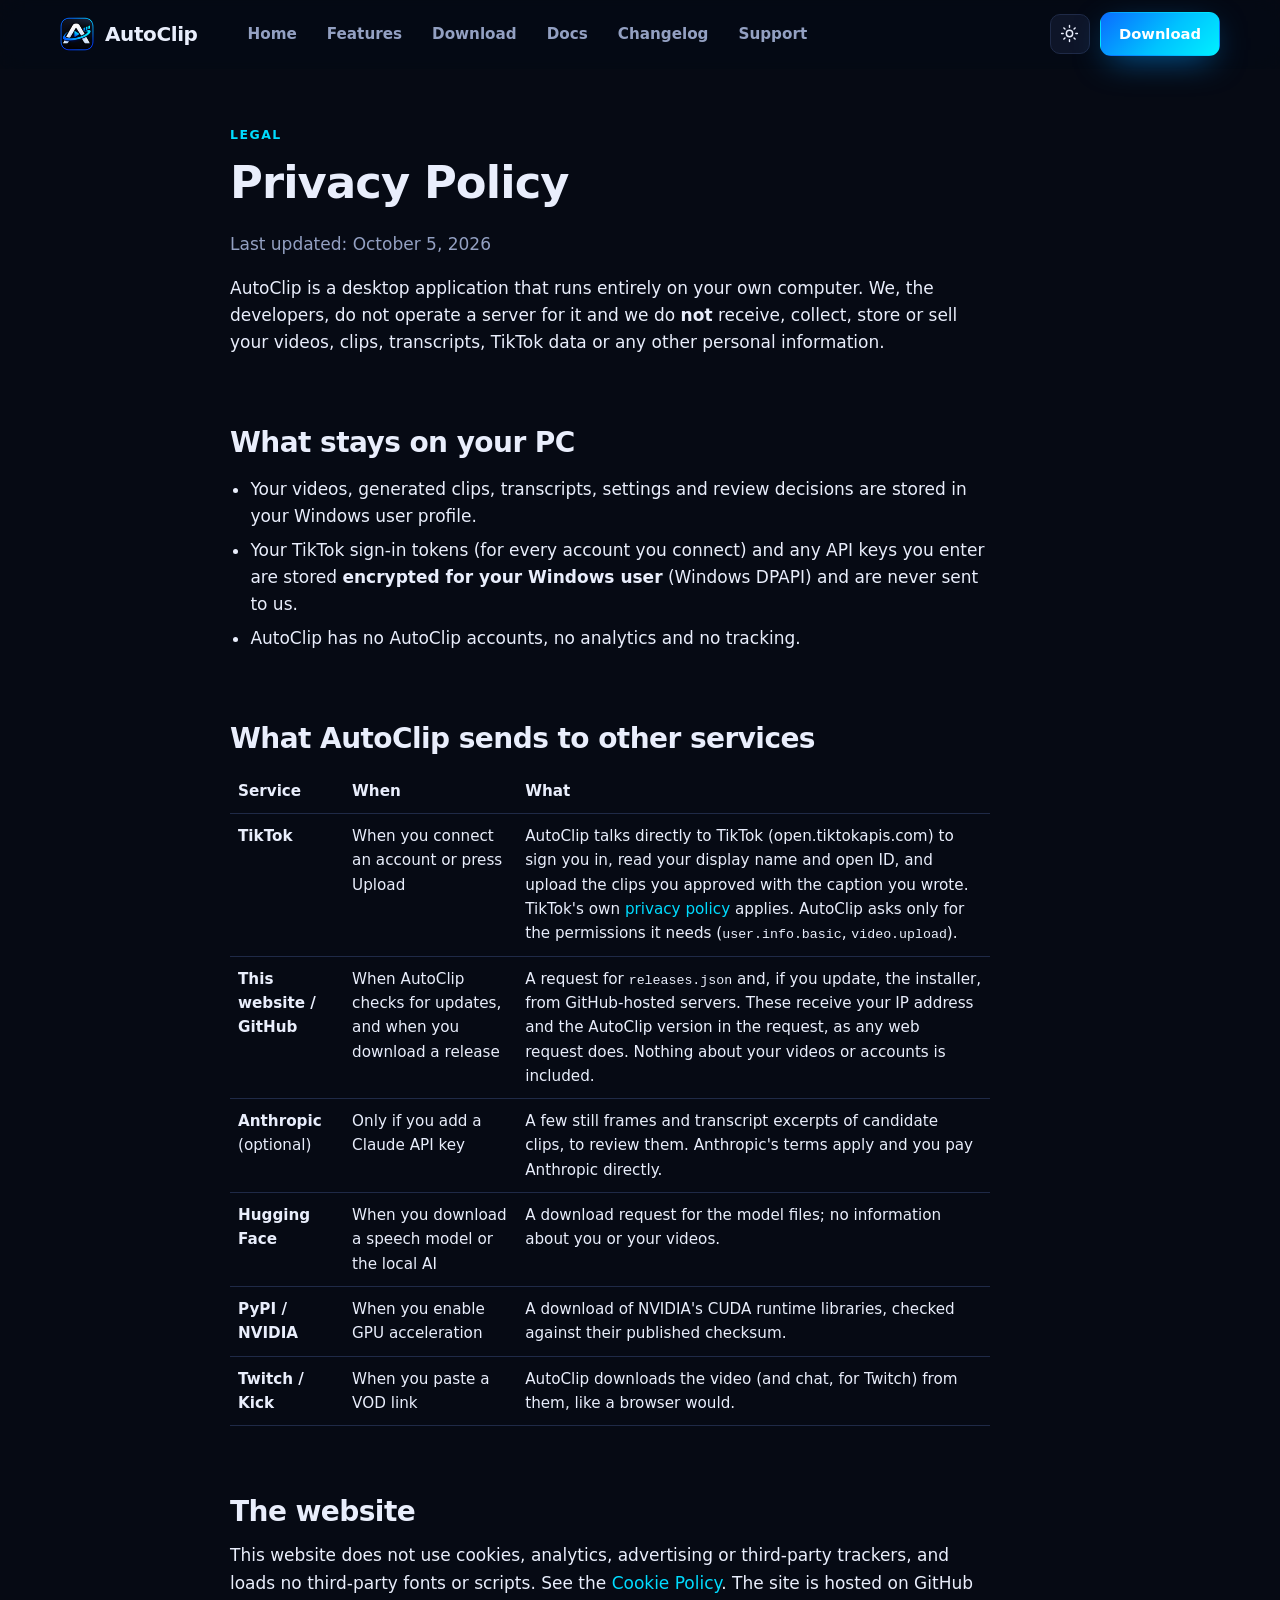
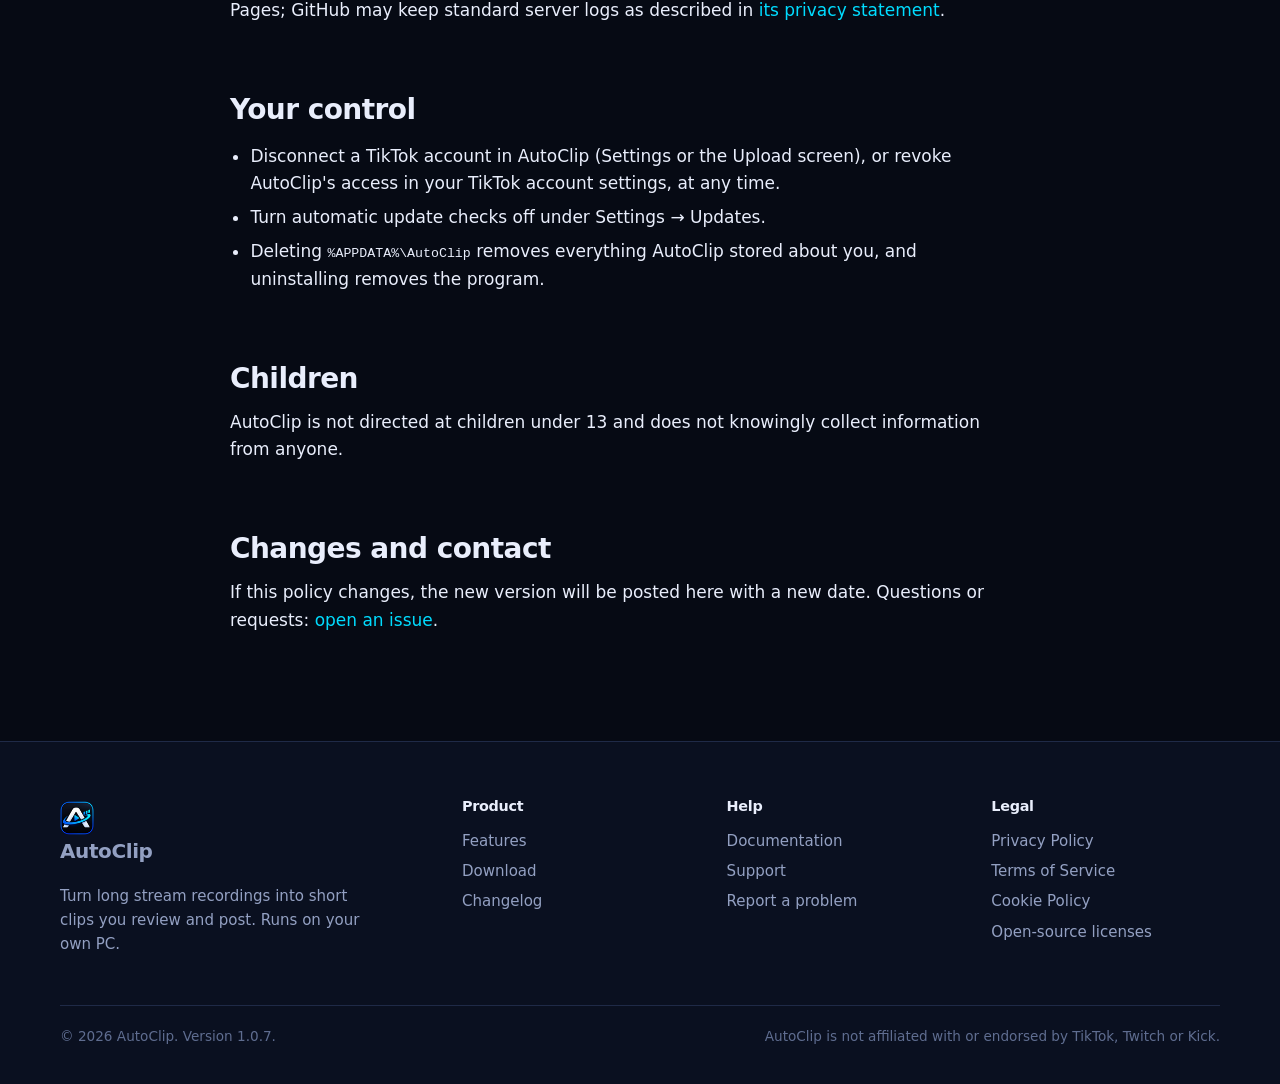
<file: privacy.html>
<!doctype html>
<html lang="en" data-base="">
<head>
  <meta charset="utf-8">
  <meta name="viewport" content="width=device-width, initial-scale=1">
  <title>Privacy Policy - AutoClip</title>
  <meta name="description" content="AutoClip runs on your own PC. This policy explains what stays on your computer and the few things that are sent to other services.">
  <meta name="theme-color" content="#060a14">
  <link rel="canonical" href="https://saberapexyt-commits.github.io/autoclip-app/privacy.html">
  <link rel="icon" type="image/png" sizes="32x32" href="assets/img/icon-32.png">
  <link rel="apple-touch-icon" href="assets/img/icon-180.png">
  <meta property="og:type" content="website">
  <meta property="og:site_name" content="AutoClip">
  <meta property="og:title" content="Privacy Policy - AutoClip">
  <meta property="og:description" content="AutoClip runs on your own PC. This policy explains what stays on your computer and the few things that are sent to other services.">
  <meta property="og:url" content="https://saberapexyt-commits.github.io/autoclip-app/privacy.html">
  <meta property="og:image" content="https://saberapexyt-commits.github.io/autoclip-app/assets/img/og.png">
  <meta name="twitter:card" content="summary_large_image">
  <link rel="stylesheet" href="assets/css/site.css">
  <script>try{var t=localStorage.getItem("autoclip-theme");if(t)document.documentElement.setAttribute("data-theme",t)}catch(e){}</script>
</head>
<body class="">
<a class="sr" href="#main">Skip to content</a>
<header class="site">
  <div class="wrap nav">
    <a class="brand" href="index.html"><img src="assets/img/icon-64.png" alt="" width="34" height="34">AutoClip</a>
    <ul id="navlinks">
      <li><a href="index.html">Home</a></li>
      <li><a href="features.html">Features</a></li>
      <li><a href="download.html">Download</a></li>
      <li><a href="docs.html">Docs</a></li>
      <li><a href="changelog.html">Changelog</a></li>
      <li><a href="support.html">Support</a></li>
    </ul>
    <div class="right">
      <button class="iconbtn" id="themeBtn" aria-label="Switch light / dark theme" title="Light / dark"><svg viewBox="0 0 24 24"><circle cx="12" cy="12" r="4"/><path d="M12 2v2m0 16v2M4.9 4.9l1.4 1.4m11.4 11.4l1.4 1.4M2 12h2m16 0h2M4.9 19.1l1.4-1.4m11.4-11.4l1.4-1.4"/></svg></button>
      <a class="btn small" href="download.html">Download</a>
      <button class="iconbtn" id="menuBtn" aria-label="Menu" aria-expanded="false" aria-controls="navlinks"><svg viewBox="0 0 24 24"><path d="M4 7h16M4 12h16M4 17h16"/></svg></button>
    </div>
  </div>
</header>
<main id="main">
<div class="wrap" style="max-width:820px;padding:56px 0 90px">
  <div class="doc" style="display:block;padding:0"><article>
    <div class="kicker">Legal</div>
    <h1>Privacy Policy</h1>
    <p class="muted">Last updated: October 5, 2026</p>
    <p>AutoClip is a desktop application that runs entirely on your own computer. We, the developers, do not operate a server for it and we do <b>not</b> receive, collect, store or sell your videos, clips, transcripts, TikTok data or any other personal information.</p>

    <h2>What stays on your PC</h2>
    <ul>
      <li>Your videos, generated clips, transcripts, settings and review decisions are stored in your Windows user profile.</li>
      <li>Your TikTok sign-in tokens (for every account you connect) and any API keys you enter are stored <b>encrypted for your Windows user</b> (Windows DPAPI) and are never sent to us.</li>
      <li>AutoClip has no AutoClip accounts, no analytics and no tracking.</li>
    </ul>

    <h2>What AutoClip sends to other services</h2>
    <table>
      <tr><th>Service</th><th>When</th><th>What</th></tr>
      <tr><td><b>TikTok</b></td><td>When you connect an account or press Upload</td><td>AutoClip talks directly to TikTok (open.tiktokapis.com) to sign you in, read your display name and open ID, and upload the clips you approved with the caption you wrote. TikTok's own <a href="https://www.tiktok.com/legal/privacy-policy">privacy policy</a> applies. AutoClip asks only for the permissions it needs (<code>user.info.basic</code>, <code>video.upload</code>).</td></tr>
      <tr><td><b>This website / GitHub</b></td><td>When AutoClip checks for updates, and when you download a release</td><td>A request for <code>releases.json</code> and, if you update, the installer, from GitHub-hosted servers. These receive your IP address and the AutoClip version in the request, as any web request does. Nothing about your videos or accounts is included.</td></tr>
      <tr><td><b>Anthropic</b> (optional)</td><td>Only if you add a Claude API key</td><td>A few still frames and transcript excerpts of candidate clips, to review them. Anthropic's terms apply and you pay Anthropic directly.</td></tr>
      <tr><td><b>Hugging Face</b></td><td>When you download a speech model or the local AI</td><td>A download request for the model files; no information about you or your videos.</td></tr>
      <tr><td><b>PyPI / NVIDIA</b></td><td>When you enable GPU acceleration</td><td>A download of NVIDIA's CUDA runtime libraries, checked against their published checksum.</td></tr>
      <tr><td><b>Twitch / Kick</b></td><td>When you paste a VOD link</td><td>AutoClip downloads the video (and chat, for Twitch) from them, like a browser would.</td></tr>
    </table>

    <h2>The website</h2>
    <p>This website does not use cookies, analytics, advertising or third-party trackers, and loads no third-party fonts or scripts. See the <a href="cookies.html">Cookie Policy</a>. The site is hosted on GitHub Pages; GitHub may keep standard server logs as described in <a href="https://docs.github.com/en/site-policy/privacy-policies/github-general-privacy-statement">its privacy statement</a>.</p>

    <h2>Your control</h2>
    <ul>
      <li>Disconnect a TikTok account in AutoClip (Settings or the Upload screen), or revoke AutoClip's access in your TikTok account settings, at any time.</li>
      <li>Turn automatic update checks off under Settings → Updates.</li>
      <li>Deleting <code>%APPDATA%\AutoClip</code> removes everything AutoClip stored about you, and uninstalling removes the program.</li>
    </ul>

    <h2>Children</h2>
    <p>AutoClip is not directed at children under 13 and does not knowingly collect information from anyone.</p>

    <h2>Changes and contact</h2>
    <p>If this policy changes, the new version will be posted here with a new date. Questions or requests: <a href="https://github.com/saberapexyt-commits/autoclip-app/issues">open an issue</a>.</p>
  </article></div>
</div>

</main>
<footer class="site">
  <div class="wrap">
    <div class="fgrid">
      <div>
        <a class="brand" href="index.html"><img src="assets/img/icon-64.png" alt="" width="34" height="34">AutoClip</a>
        <p style="margin-top:14px;max-width:320px">Turn long stream recordings into short clips you review and post. Runs on your own PC.</p>
      </div>
      <div><h4>Product</h4><a href="features.html">Features</a><a href="download.html">Download</a><a href="changelog.html">Changelog</a></div>
      <div><h4>Help</h4><a href="docs.html">Documentation</a><a href="support.html">Support</a><a href="https://github.com/saberapexyt-commits/autoclip-app/issues">Report a problem</a></div>
      <div><h4>Legal</h4><a href="privacy.html">Privacy Policy</a><a href="terms.html">Terms of Service</a><a href="cookies.html">Cookie Policy</a><a href="licenses.html">Open-source licenses</a></div>
    </div>
    <div class="fine"><span>© 2026 AutoClip. Version 1.0.7.</span><span>AutoClip is not affiliated with or endorsed by TikTok, Twitch or Kick.</span></div>
  </div>
</footer>
<script src="assets/js/site.js" defer></script>
</body>
</html>
</file>
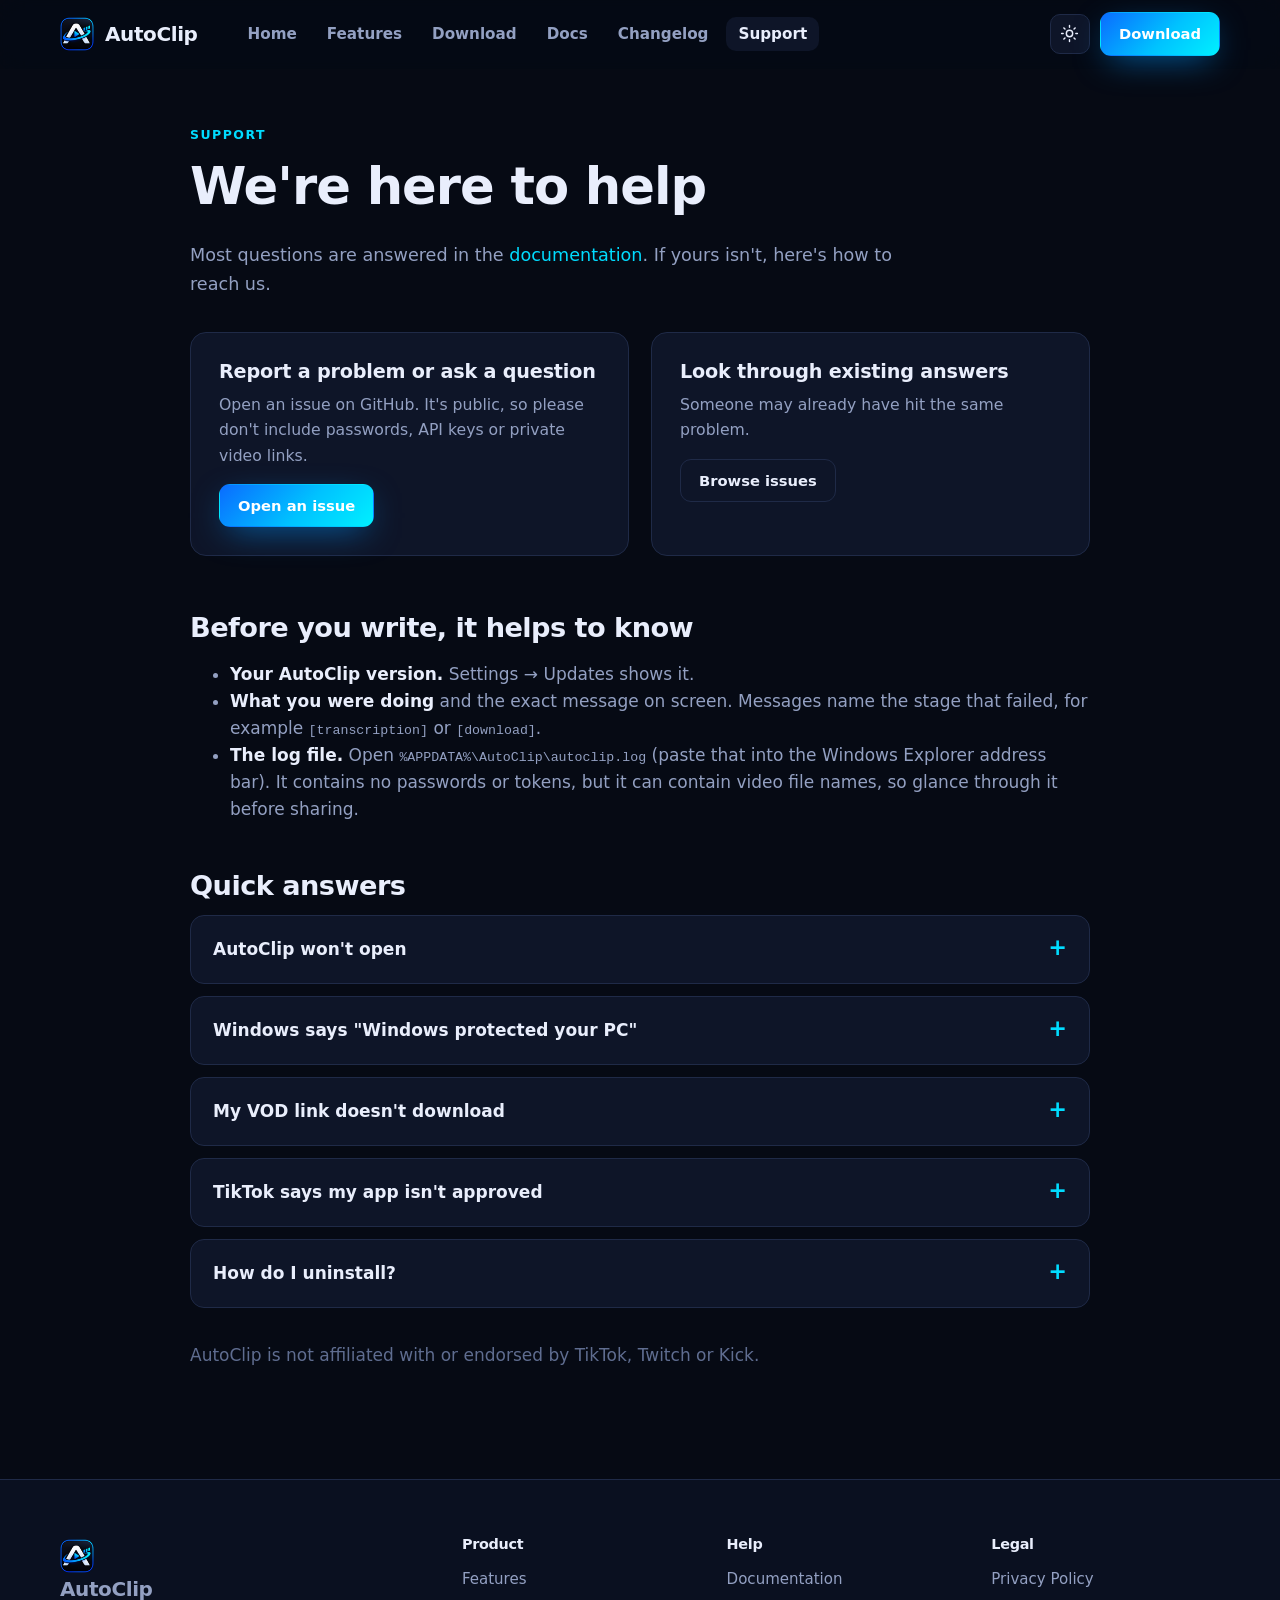
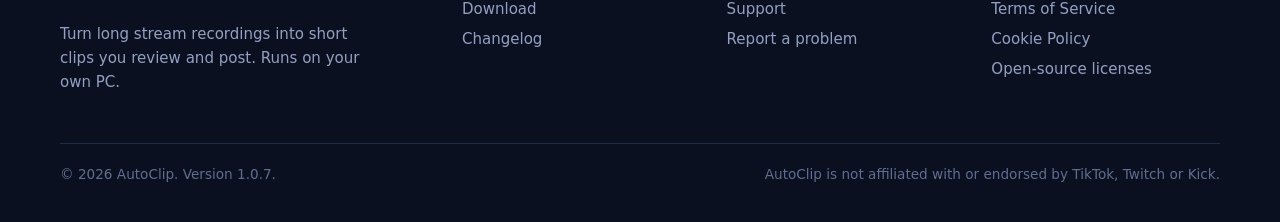
<file: support.html>
<!doctype html>
<html lang="en" data-base="">
<head>
  <meta charset="utf-8">
  <meta name="viewport" content="width=device-width, initial-scale=1">
  <title>Support - AutoClip</title>
  <meta name="description" content="Get help with AutoClip: report a problem, find your log file, and answers to common questions.">
  <meta name="theme-color" content="#060a14">
  <link rel="canonical" href="https://saberapexyt-commits.github.io/autoclip-app/support.html">
  <link rel="icon" type="image/png" sizes="32x32" href="assets/img/icon-32.png">
  <link rel="apple-touch-icon" href="assets/img/icon-180.png">
  <meta property="og:type" content="website">
  <meta property="og:site_name" content="AutoClip">
  <meta property="og:title" content="Support - AutoClip">
  <meta property="og:description" content="Get help with AutoClip: report a problem, find your log file, and answers to common questions.">
  <meta property="og:url" content="https://saberapexyt-commits.github.io/autoclip-app/support.html">
  <meta property="og:image" content="https://saberapexyt-commits.github.io/autoclip-app/assets/img/og.png">
  <meta name="twitter:card" content="summary_large_image">
  <link rel="stylesheet" href="assets/css/site.css">
  <script>try{var t=localStorage.getItem("autoclip-theme");if(t)document.documentElement.setAttribute("data-theme",t)}catch(e){}</script>
</head>
<body class="">
<a class="sr" href="#main">Skip to content</a>
<header class="site">
  <div class="wrap nav">
    <a class="brand" href="index.html"><img src="assets/img/icon-64.png" alt="" width="34" height="34">AutoClip</a>
    <ul id="navlinks">
      <li><a href="index.html">Home</a></li>
      <li><a href="features.html">Features</a></li>
      <li><a href="download.html">Download</a></li>
      <li><a href="docs.html">Docs</a></li>
      <li><a href="changelog.html">Changelog</a></li>
      <li><a href="support.html" class="active" aria-current="page">Support</a></li>
    </ul>
    <div class="right">
      <button class="iconbtn" id="themeBtn" aria-label="Switch light / dark theme" title="Light / dark"><svg viewBox="0 0 24 24"><circle cx="12" cy="12" r="4"/><path d="M12 2v2m0 16v2M4.9 4.9l1.4 1.4m11.4 11.4l1.4 1.4M2 12h2m16 0h2M4.9 19.1l1.4-1.4m11.4-11.4l1.4-1.4"/></svg></button>
      <a class="btn small" href="download.html">Download</a>
      <button class="iconbtn" id="menuBtn" aria-label="Menu" aria-expanded="false" aria-controls="navlinks"><svg viewBox="0 0 24 24"><path d="M4 7h16M4 12h16M4 17h16"/></svg></button>
    </div>
  </div>
</header>
<main id="main">
<section style="padding-top:56px">
  <div class="wrap" style="max-width:900px">
    <div class="sechead reveal" style="margin:0 0 34px;text-align:left"><div class="kicker">Support</div><h1 style="font-size:clamp(2.2rem,4.6vw,3.2rem)">We're here to help</h1>
      <p>Most questions are answered in the <a href="docs.html">documentation</a>. If yours isn't, here's how to reach us.</p></div>
    <div class="grid g2">
      <div class="card reveal"><h3>Report a problem or ask a question</h3><p>Open an issue on GitHub. It's public, so please don't include passwords, API keys or private video links.</p><p style="margin-top:16px"><a class="btn small" href="https://github.com/saberapexyt-commits/autoclip-app/issues/new">Open an issue</a></p></div>
      <div class="card reveal"><h3>Look through existing answers</h3><p>Someone may already have hit the same problem.</p><p style="margin-top:16px"><a class="btn small ghost" href="https://github.com/saberapexyt-commits/autoclip-app/issues">Browse issues</a></p></div>
    </div>

    <h2 style="margin-top:56px;font-size:1.7rem">Before you write, it helps to know</h2>
    <ul class="muted">
      <li><b style="color:var(--text)">Your AutoClip version.</b> Settings → Updates shows it.</li>
      <li><b style="color:var(--text)">What you were doing</b> and the exact message on screen. Messages name the stage that failed, for example <code>[transcription]</code> or <code>[download]</code>.</li>
      <li><b style="color:var(--text)">The log file.</b> Open <code>%APPDATA%\AutoClip\autoclip.log</code> (paste that into the Windows Explorer address bar). It contains no passwords or tokens, but it can contain video file names, so glance through it before sharing.</li>
    </ul>

    <h2 style="margin-top:46px;font-size:1.7rem">Quick answers</h2>
    <details class="faq"><summary>AutoClip won't open</summary><p>It needs the Microsoft Edge WebView2 Runtime, which is built into Windows 11 and current Windows 10. If it's missing, install it from <a href="https://go.microsoft.com/fwlink/p/?LinkId=2124703">Microsoft</a>, then try again.</p></details>
    <details class="faq"><summary>Windows says "Windows protected your PC"</summary><p>That's SmartScreen, which warns about installers from publishers it hasn't seen often. Click <b>More info → Run anyway</b>. You can verify the download against the SHA-256 checksum on the <a href="download.html">download page</a>.</p></details>
    <details class="faq"><summary>My VOD link doesn't download</summary><p>Twitch and Kick change their sites often. Make sure the link opens the video in your browser (sub-only or deleted VODs can't be downloaded). If it still fails, download the video another way and choose the file with Browse.</p></details>
    <details class="faq"><summary>TikTok says my app isn't approved</summary><p>Unaudited TikTok apps can only send clips to your inbox as drafts, or post privately. See <a href="docs.html#tiktok">Connecting TikTok</a>.</p></details>
    <details class="faq"><summary>How do I uninstall?</summary><p>Windows Settings → Apps → AutoClip → Uninstall. Your clips and your settings are kept. Delete <code>%APPDATA%\AutoClip</code> if you also want those gone.</p></details>
    <p class="faint" style="margin-top:34px">AutoClip is not affiliated with or endorsed by TikTok, Twitch or Kick.</p>
  </div>
</section>

</main>
<footer class="site">
  <div class="wrap">
    <div class="fgrid">
      <div>
        <a class="brand" href="index.html"><img src="assets/img/icon-64.png" alt="" width="34" height="34">AutoClip</a>
        <p style="margin-top:14px;max-width:320px">Turn long stream recordings into short clips you review and post. Runs on your own PC.</p>
      </div>
      <div><h4>Product</h4><a href="features.html">Features</a><a href="download.html">Download</a><a href="changelog.html">Changelog</a></div>
      <div><h4>Help</h4><a href="docs.html">Documentation</a><a href="support.html">Support</a><a href="https://github.com/saberapexyt-commits/autoclip-app/issues">Report a problem</a></div>
      <div><h4>Legal</h4><a href="privacy.html">Privacy Policy</a><a href="terms.html">Terms of Service</a><a href="cookies.html">Cookie Policy</a><a href="licenses.html">Open-source licenses</a></div>
    </div>
    <div class="fine"><span>© 2026 AutoClip. Version 1.0.7.</span><span>AutoClip is not affiliated with or endorsed by TikTok, Twitch or Kick.</span></div>
  </div>
</footer>
<script src="assets/js/site.js" defer></script>
</body>
</html>
</file>
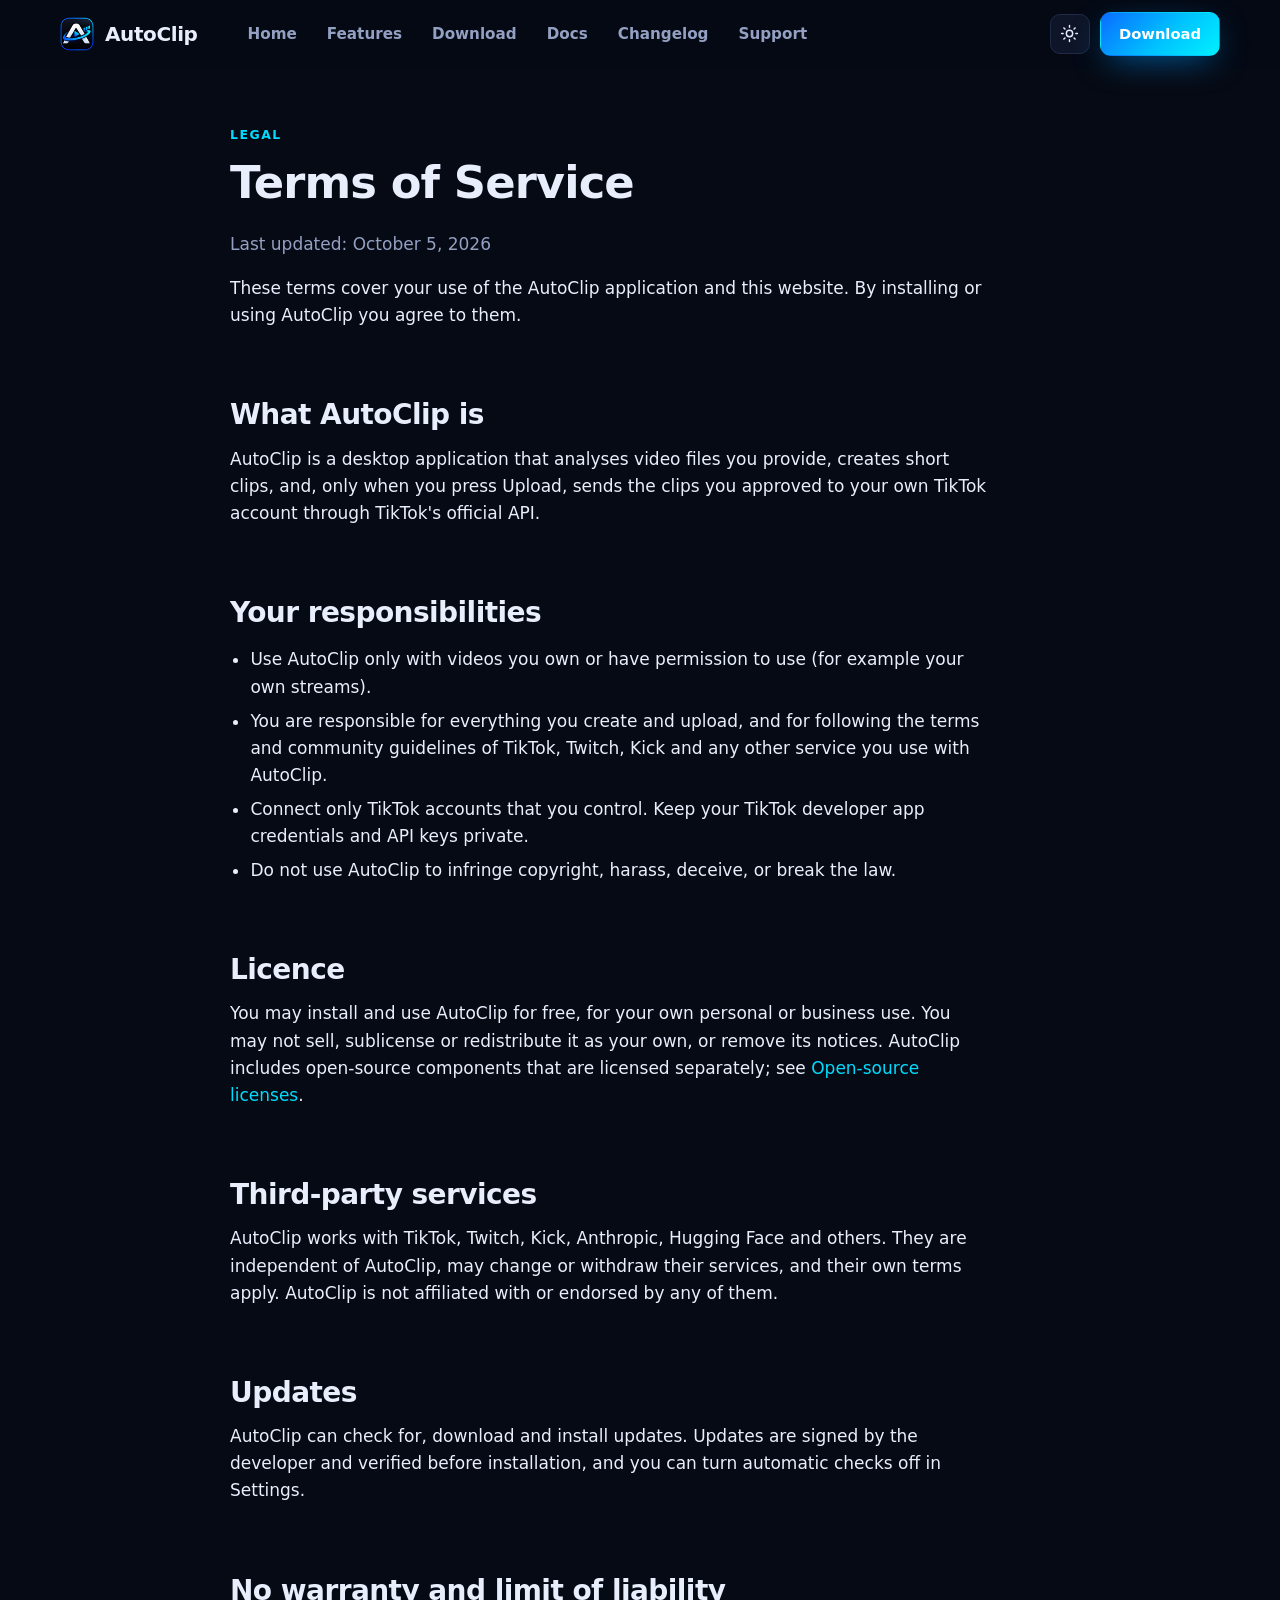
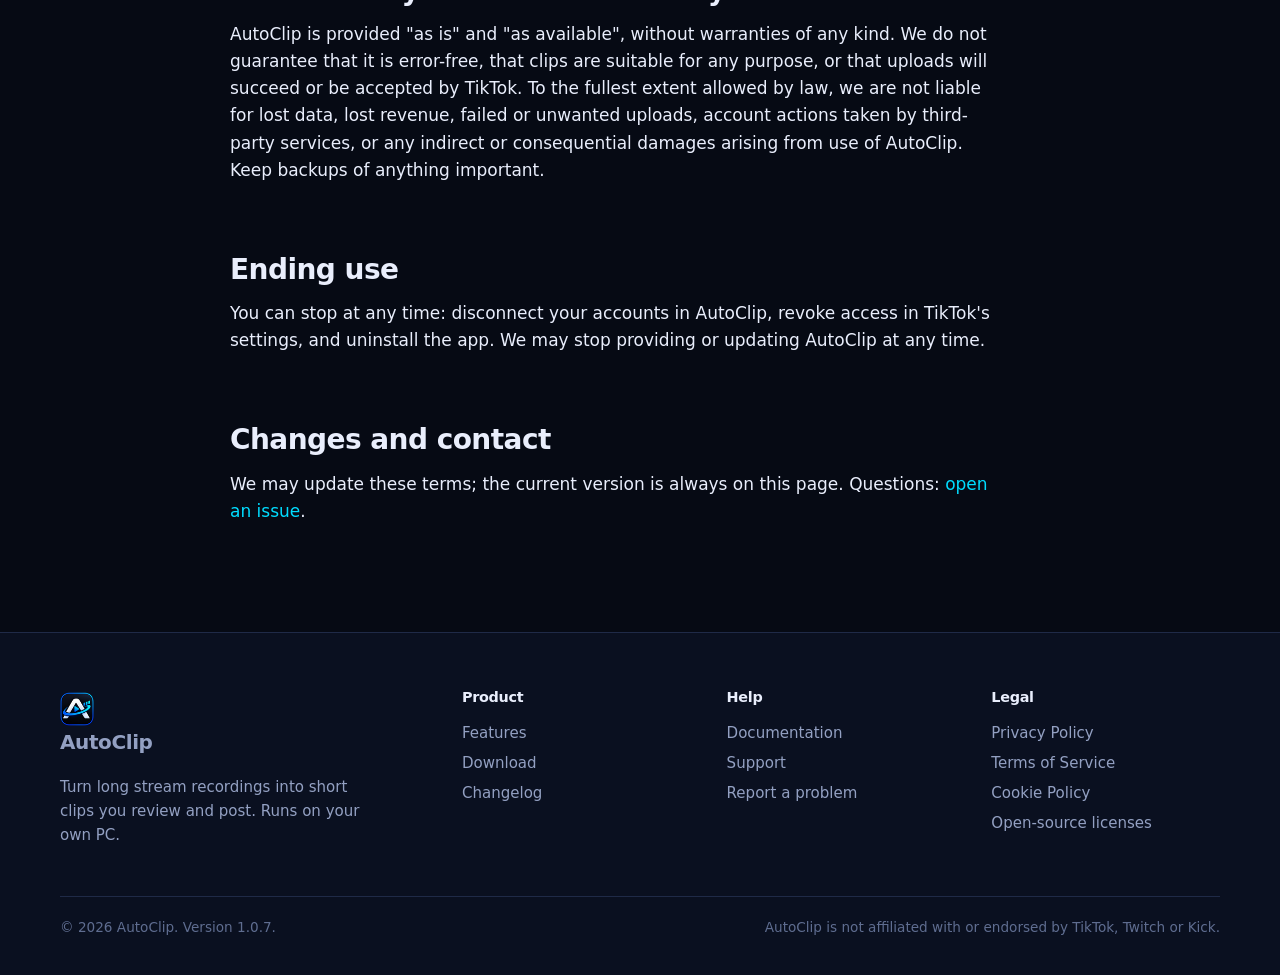
<file: terms.html>
<!doctype html>
<html lang="en" data-base="">
<head>
  <meta charset="utf-8">
  <meta name="viewport" content="width=device-width, initial-scale=1">
  <title>Terms of Service - AutoClip</title>
  <meta name="description" content="The terms for using the AutoClip application and website.">
  <meta name="theme-color" content="#060a14">
  <link rel="canonical" href="https://saberapexyt-commits.github.io/autoclip-app/terms.html">
  <link rel="icon" type="image/png" sizes="32x32" href="assets/img/icon-32.png">
  <link rel="apple-touch-icon" href="assets/img/icon-180.png">
  <meta property="og:type" content="website">
  <meta property="og:site_name" content="AutoClip">
  <meta property="og:title" content="Terms of Service - AutoClip">
  <meta property="og:description" content="The terms for using the AutoClip application and website.">
  <meta property="og:url" content="https://saberapexyt-commits.github.io/autoclip-app/terms.html">
  <meta property="og:image" content="https://saberapexyt-commits.github.io/autoclip-app/assets/img/og.png">
  <meta name="twitter:card" content="summary_large_image">
  <link rel="stylesheet" href="assets/css/site.css">
  <script>try{var t=localStorage.getItem("autoclip-theme");if(t)document.documentElement.setAttribute("data-theme",t)}catch(e){}</script>
</head>
<body class="">
<a class="sr" href="#main">Skip to content</a>
<header class="site">
  <div class="wrap nav">
    <a class="brand" href="index.html"><img src="assets/img/icon-64.png" alt="" width="34" height="34">AutoClip</a>
    <ul id="navlinks">
      <li><a href="index.html">Home</a></li>
      <li><a href="features.html">Features</a></li>
      <li><a href="download.html">Download</a></li>
      <li><a href="docs.html">Docs</a></li>
      <li><a href="changelog.html">Changelog</a></li>
      <li><a href="support.html">Support</a></li>
    </ul>
    <div class="right">
      <button class="iconbtn" id="themeBtn" aria-label="Switch light / dark theme" title="Light / dark"><svg viewBox="0 0 24 24"><circle cx="12" cy="12" r="4"/><path d="M12 2v2m0 16v2M4.9 4.9l1.4 1.4m11.4 11.4l1.4 1.4M2 12h2m16 0h2M4.9 19.1l1.4-1.4m11.4-11.4l1.4-1.4"/></svg></button>
      <a class="btn small" href="download.html">Download</a>
      <button class="iconbtn" id="menuBtn" aria-label="Menu" aria-expanded="false" aria-controls="navlinks"><svg viewBox="0 0 24 24"><path d="M4 7h16M4 12h16M4 17h16"/></svg></button>
    </div>
  </div>
</header>
<main id="main">
<div class="wrap" style="max-width:820px;padding:56px 0 90px">
  <div class="doc" style="display:block;padding:0"><article>
    <div class="kicker">Legal</div>
    <h1>Terms of Service</h1>
    <p class="muted">Last updated: October 5, 2026</p>
    <p>These terms cover your use of the AutoClip application and this website. By installing or using AutoClip you agree to them.</p>

    <h2>What AutoClip is</h2>
    <p>AutoClip is a desktop application that analyses video files you provide, creates short clips, and, only when you press Upload, sends the clips you approved to your own TikTok account through TikTok's official API.</p>

    <h2>Your responsibilities</h2>
    <ul>
      <li>Use AutoClip only with videos you own or have permission to use (for example your own streams).</li>
      <li>You are responsible for everything you create and upload, and for following the terms and community guidelines of TikTok, Twitch, Kick and any other service you use with AutoClip.</li>
      <li>Connect only TikTok accounts that you control. Keep your TikTok developer app credentials and API keys private.</li>
      <li>Do not use AutoClip to infringe copyright, harass, deceive, or break the law.</li>
    </ul>

    <h2>Licence</h2>
    <p>You may install and use AutoClip for free, for your own personal or business use. You may not sell, sublicense or redistribute it as your own, or remove its notices. AutoClip includes open-source components that are licensed separately; see <a href="licenses.html">Open-source licenses</a>.</p>

    <h2>Third-party services</h2>
    <p>AutoClip works with TikTok, Twitch, Kick, Anthropic, Hugging Face and others. They are independent of AutoClip, may change or withdraw their services, and their own terms apply. AutoClip is not affiliated with or endorsed by any of them.</p>

    <h2>Updates</h2>
    <p>AutoClip can check for, download and install updates. Updates are signed by the developer and verified before installation, and you can turn automatic checks off in Settings.</p>

    <h2>No warranty and limit of liability</h2>
    <p>AutoClip is provided "as is" and "as available", without warranties of any kind. We do not guarantee that it is error-free, that clips are suitable for any purpose, or that uploads will succeed or be accepted by TikTok. To the fullest extent allowed by law, we are not liable for lost data, lost revenue, failed or unwanted uploads, account actions taken by third-party services, or any indirect or consequential damages arising from use of AutoClip. Keep backups of anything important.</p>

    <h2>Ending use</h2>
    <p>You can stop at any time: disconnect your accounts in AutoClip, revoke access in TikTok's settings, and uninstall the app. We may stop providing or updating AutoClip at any time.</p>

    <h2>Changes and contact</h2>
    <p>We may update these terms; the current version is always on this page. Questions: <a href="https://github.com/saberapexyt-commits/autoclip-app/issues">open an issue</a>.</p>
  </article></div>
</div>

</main>
<footer class="site">
  <div class="wrap">
    <div class="fgrid">
      <div>
        <a class="brand" href="index.html"><img src="assets/img/icon-64.png" alt="" width="34" height="34">AutoClip</a>
        <p style="margin-top:14px;max-width:320px">Turn long stream recordings into short clips you review and post. Runs on your own PC.</p>
      </div>
      <div><h4>Product</h4><a href="features.html">Features</a><a href="download.html">Download</a><a href="changelog.html">Changelog</a></div>
      <div><h4>Help</h4><a href="docs.html">Documentation</a><a href="support.html">Support</a><a href="https://github.com/saberapexyt-commits/autoclip-app/issues">Report a problem</a></div>
      <div><h4>Legal</h4><a href="privacy.html">Privacy Policy</a><a href="terms.html">Terms of Service</a><a href="cookies.html">Cookie Policy</a><a href="licenses.html">Open-source licenses</a></div>
    </div>
    <div class="fine"><span>© 2026 AutoClip. Version 1.0.7.</span><span>AutoClip is not affiliated with or endorsed by TikTok, Twitch or Kick.</span></div>
  </div>
</footer>
<script src="assets/js/site.js" defer></script>
</body>
</html>
</file>
<file: assets/css/site.css>
/* AutoClip website - one stylesheet, no framework, no external fonts or requests. */
:root {
  --bg: #060a14; --bg2: #0a1020; --panel: #0e1528; --panel2: #131c34; --line: #1f2a47; --text: #e9eefc; --muted: #93a0c2; --faint: #5f6d90;
  --blue: #0a6cff; --cyan: #00dcff; --grad: linear-gradient(135deg, #0a6cff 0%, #00c2ff 55%, #00f0ff 100%);
  --ok: #3ee0a0; --warn: #ffbf47; --radius: 16px; --shadow: 0 30px 80px -20px rgba(0, 110, 255, .35);
  --maxw: 1160px;
  font-family: "Segoe UI Variable Display", "Segoe UI", system-ui, -apple-system, "Helvetica Neue", Arial, sans-serif;
  color-scheme: dark;
}
:root[data-theme="light"] {
  --bg: #f6f8fd; --bg2: #eef2fb; --panel: #ffffff; --panel2: #f1f5fd; --line: #dbe3f4; --text: #0d1630; --muted: #51607f; --faint: #8a97b5;
  --shadow: 0 30px 70px -25px rgba(10, 80, 200, .28); color-scheme: light;
}
* { box-sizing: border-box; }
html { scroll-behavior: smooth; scroll-padding-top: 84px; }
body { margin: 0; background: var(--bg); color: var(--text); font-size: 17px; line-height: 1.6; -webkit-font-smoothing: antialiased; }
img, svg { max-width: 100%; height: auto; display: block; }
a { color: var(--cyan); text-decoration: none; } a:hover { text-decoration: underline; }
:root[data-theme="light"] a { color: #0a58d6; }
h1, h2, h3, h4 { line-height: 1.15; margin: 0 0 .5em; letter-spacing: -.02em; }
h1 { font-size: clamp(2.4rem, 5.6vw, 4.2rem); font-weight: 800; }
h2 { font-size: clamp(1.8rem, 3.6vw, 2.7rem); font-weight: 750; }
h3 { font-size: 1.2rem; font-weight: 650; letter-spacing: -.01em; }
p { margin: 0 0 1em; }
.wrap { width: min(100% - 40px, var(--maxw)); margin: 0 auto; }
.muted { color: var(--muted); } .faint { color: var(--faint); } .center { text-align: center; }
.gradtext { background: var(--grad); -webkit-background-clip: text; background-clip: text; color: transparent; }
.sr { position: absolute; left: -9999px; }
:focus-visible { outline: 2px solid var(--cyan); outline-offset: 3px; border-radius: 6px; }

/* header */
header.site { position: sticky; top: 0; z-index: 50; background: color-mix(in srgb, var(--bg) 82%, transparent); backdrop-filter: blur(14px) saturate(1.4);
  border-bottom: 1px solid transparent; transition: border-color .2s; }
header.site.scrolled { border-color: var(--line); }
.nav { display: flex; align-items: center; gap: 28px; height: 68px; }
.brand { display: flex; align-items: center; gap: 11px; font-weight: 800; font-size: 1.25rem; color: var(--text); letter-spacing: -.02em; }
.brand:hover { text-decoration: none; } .brand img { width: 34px; height: 34px; }
.nav ul { display: flex; gap: 6px; list-style: none; margin: 0 0 0 10px; padding: 0; }
.nav ul a { color: var(--muted); font-size: .95rem; font-weight: 550; padding: 8px 12px; border-radius: 10px; }
.nav ul a:hover, .nav ul a.active { color: var(--text); background: var(--panel); text-decoration: none; }
.nav .right { margin-left: auto; display: flex; align-items: center; gap: 10px; }
.iconbtn { width: 40px; height: 40px; display: inline-grid; place-items: center; border-radius: 10px; border: 1px solid var(--line); background: var(--panel); color: var(--text); cursor: pointer; }
.iconbtn:hover { border-color: var(--blue); } .iconbtn svg { width: 19px; height: 19px; stroke: currentColor; fill: none; stroke-width: 1.8; stroke-linecap: round; stroke-linejoin: round; }
#menuBtn { display: none; }
@media (max-width: 880px) {
  #menuBtn { display: inline-grid; }
  .nav ul { position: absolute; left: 0; right: 0; top: 68px; flex-direction: column; background: var(--bg); border-bottom: 1px solid var(--line); padding: 10px 20px 18px; margin: 0; display: none; }
  .nav ul.open { display: flex; } .nav ul a { padding: 12px 10px; font-size: 1.05rem; }
  .nav .right .btn.small { display: none; }
}

/* buttons */
.btn { display: inline-flex; align-items: center; justify-content: center; gap: 10px; padding: 14px 26px; border-radius: 14px; font-weight: 700; font-size: 1rem; border: 1px solid transparent;
  cursor: pointer; transition: transform .15s, box-shadow .2s, background .2s, border-color .2s; color: #fff; background: var(--grad); box-shadow: 0 10px 34px -10px rgba(0, 150, 255, .7); }
.btn:hover { transform: translateY(-2px); box-shadow: 0 16px 40px -10px rgba(0, 170, 255, .85); text-decoration: none; }
.btn.ghost { background: var(--panel); color: var(--text); border-color: var(--line); box-shadow: none; }
.btn.ghost:hover { border-color: var(--blue); box-shadow: none; }
.btn.small { padding: 9px 18px; font-size: .92rem; border-radius: 11px; }
.btn.big { padding: 18px 34px; font-size: 1.12rem; border-radius: 16px; }
.btn svg { width: 20px; height: 20px; stroke: currentColor; fill: none; stroke-width: 2; stroke-linecap: round; stroke-linejoin: round; }
.btn[aria-disabled="true"] { opacity: .55; pointer-events: none; }
.sub { color: var(--muted); font-size: .88rem; margin-top: 10px; }

/* hero */
.hero { position: relative; padding: 70px 0 30px; overflow: hidden; text-align: center; }
.hero::before { content: ""; position: absolute; inset: -200px -10% auto -10%; height: 760px; z-index: -1;
  background: radial-gradient(60% 55% at 50% 0%, rgba(10, 108, 255, .42), transparent 70%), radial-gradient(38% 40% at 80% 18%, rgba(0, 224, 255, .22), transparent 70%); }
.pill { display: inline-flex; align-items: center; gap: 8px; padding: 6px 14px; border-radius: 99px; border: 1px solid var(--line); background: var(--panel); color: var(--muted); font-size: .85rem; font-weight: 600; margin-bottom: 22px; }
.pill i { width: 8px; height: 8px; border-radius: 50%; background: var(--ok); box-shadow: 0 0 10px var(--ok); }
.hero p.lead { font-size: clamp(1.05rem, 2vw, 1.3rem); color: var(--muted); max-width: 720px; margin: 0 auto 30px; }
.cta { display: flex; gap: 14px; justify-content: center; flex-wrap: wrap; }
.shot { position: relative; margin: 54px auto 0; max-width: 1060px; border-radius: 18px; padding: 10px; background: linear-gradient(180deg, rgba(255,255,255,.1), rgba(255,255,255,.02));
  border: 1px solid var(--line); box-shadow: var(--shadow); }
.shot img { border-radius: 11px; width: 100%; height: auto; display: block; }
.shot .bar { display: flex; gap: 7px; padding: 4px 8px 10px; } .shot .bar i { width: 11px; height: 11px; border-radius: 50%; background: var(--line); }

/* sections */
section { padding: 92px 0; } section.tight { padding: 56px 0; }
section.alt { background: var(--bg2); border-block: 1px solid var(--line); }
.kicker { color: var(--cyan); font-weight: 700; letter-spacing: .12em; text-transform: uppercase; font-size: .78rem; margin-bottom: 12px; }
:root[data-theme="light"] .kicker { color: #0a58d6; }
.sechead { max-width: 720px; margin: 0 auto 52px; text-align: center; } .sechead p { color: var(--muted); font-size: 1.1rem; }
.grid { display: grid; gap: 22px; } .g3 { grid-template-columns: repeat(3, 1fr); } .g2 { grid-template-columns: repeat(2, 1fr); } .g4 { grid-template-columns: repeat(4, 1fr); }
@media (max-width: 960px) { .g3, .g4 { grid-template-columns: repeat(2, 1fr); } .g2 { grid-template-columns: 1fr; } }
@media (max-width: 620px) { .g3, .g4 { grid-template-columns: 1fr; } section { padding: 64px 0; } }
.card { background: var(--panel); border: 1px solid var(--line); border-radius: var(--radius); padding: 28px; transition: transform .2s, border-color .2s, box-shadow .2s; }
.card:hover { transform: translateY(-3px); border-color: color-mix(in srgb, var(--blue) 60%, var(--line)); box-shadow: 0 20px 50px -25px rgba(0, 120, 255, .5); }
.card p { color: var(--muted); margin: 0; font-size: .98rem; }
.ico { width: 48px; height: 48px; border-radius: 13px; background: linear-gradient(135deg, rgba(10,108,255,.22), rgba(0,224,255,.14)); border: 1px solid color-mix(in srgb, var(--blue) 40%, var(--line));
  display: grid; place-items: center; margin-bottom: 18px; }
.ico svg { width: 24px; height: 24px; stroke: var(--cyan); fill: none; stroke-width: 1.8; stroke-linecap: round; stroke-linejoin: round; }
:root[data-theme="light"] .ico svg { stroke: #0a58d6; }

/* workflow */
.steps { display: grid; grid-template-columns: repeat(4, 1fr); gap: 18px; counter-reset: s; position: relative; }
.step { position: relative; padding: 26px 22px; background: var(--panel); border: 1px solid var(--line); border-radius: var(--radius); }
.step::before { counter-increment: s; content: counter(s); position: absolute; top: -16px; left: 22px; width: 34px; height: 34px; border-radius: 50%; display: grid; place-items: center; font-weight: 800; color: #fff; background: var(--grad); box-shadow: 0 6px 18px -4px rgba(0,160,255,.7); }
.step h3 { margin-top: 8px; } .step p { margin: 0; color: var(--muted); font-size: .95rem; }
@media (max-width: 960px) { .steps { grid-template-columns: repeat(2, 1fr); gap: 30px 18px; } } @media (max-width: 560px) { .steps { grid-template-columns: 1fr; } }

/* feature rows */
.row { display: grid; grid-template-columns: minmax(0,1fr) minmax(0,1.6fr); gap: 48px; align-items: center; margin: 70px 0; }
.row.flip { grid-template-columns: minmax(0,1.6fr) minmax(0,1fr); } .row.flip .txt { order: 2; }
.row .txt h3 { font-size: 1.7rem; letter-spacing: -.02em; } .row .txt p { color: var(--muted); }
.row .txt ul { color: var(--muted); padding-left: 1.2em; margin: 0 0 1em; } .row .txt li { margin: .35em 0; }
.row .shot { margin: 0; padding: 7px; }
@media (max-width: 900px) { .row, .row.flip { grid-template-columns: 1fr; gap: 26px; margin: 48px 0; } .row.flip .txt { order: 0; } }
.stats { display: grid; grid-template-columns: repeat(4, 1fr); gap: 20px; text-align: center; }
.stat b { display: block; font-size: clamp(2rem, 4vw, 3rem); font-weight: 800; background: var(--grad); -webkit-background-clip: text; background-clip: text; color: transparent; letter-spacing: -.03em; }
.stat span { color: var(--muted); font-size: .95rem; } @media (max-width: 760px) { .stats { grid-template-columns: repeat(2, 1fr); } }
.cta-band { text-align: center; padding: 70px 30px; border-radius: 26px; background: radial-gradient(70% 120% at 50% 0%, rgba(10,108,255,.45), transparent 70%), var(--panel); border: 1px solid var(--line); }

/* faq */
details.faq { background: var(--panel); border: 1px solid var(--line); border-radius: 14px; padding: 4px 22px; margin-bottom: 12px; }
details.faq summary { cursor: pointer; font-weight: 650; padding: 16px 0; list-style: none; display: flex; justify-content: space-between; gap: 14px; }
details.faq summary::after { content: "+"; color: var(--cyan); font-size: 1.4rem; line-height: 1; } details.faq[open] summary::after { content: "−"; }
details.faq summary::-webkit-details-marker { display: none; } details.faq p { color: var(--muted); padding-bottom: 8px; }

/* download */
.dl { display: grid; grid-template-columns: 1.2fr 1fr; gap: 28px; align-items: stretch; }
@media (max-width: 900px) { .dl { grid-template-columns: 1fr; } }
.dlcard { padding: 38px; border-radius: 22px; background: radial-gradient(90% 100% at 0% 0%, rgba(10,108,255,.28), transparent 60%), var(--panel); border: 1px solid var(--line); box-shadow: var(--shadow); }
.dlcard .top { display: flex; align-items: center; gap: 20px; margin-bottom: 22px; } .dlcard .top img { width: 84px; height: 84px; }
.dlcard h2 { margin: 0; font-size: 2rem; } .meta { display: grid; grid-template-columns: repeat(2, 1fr); gap: 14px 24px; margin: 22px 0 26px; }
.meta div { border-left: 2px solid var(--line); padding-left: 14px; } .meta small { display: block; color: var(--faint); font-size: .78rem; text-transform: uppercase; letter-spacing: .08em; }
.meta b { font-size: 1.05rem; } code, .hash { font-family: "Cascadia Code", Consolas, monospace; font-size: .83rem; word-break: break-all; }
.hash { display: block; background: var(--bg2); border: 1px solid var(--line); border-radius: 10px; padding: 10px 12px; color: var(--muted); }
table.t { width: 100%; border-collapse: collapse; font-size: .95rem; } table.t th, table.t td { text-align: left; padding: 12px 10px; border-bottom: 1px solid var(--line); }
table.t th { color: var(--faint); font-size: .78rem; text-transform: uppercase; letter-spacing: .08em; }
.badge { display: inline-block; font-size: .72rem; font-weight: 700; padding: 2px 9px; border-radius: 99px; background: rgba(62,224,160,.14); color: var(--ok); border: 1px solid rgba(62,224,160,.35); margin-left: 8px; }
.badge.beta { background: rgba(255,191,71,.12); color: var(--warn); border-color: rgba(255,191,71,.35); }
.note { border: 1px solid var(--line); border-left: 3px solid var(--cyan); background: var(--panel); border-radius: 10px; padding: 14px 18px; color: var(--muted); font-size: .95rem; margin: 18px 0; }

/* docs / legal */
.doc { display: grid; grid-template-columns: 250px 1fr; gap: 48px; padding: 56px 0 90px; align-items: start; }
.doc nav.side { position: sticky; top: 90px; font-size: .94rem; max-height: calc(100vh - 110px); overflow: auto; } .doc nav.side b { display: block; color: var(--faint); font-size: .75rem; letter-spacing: .1em; text-transform: uppercase; margin: 16px 0 6px; }
.doc nav.side a { display: block; color: var(--muted); padding: 6px 12px; border-left: 2px solid var(--line); } .doc nav.side a:hover { color: var(--text); text-decoration: none; }
.doc nav.side a.on { color: var(--cyan); border-color: var(--cyan); }
.doc article { max-width: 760px; } .doc article h1 { font-size: clamp(2rem, 4vw, 2.8rem); } .doc article h2 { font-size: 1.75rem; margin-top: 2.2em; padding-top: .3em; }
.doc article h3 { margin-top: 1.6em; } .doc article li { margin: .4em 0; } .doc article ol { padding-left: 1.3em; } .doc article ul { padding-left: 1.2em; }
.doc article img { border-radius: 12px; border: 1px solid var(--line); margin: 16px 0 24px; } .doc article kbd { background: var(--panel2); border: 1px solid var(--line); border-radius: 6px; padding: 1px 7px; font-size: .85em; }
.doc article table { border-collapse: collapse; width: 100%; margin: 14px 0 24px; font-size: .95rem; } .doc article th, .doc article td { border-bottom: 1px solid var(--line); padding: 10px 8px; text-align: left; vertical-align: top; }
@media (max-width: 900px) { .doc { grid-template-columns: 1fr; gap: 10px; } .doc nav.side { position: static; max-height: none; display: flex; flex-wrap: wrap; gap: 6px; } .doc nav.side b { display: none; } .doc nav.side a { border: 1px solid var(--line); border-radius: 99px; } }
.rel { border: 1px solid var(--line); border-radius: 16px; padding: 24px 26px; margin-bottom: 18px; background: var(--panel); } .rel h3 { margin: 0 0 4px; } .rel ul { margin: 12px 0 0; padding-left: 1.2em; color: var(--muted); }

/* footer */
footer.site { border-top: 1px solid var(--line); padding: 56px 0 36px; background: var(--bg2); color: var(--muted); font-size: .94rem; }
.fgrid { display: grid; grid-template-columns: 1.6fr repeat(3, 1fr); gap: 36px; } @media (max-width: 800px) { .fgrid { grid-template-columns: 1fr 1fr; } }
footer.site h4 { color: var(--text); font-size: .9rem; margin-bottom: 12px; } footer.site a { color: var(--muted); display: block; padding: 3px 0; } footer.site a:hover { color: var(--text); text-decoration: none; }
.fine { border-top: 1px solid var(--line); margin-top: 34px; padding-top: 20px; display: flex; justify-content: space-between; gap: 16px; flex-wrap: wrap; font-size: .85rem; color: var(--faint); }

/* reveal on scroll (only when JS runs; respects reduced motion) */
.js .reveal { opacity: 0; transform: translateY(18px); transition: opacity .6s ease, transform .6s ease; } .js .reveal.in { opacity: 1; transform: none; }
@media (prefers-reduced-motion: reduce) { html { scroll-behavior: auto; } .js .reveal { opacity: 1; transform: none; transition: none; } .btn, .card { transition: none; } }

/* click a screenshot to see it full size */
.shot img { cursor: zoom-in; }
.lightbox { position: fixed; inset: 0; z-index: 200; display: none; align-items: center; justify-content: center; padding: 24px; background: rgba(4, 7, 16, .86); backdrop-filter: blur(6px); cursor: zoom-out; }
.lightbox.open { display: flex; }
.lightbox img { max-width: min(96vw, 1568px); max-height: 92vh; width: auto; height: auto; border-radius: 12px; box-shadow: 0 30px 90px rgba(0,0,0,.6); cursor: zoom-out; }
.lightbox button { position: absolute; top: 16px; right: 20px; width: 40px; height: 40px; border-radius: 50%; border: 1px solid var(--line); background: var(--panel); color: var(--text); font-size: 22px; line-height: 1; cursor: pointer; }
</file>
